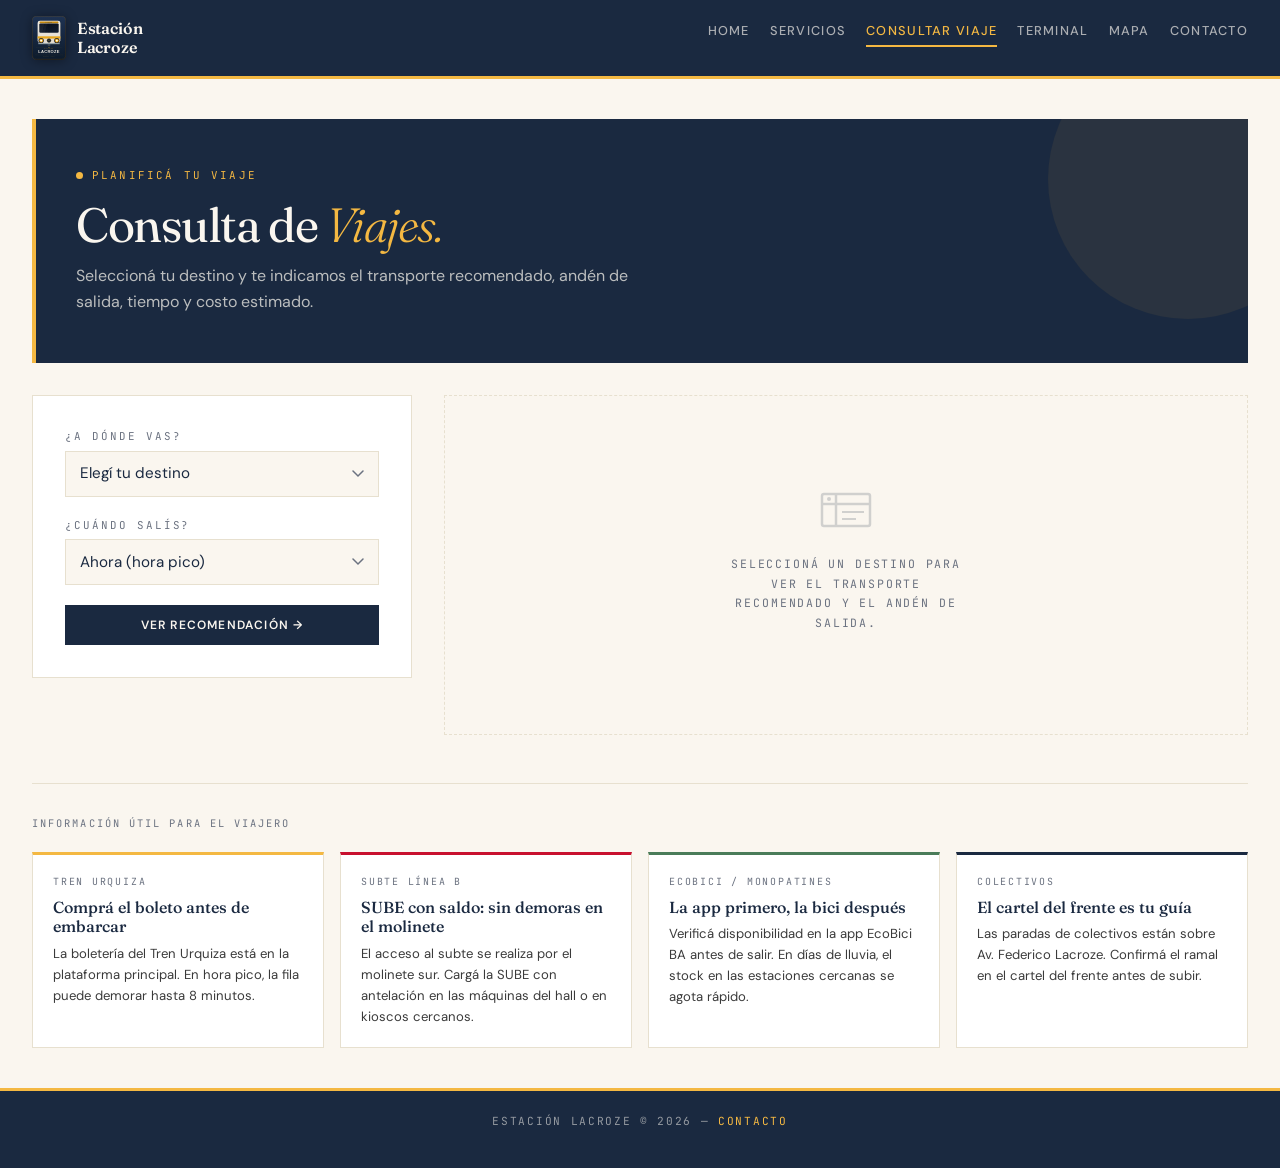
<file: consulta-viajes.html>
<!DOCTYPE html>
<html lang="es">
<head>
    <meta charset="UTF-8">
    <meta name="viewport" content="width=device-width, initial-scale=1.0">
    <title>Consultar Viaje — Estación Lacroze</title>

    <link rel="preconnect" href="https://fonts.googleapis.com">
    <link rel="preconnect" href="https://fonts.gstatic.com" crossorigin>
    <link href="https://fonts.googleapis.com/css2?family=Fraunces:ital,opsz,wght@0,9..144,300;0,9..144,400;0,9..144,500;0,9..144,600;1,9..144,300;1,9..144,400&family=DM+Sans:wght@300;400;500;600&family=JetBrains+Mono:wght@400;500;600&display=swap" rel="stylesheet">
    <link href="https://cdn.jsdelivr.net/npm/bootstrap@5.3.3/dist/css/bootstrap.min.css" rel="stylesheet">
    <link rel="stylesheet" href="css/style.css">

    <style>
        /* ── LAYOUT CONSULTA ── */
        .consulta-layout {
            display: grid;
            grid-template-columns: 380px 1fr;
            gap: 2rem;
            align-items: start;
            margin-top: 2rem;
        }

        /* ── FORMULARIO ── */
        .form-consulta {
            background: #fff;
            border: 1px solid var(--line);
            padding: 2rem;
        }

        .form-consulta label {
            font-family: var(--mono);
            font-size: 0.68rem;
            text-transform: uppercase;
            letter-spacing: 0.18em;
            color: var(--muted);
            display: block;
            margin-bottom: 0.4rem;
        }

        .form-consulta select {
            width: 100%;
            padding: 0.65rem 0.9rem;
            border: 1px solid var(--line);
            background: var(--cream);
            font-family: var(--sans);
            font-size: 0.95rem;
            color: var(--navy);
            outline: none;
            margin-bottom: 1.25rem;
            border-radius: 0;
            appearance: none;
            -webkit-appearance: none;
            background-image: url("data:image/svg+xml,%3Csvg xmlns='http://www.w3.org/2000/svg' width='12' height='8' viewBox='0 0 12 8'%3E%3Cpath d='M1 1l5 5 5-5' stroke='%236B7280' stroke-width='1.5' fill='none' stroke-linecap='round'/%3E%3C/svg%3E");
            background-repeat: no-repeat;
            background-position: right 0.9rem center;
            padding-right: 2.5rem;
            cursor: pointer;
        }

        .form-consulta select:focus {
            border-color: var(--navy);
        }

        .btn-service {
            display: inline-block;
            padding: 0.7rem 1.5rem;
            background: var(--navy);
            color: var(--cream);
            font-family: var(--sans);
            font-size: 0.75rem;
            font-weight: 600;
            text-transform: uppercase;
            letter-spacing: 0.1em;
            text-decoration: none;
            border: none;
            cursor: pointer;
            width: 100%;
            transition: background 0.2s, color 0.2s;
        }

        .btn-service:hover,
        .btn-service:focus {
            background: var(--yellow);
            color: var(--navy);
            outline: none;
        }

        /* ── PANEL DERECHO: ESTADO VACÍO + RESULTADO ── */
        .resultado-panel {
            min-height: 340px;
        }

        /* Estado vacío */
        .estado-vacio {
            border: 1px dashed var(--line);
            display: flex;
            flex-direction: column;
            align-items: center;
            justify-content: center;
            text-align: center;
            padding: 3rem 2rem;
            min-height: 340px;
            gap: 1rem;
        }

        .estado-vacio-icon {
            width: 56px;
            height: 56px;
            opacity: 0.18;
        }

        .estado-vacio p {
            font-family: var(--mono);
            font-size: 0.72rem;
            text-transform: uppercase;
            letter-spacing: 0.16em;
            color: var(--muted);
            line-height: 1.7;
            max-width: 240px;
        }

        /* ── RESULT CARD ── */
        .result-card {
            background: #fff;
            border: 1px solid var(--line);
            border-left: 4px solid var(--result-accent, var(--yellow));
            padding: 2rem;
            opacity: 0;
            transform: translateY(12px);
            transition: opacity 0.35s ease, transform 0.35s ease;
            display: none;
        }

        .result-card.visible {
            opacity: 1;
            transform: translateY(0);
            display: block;
        }

        .result-badge {
            display: inline-block;
            padding: 0.3rem 0.85rem;
            font-family: var(--mono);
            font-size: 0.65rem;
            text-transform: uppercase;
            letter-spacing: 0.18em;
            font-weight: 600;
            color: #fff;
            margin-bottom: 1rem;
            border-radius: 100px;
        }

        .result-transport {
            font-family: var(--serif);
            font-size: 1.8rem;
            font-weight: 500;
            color: var(--navy);
            letter-spacing: -0.02em;
            margin-bottom: 0.25rem;
            line-height: 1.1;
        }

        .result-destino {
            font-family: var(--mono);
            font-size: 0.72rem;
            text-transform: uppercase;
            letter-spacing: 0.14em;
            color: var(--muted);
            margin-bottom: 1.5rem;
        }

        .result-grid {
            display: grid;
            grid-template-columns: repeat(auto-fit, minmax(140px, 1fr));
            gap: 0.85rem;
            margin: 1.25rem 0;
        }

        .result-stat {
            background: var(--cream);
            padding: 1rem;
            border: 1px solid var(--line);
        }

        .result-stat dt {
            font-family: var(--mono);
            font-size: 0.6rem;
            text-transform: uppercase;
            letter-spacing: 0.15em;
            color: var(--muted);
            margin-bottom: 0.4rem;
        }

        .result-stat dd {
            font-family: var(--serif);
            font-size: 1.3rem;
            color: var(--navy);
            font-weight: 500;
            line-height: 1.1;
        }

        .result-platform {
            display: flex;
            align-items: flex-start;
            gap: 0.75rem;
            background: var(--cream);
            border: 1px solid var(--line);
            padding: 1rem;
            margin-bottom: 1rem;
        }

        .result-platform svg {
            flex-shrink: 0;
            margin-top: 2px;
        }

        .result-platform-text {
            font-family: var(--mono);
            font-size: 0.78rem;
            color: var(--navy);
            letter-spacing: 0.05em;
            line-height: 1.5;
        }

        .result-platform-label {
            font-size: 0.62rem;
            text-transform: uppercase;
            letter-spacing: 0.18em;
            color: var(--muted);
            display: block;
            margin-bottom: 0.2rem;
        }

        .result-tip {
            background: var(--cream);
            border-left: 3px solid var(--yellow);
            padding: 0.85rem 1rem;
            font-size: 0.875rem;
            color: var(--ink-soft);
            margin-top: 1rem;
            line-height: 1.6;
        }

        .alert-pico {
            background: #fef7e6;
            border-left: 3px solid var(--yellow-dark, #D99A1F);
            padding: 0.7rem 1rem;
            font-family: var(--mono);
            font-size: 0.72rem;
            text-transform: uppercase;
            letter-spacing: 0.1em;
            color: var(--navy);
            margin-top: 0.75rem;
        }

        /* ── SEPARADOR SECCIÓN CONTEXTO ── */
        .seccion-contexto {
            margin-top: 3rem;
            padding-top: 2rem;
            border-top: 1px solid var(--line);
        }

        .seccion-contexto-label {
            font-family: var(--mono);
            font-size: 0.65rem;
            text-transform: uppercase;
            letter-spacing: 0.2em;
            color: var(--muted);
            margin-bottom: 1.25rem;
        }

        .tips-grid {
            display: grid;
            grid-template-columns: repeat(auto-fit, minmax(200px, 1fr));
            gap: 1rem;
        }

        .tip-item {
            background: #fff;
            border: 1px solid var(--line);
            border-top: 3px solid var(--line);
            padding: 1.25rem;
        }

        .tip-item.amarillo { border-top-color: var(--yellow); }
        .tip-item.rojo     { border-top-color: var(--red); }
        .tip-item.verde    { border-top-color: var(--green); }
        .tip-item.navy     { border-top-color: var(--navy); }

        .tip-item-label {
            font-family: var(--mono);
            font-size: 0.62rem;
            text-transform: uppercase;
            letter-spacing: 0.18em;
            color: var(--muted);
            margin-bottom: 0.5rem;
        }

        .tip-item h3 {
            font-family: var(--serif);
            font-size: 1rem;
            color: var(--navy);
            font-weight: 500;
            margin-bottom: 0.4rem;
            line-height: 1.2;
        }

        .tip-item p {
            font-size: 0.82rem;
            color: var(--ink-soft);
            line-height: 1.6;
            margin-bottom: 0;
        }

        /* ── RESPONSIVE ── */
        @media (max-width: 900px) {
            .consulta-layout {
                grid-template-columns: 1fr;
            }

            .resultado-panel {
                min-height: auto;
            }

            .estado-vacio {
                min-height: 200px;
                padding: 2rem;
            }
        }

        @media (max-width: 600px) {
            .result-grid {
                grid-template-columns: 1fr 1fr;
            }
        }

        /* ── REDUCED MOTION ── */
        @media (prefers-reduced-motion: reduce) {
            .result-card {
                transition: none;
            }

            .hero-eyebrow .pulse {
                animation: none;
            }
        }
    </style>
</head>
<body>

<header>
    <a class="logo" href="index.html">
        <img src="img/logo.svg" alt="Estación Lacroze">
        <span>Estación<br>Lacroze</span>
    </a>
    <nav>
        <ul>
            <li><a href="index.html">Home</a></li>
            <li><a href="servicios.html">Servicios</a></li>
            <li><a href="consulta-viajes.html" class="active">Consultar Viaje</a></li>
            <li><a href="servicios-terminal.html">Terminal</a></li>
            <li><a href="mapa.html">Mapa</a></li>
            <li><a href="contacto.html">Contacto</a></li>
        </ul>
    </nav>
</header>

<main>

    <!-- HERO -->
    <div class="hero">
        <div class="hero-eyebrow"><span class="pulse"></span>Planificá tu viaje</div>
        <h1>Consulta de <em>Viajes.</em></h1>
        <p>Seleccioná tu destino y te indicamos el transporte recomendado, andén de salida, tiempo y costo estimado.</p>
    </div>

    <!-- LAYOUT PRINCIPAL -->
    <div class="consulta-layout">

        <!-- COLUMNA IZQUIERDA: FORMULARIO -->
        <div class="form-consulta">
            <form id="formConsulta" novalidate>

                <label for="destino">¿A dónde vas?</label>
                <select id="destino" name="destino" required>
                    <option value="" disabled selected>Elegí tu destino</option>
                    <option value="microcentro">Microcentro / Centro</option>
                    <option value="palermo">Palermo / Recoleta</option>
                    <option value="villa-crespo">Villa Crespo / Almagro</option>
                    <option value="colegiales">Colegiales / Belgrano</option>
                    <option value="gran-ba">Gran Buenos Aires (General)</option>
                    <option value="jose-leon-suarez">José León Suárez / Lemos</option>
                    <option value="william-morris">William Morris / Del Viso</option>
                    <option value="aeropuerto">Aeropuerto Ezeiza (EZE)</option>
                    <option value="aeroparque">Aeroparque Jorge Newbery (AEP)</option>
                    <option value="cercano">Destino cercano (hasta 3 km)</option>
                    <option value="taxi">Destino personalizado (taxi/remís)</option>
                </select>

                <label for="hora">¿Cuándo salís?</label>
                <select id="hora" name="hora">
                    <option value="pico">Ahora (hora pico)</option>
                    <option value="manana">Mañana temprano (6–9 hs)</option>
                    <option value="mediodia">Mediodía (12–15 hs)</option>
                    <option value="tarde-noche">Tarde-noche (19–23 hs)</option>
                </select>

                <button type="submit" class="btn-service">Ver recomendación →</button>

            </form>
        </div>

        <!-- COLUMNA DERECHA: RESULTADO -->
        <div class="resultado-panel">

            <!-- Estado vacío (visible por defecto) -->
            <div class="estado-vacio" id="estadoVacio">
                <svg class="estado-vacio-icon" viewBox="0 0 56 56" fill="none" xmlns="http://www.w3.org/2000/svg" aria-hidden="true">
                    <rect x="4" y="12" width="48" height="32" rx="2" stroke="#1A2940" stroke-width="2.5"/>
                    <line x1="4" y1="22" x2="52" y2="22" stroke="#1A2940" stroke-width="2.5"/>
                    <line x1="18" y1="12" x2="18" y2="44" stroke="#1A2940" stroke-width="2.5"/>
                    <circle cx="11" cy="17" r="2" fill="#1A2940"/>
                    <line x1="24" y1="30" x2="46" y2="30" stroke="#1A2940" stroke-width="2"/>
                    <line x1="24" y1="37" x2="38" y2="37" stroke="#1A2940" stroke-width="2"/>
                </svg>
                <p>Seleccioná un destino para ver el transporte recomendado y el andén de salida.</p>
            </div>

            <!-- Card de resultado (oculta hasta consulta) -->
            <div class="result-card" id="resultado" style="display:none" aria-live="polite">

                <!-- Badge transporte -->
                <span class="result-badge" id="resBadge"></span>

                <!-- Nombre del transporte -->
                <div class="result-transport" id="resTransport"></div>
                <div class="result-destino" id="resDestino"></div>

                <!-- Andén -->
                <div class="result-platform" id="resPlatform">
                    <svg width="20" height="20" viewBox="0 0 20 20" fill="none" xmlns="http://www.w3.org/2000/svg" aria-hidden="true">
                        <rect x="2" y="4" width="16" height="12" rx="1" stroke="#1A2940" stroke-width="1.5"/>
                        <line x1="2" y1="8" x2="18" y2="8" stroke="#1A2940" stroke-width="1.5"/>
                        <line x1="7" y1="4" x2="7" y2="16" stroke="#1A2940" stroke-width="1.5"/>
                    </svg>
                    <div>
                        <span class="result-platform-label">Andén / Acceso</span>
                        <div class="result-platform-text" id="resPlatformText"></div>
                    </div>
                </div>

                <!-- Grid de estadísticas -->
                <dl class="result-grid">
                    <div class="result-stat">
                        <dt>Tiempo estimado</dt>
                        <dd id="resTime"></dd>
                    </div>
                    <div class="result-stat">
                        <dt>Costo aprox.</dt>
                        <dd id="resCost"></dd>
                    </div>
                </dl>

                <!-- Tip -->
                <div class="result-tip" id="resTip"></div>

                <!-- Aviso hora pico (condicional) -->
                <div class="alert-pico" id="alertPico" style="display:none">
                    ⚑ Servicio con alta demanda. Considerá salir con 10 min de anticipación.
                </div>

            </div>

        </div><!-- /resultado-panel -->

    </div><!-- /consulta-layout -->

    <!-- SECCIÓN CONTEXTUAL: CONSEJOS GENERALES -->
    <div class="seccion-contexto">
        <div class="seccion-contexto-label">Información útil para el viajero</div>
        <div class="tips-grid">
            <div class="tip-item amarillo">
                <div class="tip-item-label">Tren Urquiza</div>
                <h3>Comprá el boleto antes de embarcar</h3>
                <p>La boletería del Tren Urquiza está en la plataforma principal. En hora pico, la fila puede demorar hasta 8 minutos.</p>
            </div>
            <div class="tip-item rojo">
                <div class="tip-item-label">Subte Línea B</div>
                <h3>SUBE con saldo: sin demoras en el molinete</h3>
                <p>El acceso al subte se realiza por el molinete sur. Cargá la SUBE con antelación en las máquinas del hall o en kioscos cercanos.</p>
            </div>
            <div class="tip-item verde">
                <div class="tip-item-label">Ecobici / Monopatines</div>
                <h3>La app primero, la bici después</h3>
                <p>Verificá disponibilidad en la app EcoBici BA antes de salir. En días de lluvia, el stock en las estaciones cercanas se agota rápido.</p>
            </div>
            <div class="tip-item navy">
                <div class="tip-item-label">Colectivos</div>
                <h3>El cartel del frente es tu guía</h3>
                <p>Las paradas de colectivos están sobre Av. Federico Lacroze. Confirmá el ramal en el cartel del frente antes de subir.</p>
            </div>
        </div>
    </div>

</main>

<footer>
    <p>Estación Lacroze &copy; 2026 &mdash; <a href="contacto.html">Contacto</a></p>
</footer>

<script src="https://cdn.jsdelivr.net/npm/bootstrap@5.3.3/dist/js/bootstrap.bundle.min.js"></script>

<script>
    const tripData = {
        microcentro: {
            label: 'Microcentro / Centro',
            transport: 'Subte Línea B',
            platform: 'Molinete sur — Acceso Subte',
            time: 23,
            cost: 250,
            accent: '#C8102E',
            tip: 'Dirección Leandro N. Alem. Frecuencia cada 5 min en hora pico.'
        },
        palermo: {
            label: 'Palermo / Recoleta',
            transport: 'Subte Línea B → transborde D',
            platform: 'Molinete sur — Acceso Subte',
            time: 32,
            cost: 250,
            accent: '#C8102E',
            tip: 'Bajá en Carlos Pellegrini y transbordá a la Línea D dirección Congreso de Tucumán.'
        },
        'villa-crespo': {
            label: 'Villa Crespo / Almagro',
            transport: 'Colectivo Líneas 39 / 65',
            platform: 'Parada colectivos — Av. Federico Lacroze',
            time: 18,
            cost: 250,
            accent: '#1A2940',
            tip: 'Línea 39 hacia Constitución o Línea 65 hacia Palermo.'
        },
        colegiales: {
            label: 'Colegiales / Belgrano',
            transport: 'Colectivo Líneas 42 / 151',
            platform: 'Parada colectivos — Av. Federico Lacroze (norte)',
            time: 12,
            cost: 250,
            accent: '#1A2940',
            tip: 'Múltiples líneas frecuentes hacia el norte. Verificá el cartel del colectivo.'
        },
        'gran-ba': {
            label: 'Gran Buenos Aires (General)',
            transport: 'Tren Urquiza',
            platform: 'Andén 1 o 2 — Plataforma Tren Urquiza',
            time: 45,
            cost: 350,
            accent: '#F4B842',
            tip: 'Consultá el cuadro de destinos en la pantalla del andén. Comprá el boleto en boletería.'
        },
        'jose-leon-suarez': {
            label: 'José León Suárez / Lemos',
            transport: 'Tren Urquiza',
            platform: 'Andén 1 — Plataforma Tren Urquiza',
            time: 38,
            cost: 350,
            accent: '#F4B842',
            tip: 'Ramal José León Suárez. Sale cada 20 min en hora pico.'
        },
        'william-morris': {
            label: 'William Morris / Del Viso',
            transport: 'Tren Urquiza',
            platform: 'Andén 2 — Plataforma Tren Urquiza',
            time: 55,
            cost: 350,
            accent: '#F4B842',
            tip: 'Ramal Migueletes o Del Viso. Verificar destino en pantalla del andén.'
        },
        aeropuerto: {
            label: 'Aeropuerto Ezeiza (EZE)',
            transport: 'Tren Urquiza → combinaciones',
            platform: 'Andén 1 — Plataforma Tren Urquiza',
            time: 90,
            cost: 3500,
            accent: '#F4B842',
            tip: 'Tren hasta Once, luego Aeropuerto Express o colectivo Ezeiza desde Liniers.'
        },
        aeroparque: {
            label: 'Aeroparque Jorge Newbery (AEP)',
            transport: 'Subte Línea B → taxi',
            platform: 'Molinete sur — Acceso Subte',
            time: 40,
            cost: 1200,
            accent: '#C8102E',
            tip: 'Bajá en Pasteur o Pueyrredón, tomá taxi hasta Aeroparque (~$900 adicionales).'
        },
        cercano: {
            label: 'Destino cercano (hasta 3 km)',
            transport: 'Ecobici / Monopatín eléctrico',
            platform: 'Estación Ecobici — Salida norte (Av. Lacroze)',
            time: 12,
            cost: 0,
            accent: '#4A7C59',
            tip: 'Gratis con SUBE o la app EcoBici BA. Ideal para distancias cortas en clima templado.'
        },
        taxi: {
            label: 'Destino personalizado (taxi/remís)',
            transport: 'Taxi / Remís oficial',
            platform: 'Parada oficial taxis — Lateral norte de la estación',
            time: null,
            cost: null,
            accent: '#4A6FA5',
            tip: 'Tarifa según taxímetro. Parada con control de tarifas. Pedí siempre comprobante.'
        }
    };

    const form        = document.getElementById('formConsulta');
    const selectDest  = document.getElementById('destino');
    const selectHora  = document.getElementById('hora');
    const estadoVacio = document.getElementById('estadoVacio');
    const resultado   = document.getElementById('resultado');
    const alertPico   = document.getElementById('alertPico');

    form.addEventListener('submit', function (e) {
        e.preventDefault();

        const key  = selectDest.value;
        const hora = selectHora.value;

        if (!key) {
            selectDest.focus();
            return;
        }

        const trip = tripData[key];
        if (!trip) return;

        // Formatear valores
        const timeStr = trip.time === null
            ? 'Variable según tráfico'
            : trip.time + ' min';

        let costStr;
        if (trip.cost === null) {
            costStr = 'Según taxímetro';
        } else if (trip.cost === 0) {
            costStr = 'Gratuito';
        } else {
            costStr = '$' + trip.cost.toLocaleString('es-AR');
        }

        // Inyectar datos
        document.getElementById('resBadge').textContent      = trip.transport;
        document.getElementById('resBadge').style.background = trip.accent;
        document.getElementById('resTransport').textContent  = trip.transport;
        document.getElementById('resDestino').textContent    = 'Destino: ' + trip.label;
        document.getElementById('resPlatformText').textContent = trip.platform;
        document.getElementById('resTime').textContent       = timeStr;
        document.getElementById('resCost').textContent       = costStr;
        document.getElementById('resTip').textContent        = trip.tip;

        // Color del borde izquierdo de la card
        resultado.style.setProperty('--result-accent', trip.accent);

        // Alerta hora pico
        const esPico = hora === 'pico' || hora === 'tarde-noche';
        alertPico.style.display = esPico ? 'block' : 'none';

        // Mostrar resultado, ocultar vacío
        estadoVacio.style.display = 'none';

        // Resetear animación
        resultado.style.display = 'block';
        resultado.classList.remove('visible');

        // Forzar reflow para que la transición se dispare
        void resultado.offsetWidth;
        resultado.classList.add('visible');

        // Scroll suave al resultado en mobile
        if (window.innerWidth <= 900) {
            resultado.scrollIntoView({ behavior: 'smooth', block: 'start' });
        }
    });
</script>

</body>
</html>
</file>
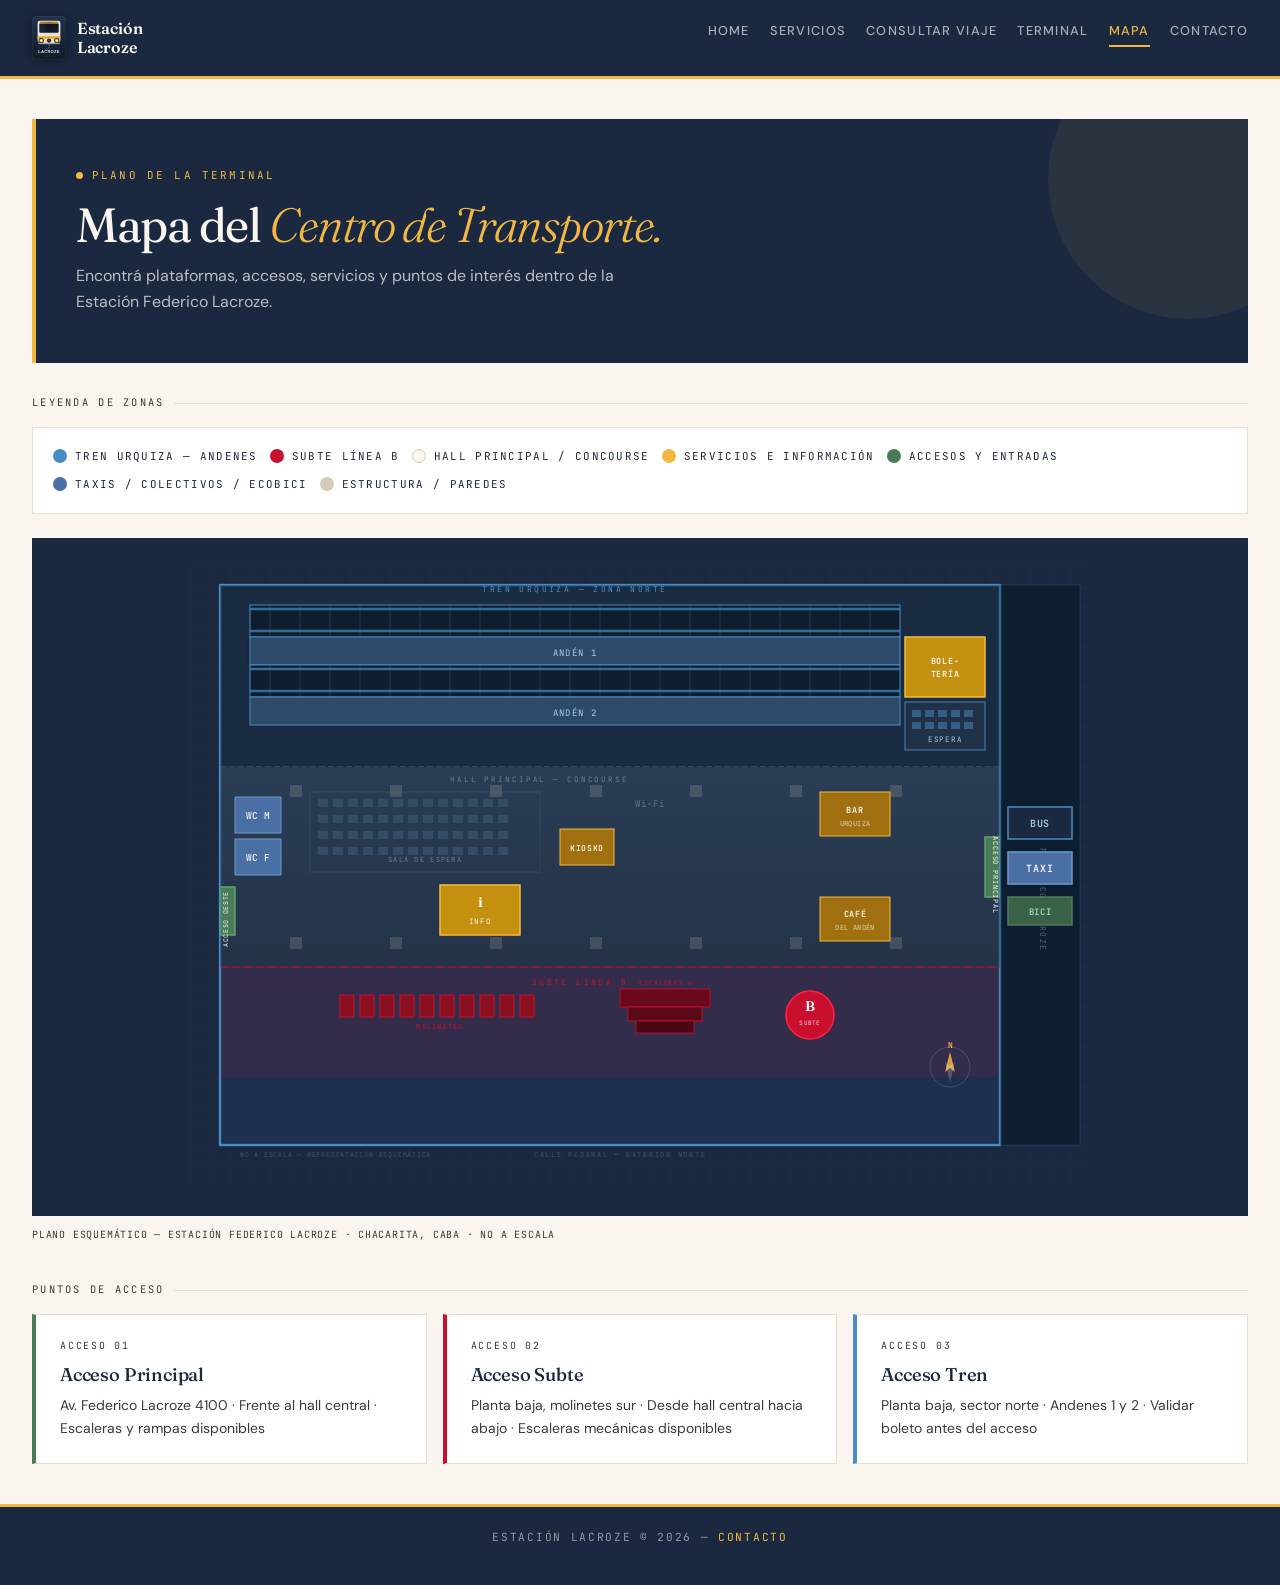
<file: mapa.html>
<!DOCTYPE html>
<html lang="es">
<head>
    <meta charset="UTF-8">
    <meta name="viewport" content="width=device-width, initial-scale=1.0">
    <title>Mapa — Estación Lacroze</title>
    <link rel="preconnect" href="https://fonts.googleapis.com">
    <link rel="preconnect" href="https://fonts.gstatic.com" crossorigin>
    <link href="https://fonts.googleapis.com/css2?family=Fraunces:ital,opsz,wght@0,9..144,300;0,9..144,400;0,9..144,500;0,9..144,600;1,9..144,300;1,9..144,400&family=DM+Sans:wght@300;400;500;600&family=JetBrains+Mono:wght@400;500;600&display=swap" rel="stylesheet">
    <link href="https://cdn.jsdelivr.net/npm/bootstrap@5.3.3/dist/css/bootstrap.min.css" rel="stylesheet">
    <link rel="stylesheet" href="css/style.css">
    <style>
        /* ── MAPA PAGE ── */
        .map-section {
            margin-top: 2rem;
        }

        .map-section-label {
            font-family: var(--mono);
            font-size: 0.65rem;
            text-transform: uppercase;
            letter-spacing: 0.22em;
            color: var(--ink-soft);
            margin-bottom: 1rem;
            display: flex;
            align-items: center;
            gap: 0.6rem;
        }

        .map-section-label::after {
            content: '';
            flex: 1;
            height: 1px;
            background: var(--line);
        }

        /* ── LEYENDA ── */
        .map-legend {
            display: flex;
            flex-wrap: wrap;
            gap: 0.75rem;
            margin-bottom: 1.5rem;
            padding: 1.25rem;
            background: #fff;
            border: 1px solid var(--line);
        }

        .map-legend-item {
            display: flex;
            align-items: center;
            gap: 0.5rem;
            font-family: var(--mono);
            font-size: 0.68rem;
            text-transform: uppercase;
            letter-spacing: 0.12em;
            color: var(--navy);
        }

        .legend-dot {
            width: 14px;
            height: 14px;
            border-radius: 50%;
            flex-shrink: 0;
        }

        /* ── CONTENEDOR MAPA ── */
        .map-container-wrap {
            background: var(--navy);
            border: 1px solid var(--navy);
            padding: 1.75rem 1.5rem;
            margin-top: 1rem;
            overflow-x: auto;
            position: relative;
        }

        .map-container-wrap svg {
            display: block;
            width: 100%;
            max-width: 900px;
            margin: 0 auto;
            min-width: 600px;
        }

        /* ── TOOLTIP ── */
        .map-tooltip {
            position: fixed;
            background: var(--navy);
            color: var(--cream);
            padding: 0.6rem 0.9rem;
            font-family: var(--mono);
            font-size: 0.68rem;
            letter-spacing: 0.05em;
            line-height: 1.55;
            pointer-events: none;
            z-index: 1000;
            max-width: 240px;
            display: none;
            border-left: 3px solid var(--yellow);
            box-shadow: 0 4px 16px rgba(0,0,0,0.25);
        }

        .map-zone {
            cursor: pointer;
        }

        .map-zone:hover rect,
        .map-zone:hover polygon,
        .map-zone:hover path {
            opacity: 0.82;
        }

        /* ── CARDS DE ACCESO ── */
        .access-card {
            background: #fff;
            border: 1px solid var(--line);
            padding: 1.5rem;
            height: 100%;
            border-left-width: 4px;
        }

        .access-card-eyebrow {
            font-family: var(--mono);
            font-size: 0.62rem;
            text-transform: uppercase;
            letter-spacing: 0.18em;
            color: var(--ink-soft);
            margin-bottom: 0.65rem;
        }

        .access-card h3 {
            font-family: var(--serif);
            font-size: 1.15rem;
            color: var(--navy);
            font-weight: 500;
            letter-spacing: -0.01em;
            margin-bottom: 0.55rem;
            line-height: 1.15;
        }

        .access-card p {
            font-size: 0.875rem;
            color: var(--ink-soft);
            line-height: 1.6;
            margin-bottom: 0;
        }

        /* ── NOTA TÉCNICA ── */
        .map-footnote {
            font-family: var(--mono);
            font-size: 0.62rem;
            color: var(--ink-soft);
            letter-spacing: 0.08em;
            margin-top: 0.75rem;
            text-transform: uppercase;
        }

        /* ── RESPONSIVE HERO ── */
        @media (max-width: 600px) {
            .map-container-wrap {
                padding: 1rem 0.75rem;
            }
        }
    </style>
</head>
<body>
    <header>
        <a class="logo" href="index.html">
            <img src="img/logo.svg" alt="Estación Lacroze">
            <span>Estación<br>Lacroze</span>
        </a>
        <nav>
            <ul>
                <li><a href="index.html">Home</a></li>
                <li><a href="servicios.html">Servicios</a></li>
                <li><a href="consulta-viajes.html">Consultar Viaje</a></li>
                <li><a href="servicios-terminal.html">Terminal</a></li>
                <li><a href="mapa.html" class="active">Mapa</a></li>
                <li><a href="contacto.html">Contacto</a></li>
            </ul>
        </nav>
    </header>

    <main>
        <!-- HERO -->
        <div class="hero">
            <div class="hero-eyebrow"><span class="pulse"></span>Plano de la terminal</div>
            <h1>Mapa del <em>Centro de Transporte.</em></h1>
            <p>Encontrá plataformas, accesos, servicios y puntos de interés dentro de la Estación Federico Lacroze.</p>
        </div>

        <!-- LEYENDA -->
        <div class="map-section">
            <div class="map-section-label">Leyenda de zonas</div>

            <div class="map-legend">
                <div class="map-legend-item">
                    <span class="legend-dot" style="background:#4A8CC4;"></span>
                    <span>Tren Urquiza — Andenes</span>
                </div>
                <div class="map-legend-item">
                    <span class="legend-dot" style="background:#C8102E;"></span>
                    <span>Subte Línea B</span>
                </div>
                <div class="map-legend-item">
                    <span class="legend-dot" style="background:#FAF6EF; border:1.5px solid #D4CBB8;"></span>
                    <span>Hall Principal / Concourse</span>
                </div>
                <div class="map-legend-item">
                    <span class="legend-dot" style="background:#F4B842;"></span>
                    <span>Servicios e Información</span>
                </div>
                <div class="map-legend-item">
                    <span class="legend-dot" style="background:#4A7C59;"></span>
                    <span>Accesos y Entradas</span>
                </div>
                <div class="map-legend-item">
                    <span class="legend-dot" style="background:#4A6FA5;"></span>
                    <span>Taxis / Colectivos / Ecobici</span>
                </div>
                <div class="map-legend-item">
                    <span class="legend-dot" style="background:#D4CBB8;"></span>
                    <span>Estructura / Paredes</span>
                </div>
            </div>

            <!-- CONTENEDOR MAPA SVG (fondo navy = riesgo estético blueprint) -->
            <div class="map-container-wrap">
                <svg viewBox="0 0 900 620" xmlns="http://www.w3.org/2000/svg" role="img" aria-label="Plano esquemático de la Estación Federico Lacroze">
                    <title>Plano esquemático — Estación Federico Lacroze</title>
                    <defs>
                        <!-- Patrón de grilla blueprint sutil -->
                        <pattern id="grid" width="20" height="20" patternUnits="userSpaceOnUse">
                            <path d="M 20 0 L 0 0 0 20" fill="none" stroke="rgba(255,255,255,0.04)" stroke-width="0.5"/>
                        </pattern>
                        <!-- Hatch para andenes -->
                        <pattern id="hatch-anden" width="6" height="6" patternUnits="userSpaceOnUse" patternTransform="rotate(45)">
                            <line x1="0" y1="0" x2="0" y2="6" stroke="rgba(74,140,196,0.35)" stroke-width="2"/>
                        </pattern>
                        <!-- Gradiente para hall -->
                        <linearGradient id="hallGrad" x1="0" y1="0" x2="0" y2="1">
                            <stop offset="0%" stop-color="#2A3D55"/>
                            <stop offset="100%" stop-color="#243348"/>
                        </linearGradient>
                        <!-- Sombra suave -->
                        <filter id="shadow" x="-5%" y="-5%" width="110%" height="110%">
                            <feDropShadow dx="0" dy="1" stdDeviation="2" flood-color="rgba(0,0,0,0.4)"/>
                        </filter>
                    </defs>

                    <!-- FONDO GENERAL BLUEPRINT -->
                    <rect width="900" height="620" fill="url(#grid)"/>

                    <!-- ══════════════════════════════════════════
                         PERÍMETRO EXTERIOR DEL EDIFICIO
                    ══════════════════════════════════════════ -->
                    <rect x="30" y="18" width="780" height="560"
                          fill="#1E3050" stroke="#4A8CC4" stroke-width="2" rx="0"/>

                    <!-- ══════════════════════════════════════════
                         ZONA NORTE — TREN URQUIZA (y=18 a y=200)
                    ══════════════════════════════════════════ -->
                    <!-- Fondo zona norte -->
                    <rect x="30" y="18" width="780" height="182"
                          fill="#1A2C42" stroke="none"/>

                    <!-- Vía 1 (norte) -->
                    <rect x="60" y="38" width="650" height="32"
                          fill="#0F1E2E" stroke="#4A8CC4" stroke-width="1"/>
                    <!-- Rieles vía 1 -->
                    <line x1="60" y1="42" x2="710" y2="42" stroke="#4A8CC4" stroke-width="2.5" opacity="0.7"/>
                    <line x1="60" y1="64" x2="710" y2="64" stroke="#4A8CC4" stroke-width="2.5" opacity="0.7"/>
                    <!-- Durmientes vía 1 -->
                    <line x1="80"  y1="38" x2="80"  y2="70" stroke="#4A8CC4" stroke-width="0.8" opacity="0.3"/>
                    <line x1="110" y1="38" x2="110" y2="70" stroke="#4A8CC4" stroke-width="0.8" opacity="0.3"/>
                    <line x1="140" y1="38" x2="140" y2="70" stroke="#4A8CC4" stroke-width="0.8" opacity="0.3"/>
                    <line x1="170" y1="38" x2="170" y2="70" stroke="#4A8CC4" stroke-width="0.8" opacity="0.3"/>
                    <line x1="200" y1="38" x2="200" y2="70" stroke="#4A8CC4" stroke-width="0.8" opacity="0.3"/>
                    <line x1="230" y1="38" x2="230" y2="70" stroke="#4A8CC4" stroke-width="0.8" opacity="0.3"/>
                    <line x1="260" y1="38" x2="260" y2="70" stroke="#4A8CC4" stroke-width="0.8" opacity="0.3"/>
                    <line x1="290" y1="38" x2="290" y2="70" stroke="#4A8CC4" stroke-width="0.8" opacity="0.3"/>
                    <line x1="320" y1="38" x2="320" y2="70" stroke="#4A8CC4" stroke-width="0.8" opacity="0.3"/>
                    <line x1="350" y1="38" x2="350" y2="70" stroke="#4A8CC4" stroke-width="0.8" opacity="0.3"/>
                    <line x1="380" y1="38" x2="380" y2="70" stroke="#4A8CC4" stroke-width="0.8" opacity="0.3"/>
                    <line x1="410" y1="38" x2="410" y2="70" stroke="#4A8CC4" stroke-width="0.8" opacity="0.3"/>
                    <line x1="440" y1="38" x2="440" y2="70" stroke="#4A8CC4" stroke-width="0.8" opacity="0.3"/>
                    <line x1="470" y1="38" x2="470" y2="70" stroke="#4A8CC4" stroke-width="0.8" opacity="0.3"/>
                    <line x1="500" y1="38" x2="500" y2="70" stroke="#4A8CC4" stroke-width="0.8" opacity="0.3"/>
                    <line x1="530" y1="38" x2="530" y2="70" stroke="#4A8CC4" stroke-width="0.8" opacity="0.3"/>
                    <line x1="560" y1="38" x2="560" y2="70" stroke="#4A8CC4" stroke-width="0.8" opacity="0.3"/>
                    <line x1="590" y1="38" x2="590" y2="70" stroke="#4A8CC4" stroke-width="0.8" opacity="0.3"/>
                    <line x1="620" y1="38" x2="620" y2="70" stroke="#4A8CC4" stroke-width="0.8" opacity="0.3"/>
                    <line x1="650" y1="38" x2="650" y2="70" stroke="#4A8CC4" stroke-width="0.8" opacity="0.3"/>
                    <line x1="680" y1="38" x2="680" y2="70" stroke="#4A8CC4" stroke-width="0.8" opacity="0.3"/>

                    <!-- Andén 1 (entre vía 1 y borde norte exterior) -->
                    <g class="map-zone" data-info="Andén 1 — Tren Urquiza · Ramales hacia José León Suárez y Lemos">
                        <rect x="60" y="70" width="650" height="28"
                              fill="#2D4A6A" stroke="#4A8CC4" stroke-width="1" filter="url(#shadow)"/>
                        <text x="385" y="89" text-anchor="middle" font-family="'JetBrains Mono', monospace"
                              font-size="9" fill="#A8C8E8" letter-spacing="0.15em" text-decoration="none">ANDÉN 1</text>
                    </g>

                    <!-- Vía 2 -->
                    <rect x="60" y="98" width="650" height="32"
                          fill="#0F1E2E" stroke="#4A8CC4" stroke-width="1"/>
                    <line x1="60" y1="102" x2="710" y2="102" stroke="#4A8CC4" stroke-width="2.5" opacity="0.7"/>
                    <line x1="60" y1="124" x2="710" y2="124" stroke="#4A8CC4" stroke-width="2.5" opacity="0.7"/>
                    <!-- Durmientes vía 2 (cada 30px) -->
                    <line x1="80"  y1="98" x2="80"  y2="130" stroke="#4A8CC4" stroke-width="0.8" opacity="0.3"/>
                    <line x1="110" y1="98" x2="110" y2="130" stroke="#4A8CC4" stroke-width="0.8" opacity="0.3"/>
                    <line x1="140" y1="98" x2="140" y2="130" stroke="#4A8CC4" stroke-width="0.8" opacity="0.3"/>
                    <line x1="170" y1="98" x2="170" y2="130" stroke="#4A8CC4" stroke-width="0.8" opacity="0.3"/>
                    <line x1="200" y1="98" x2="200" y2="130" stroke="#4A8CC4" stroke-width="0.8" opacity="0.3"/>
                    <line x1="230" y1="98" x2="230" y2="130" stroke="#4A8CC4" stroke-width="0.8" opacity="0.3"/>
                    <line x1="260" y1="98" x2="260" y2="130" stroke="#4A8CC4" stroke-width="0.8" opacity="0.3"/>
                    <line x1="290" y1="98" x2="290" y2="130" stroke="#4A8CC4" stroke-width="0.8" opacity="0.3"/>
                    <line x1="320" y1="98" x2="320" y2="130" stroke="#4A8CC4" stroke-width="0.8" opacity="0.3"/>
                    <line x1="350" y1="98" x2="350" y2="130" stroke="#4A8CC4" stroke-width="0.8" opacity="0.3"/>
                    <line x1="380" y1="98" x2="380" y2="130" stroke="#4A8CC4" stroke-width="0.8" opacity="0.3"/>
                    <line x1="410" y1="98" x2="410" y2="130" stroke="#4A8CC4" stroke-width="0.8" opacity="0.3"/>
                    <line x1="440" y1="98" x2="440" y2="130" stroke="#4A8CC4" stroke-width="0.8" opacity="0.3"/>
                    <line x1="470" y1="98" x2="470" y2="130" stroke="#4A8CC4" stroke-width="0.8" opacity="0.3"/>
                    <line x1="500" y1="98" x2="500" y2="130" stroke="#4A8CC4" stroke-width="0.8" opacity="0.3"/>
                    <line x1="530" y1="98" x2="530" y2="130" stroke="#4A8CC4" stroke-width="0.8" opacity="0.3"/>
                    <line x1="560" y1="98" x2="560" y2="130" stroke="#4A8CC4" stroke-width="0.8" opacity="0.3"/>
                    <line x1="590" y1="98" x2="590" y2="130" stroke="#4A8CC4" stroke-width="0.8" opacity="0.3"/>
                    <line x1="620" y1="98" x2="620" y2="130" stroke="#4A8CC4" stroke-width="0.8" opacity="0.3"/>
                    <line x1="650" y1="98" x2="650" y2="130" stroke="#4A8CC4" stroke-width="0.8" opacity="0.3"/>
                    <line x1="680" y1="98" x2="680" y2="130" stroke="#4A8CC4" stroke-width="0.8" opacity="0.3"/>

                    <!-- Andén 2 (entre vías) -->
                    <g class="map-zone" data-info="Andén 2 — Tren Urquiza · Ramales hacia William Morris y Del Viso">
                        <rect x="60" y="130" width="650" height="28"
                              fill="#2D4A6A" stroke="#4A8CC4" stroke-width="1"/>
                        <text x="385" y="149" text-anchor="middle" font-family="'JetBrains Mono', monospace"
                              font-size="9" fill="#A8C8E8" letter-spacing="0.15em">ANDÉN 2</text>
                    </g>

                    <!-- Boletería (extremo oeste zona norte) -->
                    <g class="map-zone" data-info="Boletería Tren Urquiza · Lun-Dom 05:00–23:00 hs · Efectivo y tarjeta">
                        <rect x="715" y="70" width="80" height="60"
                              fill="#C49010" stroke="#F4B842" stroke-width="1.5"/>
                        <text x="755" y="97" text-anchor="middle" font-family="'JetBrains Mono', monospace"
                              font-size="8.5" fill="#FAF6EF" font-weight="600" letter-spacing="0.08em">BOLE-</text>
                        <text x="755" y="110" text-anchor="middle" font-family="'JetBrains Mono', monospace"
                              font-size="8.5" fill="#FAF6EF" font-weight="600" letter-spacing="0.08em">TERÍA</text>
                    </g>

                    <!-- Sala de espera norte -->
                    <g class="map-zone" data-info="Sala de Espera · Acceso libre 24 hs · Asientos con carga USB">
                        <rect x="715" y="135" width="80" height="48"
                              fill="#223348" stroke="#4A8CC4" stroke-width="1" opacity="0.9"/>
                        <!-- sillas esquematizadas -->
                        <rect x="722" y="143" width="9" height="7" fill="#4A8CC4" opacity="0.5"/>
                        <rect x="735" y="143" width="9" height="7" fill="#4A8CC4" opacity="0.5"/>
                        <rect x="748" y="143" width="9" height="7" fill="#4A8CC4" opacity="0.5"/>
                        <rect x="761" y="143" width="9" height="7" fill="#4A8CC4" opacity="0.5"/>
                        <rect x="774" y="143" width="9" height="7" fill="#4A8CC4" opacity="0.5"/>
                        <rect x="722" y="155" width="9" height="7" fill="#4A8CC4" opacity="0.5"/>
                        <rect x="735" y="155" width="9" height="7" fill="#4A8CC4" opacity="0.5"/>
                        <rect x="748" y="155" width="9" height="7" fill="#4A8CC4" opacity="0.5"/>
                        <rect x="761" y="155" width="9" height="7" fill="#4A8CC4" opacity="0.5"/>
                        <rect x="774" y="155" width="9" height="7" fill="#4A8CC4" opacity="0.5"/>
                        <text x="755" y="175" text-anchor="middle" font-family="'JetBrains Mono', monospace"
                              font-size="7.5" fill="#A8C8E8" letter-spacing="0.1em">ESPERA</text>
                    </g>

                    <!-- Etiqueta zona Tren Urquiza -->
                    <text x="385" y="25" text-anchor="middle" font-family="'JetBrains Mono', monospace"
                          font-size="8" fill="#4A8CC4" letter-spacing="0.3em" text-transform="uppercase">TREN URQUIZA — ZONA NORTE</text>

                    <!-- Divisor norte / hall -->
                    <line x1="30" y1="200" x2="810" y2="200" stroke="#4A8CC4" stroke-width="1.5" stroke-dasharray="6 3" opacity="0.4"/>

                    <!-- ══════════════════════════════════════════
                         ZONA CENTRAL — HALL PRINCIPAL (y=200 a y=400)
                    ══════════════════════════════════════════ -->
                    <rect x="30" y="200" width="780" height="200"
                          fill="url(#hallGrad)" stroke="none"/>

                    <!-- Columnas estructurales -->
                    <rect x="100" y="218" width="12" height="12" fill="#D4CBB8" opacity="0.18"/>
                    <rect x="200" y="218" width="12" height="12" fill="#D4CBB8" opacity="0.18"/>
                    <rect x="300" y="218" width="12" height="12" fill="#D4CBB8" opacity="0.18"/>
                    <rect x="400" y="218" width="12" height="12" fill="#D4CBB8" opacity="0.18"/>
                    <rect x="500" y="218" width="12" height="12" fill="#D4CBB8" opacity="0.18"/>
                    <rect x="600" y="218" width="12" height="12" fill="#D4CBB8" opacity="0.18"/>
                    <rect x="700" y="218" width="12" height="12" fill="#D4CBB8" opacity="0.18"/>
                    <rect x="100" y="370" width="12" height="12" fill="#D4CBB8" opacity="0.18"/>
                    <rect x="200" y="370" width="12" height="12" fill="#D4CBB8" opacity="0.18"/>
                    <rect x="300" y="370" width="12" height="12" fill="#D4CBB8" opacity="0.18"/>
                    <rect x="400" y="370" width="12" height="12" fill="#D4CBB8" opacity="0.18"/>
                    <rect x="500" y="370" width="12" height="12" fill="#D4CBB8" opacity="0.18"/>
                    <rect x="600" y="370" width="12" height="12" fill="#D4CBB8" opacity="0.18"/>
                    <rect x="700" y="370" width="12" height="12" fill="#D4CBB8" opacity="0.18"/>

                    <!-- Etiqueta hall -->
                    <text x="260" y="215" font-family="'JetBrains Mono', monospace"
                          font-size="7.5" fill="rgba(250,246,239,0.35)" letter-spacing="0.25em">HALL PRINCIPAL — CONCOURSE</text>

                    <!-- Baños M -->
                    <g class="map-zone" data-info="Baños Públicos · Gratuitos · 05:00–23:30 hs · Accesibles">
                        <rect x="45" y="230" width="46" height="36"
                              fill="#4A6FA5" stroke="#6B9AC4" stroke-width="1"/>
                        <text x="68" y="252" text-anchor="middle" font-family="'JetBrains Mono', monospace"
                              font-size="9.5" fill="#FAF6EF" font-weight="500">WC M</text>
                    </g>

                    <!-- Baños F -->
                    <g class="map-zone" data-info="Baños Públicos · Gratuitos · 05:00–23:30 hs · Accesibles">
                        <rect x="45" y="272" width="46" height="36"
                              fill="#4A6FA5" stroke="#6B9AC4" stroke-width="1"/>
                        <text x="68" y="294" text-anchor="middle" font-family="'JetBrains Mono', monospace"
                              font-size="9.5" fill="#FAF6EF" font-weight="500">WC F</text>
                    </g>

                    <!-- Bar Urquiza (noreste del hall) -->
                    <g class="map-zone" data-info="Bar Urquiza · 05:30–22:00 hs · Menú del día y café">
                        <rect x="630" y="225" width="70" height="44"
                              fill="#A07010" stroke="#F4B842" stroke-width="1"/>
                        <text x="665" y="246" text-anchor="middle" font-family="'JetBrains Mono', monospace"
                              font-size="8.5" fill="#FAF6EF" font-weight="600" letter-spacing="0.08em">BAR</text>
                        <text x="665" y="259" text-anchor="middle" font-family="'JetBrains Mono', monospace"
                              font-size="7" fill="rgba(250,246,239,0.7)" letter-spacing="0.05em">URQUIZA</text>
                    </g>

                    <!-- Café del Andén (sureste del hall) -->
                    <g class="map-zone" data-info="Café del Andén · 06:00–21:00 hs · Café, sándwiches y snacks">
                        <rect x="630" y="330" width="70" height="44"
                              fill="#A07010" stroke="#F4B842" stroke-width="1"/>
                        <text x="665" y="350" text-anchor="middle" font-family="'JetBrains Mono', monospace"
                              font-size="8.5" fill="#FAF6EF" font-weight="600" letter-spacing="0.08em">CAFÉ</text>
                        <text x="665" y="363" text-anchor="middle" font-family="'JetBrains Mono', monospace"
                              font-size="7" fill="rgba(250,246,239,0.7)" letter-spacing="0.05em">DEL ANDÉN</text>
                    </g>

                    <!-- Kiosco -->
                    <g class="map-zone" data-info="Kiosco Central · 00:00–24:00 hs (24 horas)">
                        <rect x="370" y="262" width="54" height="36"
                              fill="#A07010" stroke="#F4B842" stroke-width="1"/>
                        <text x="397" y="284" text-anchor="middle" font-family="'JetBrains Mono', monospace"
                              font-size="8" fill="#FAF6EF" font-weight="600" letter-spacing="0.08em">KIOSKO</text>
                    </g>

                    <!-- Oficina de Información -->
                    <g class="map-zone" data-info="Oficina de Información · Lun-Vie 06-22 hs · Sáb-Dom 07-20 hs">
                        <rect x="250" y="318" width="80" height="50"
                              fill="#C49010" stroke="#F4B842" stroke-width="1.5"/>
                        <text x="290" y="340" text-anchor="middle" font-family="'JetBrains Mono', monospace"
                              font-size="13" fill="#FAF6EF">ℹ</text>
                        <text x="290" y="357" text-anchor="middle" font-family="'JetBrains Mono', monospace"
                              font-size="7.5" fill="#FAF6EF" letter-spacing="0.1em">INFO</text>
                    </g>

                    <!-- Sala de espera con sillas -->
                    <g class="map-zone" data-info="Sala de Espera · Acceso libre 24 hs · Asientos con carga USB">
                        <rect x="120" y="225" width="230" height="80" fill="none" stroke="rgba(255,255,255,0.07)" stroke-width="1"/>
                        <!-- Fila de sillas 1 -->
                        <rect x="128" y="232" width="10" height="8" fill="#3A5470" opacity="0.7"/>
                        <rect x="143" y="232" width="10" height="8" fill="#3A5470" opacity="0.7"/>
                        <rect x="158" y="232" width="10" height="8" fill="#3A5470" opacity="0.7"/>
                        <rect x="173" y="232" width="10" height="8" fill="#3A5470" opacity="0.7"/>
                        <rect x="188" y="232" width="10" height="8" fill="#3A5470" opacity="0.7"/>
                        <rect x="203" y="232" width="10" height="8" fill="#3A5470" opacity="0.7"/>
                        <rect x="218" y="232" width="10" height="8" fill="#3A5470" opacity="0.7"/>
                        <rect x="233" y="232" width="10" height="8" fill="#3A5470" opacity="0.7"/>
                        <rect x="248" y="232" width="10" height="8" fill="#3A5470" opacity="0.7"/>
                        <rect x="263" y="232" width="10" height="8" fill="#3A5470" opacity="0.7"/>
                        <rect x="278" y="232" width="10" height="8" fill="#3A5470" opacity="0.7"/>
                        <rect x="293" y="232" width="10" height="8" fill="#3A5470" opacity="0.7"/>
                        <rect x="308" y="232" width="10" height="8" fill="#3A5470" opacity="0.7"/>
                        <!-- Fila de sillas 2 -->
                        <rect x="128" y="248" width="10" height="8" fill="#3A5470" opacity="0.7"/>
                        <rect x="143" y="248" width="10" height="8" fill="#3A5470" opacity="0.7"/>
                        <rect x="158" y="248" width="10" height="8" fill="#3A5470" opacity="0.7"/>
                        <rect x="173" y="248" width="10" height="8" fill="#3A5470" opacity="0.7"/>
                        <rect x="188" y="248" width="10" height="8" fill="#3A5470" opacity="0.7"/>
                        <rect x="203" y="248" width="10" height="8" fill="#3A5470" opacity="0.7"/>
                        <rect x="218" y="248" width="10" height="8" fill="#3A5470" opacity="0.7"/>
                        <rect x="233" y="248" width="10" height="8" fill="#3A5470" opacity="0.7"/>
                        <rect x="248" y="248" width="10" height="8" fill="#3A5470" opacity="0.7"/>
                        <rect x="263" y="248" width="10" height="8" fill="#3A5470" opacity="0.7"/>
                        <rect x="278" y="248" width="10" height="8" fill="#3A5470" opacity="0.7"/>
                        <rect x="293" y="248" width="10" height="8" fill="#3A5470" opacity="0.7"/>
                        <rect x="308" y="248" width="10" height="8" fill="#3A5470" opacity="0.7"/>
                        <!-- Fila de sillas 3 -->
                        <rect x="128" y="264" width="10" height="8" fill="#3A5470" opacity="0.7"/>
                        <rect x="143" y="264" width="10" height="8" fill="#3A5470" opacity="0.7"/>
                        <rect x="158" y="264" width="10" height="8" fill="#3A5470" opacity="0.7"/>
                        <rect x="173" y="264" width="10" height="8" fill="#3A5470" opacity="0.7"/>
                        <rect x="188" y="264" width="10" height="8" fill="#3A5470" opacity="0.7"/>
                        <rect x="203" y="264" width="10" height="8" fill="#3A5470" opacity="0.7"/>
                        <rect x="218" y="264" width="10" height="8" fill="#3A5470" opacity="0.7"/>
                        <rect x="233" y="264" width="10" height="8" fill="#3A5470" opacity="0.7"/>
                        <rect x="248" y="264" width="10" height="8" fill="#3A5470" opacity="0.7"/>
                        <rect x="263" y="264" width="10" height="8" fill="#3A5470" opacity="0.7"/>
                        <rect x="278" y="264" width="10" height="8" fill="#3A5470" opacity="0.7"/>
                        <rect x="293" y="264" width="10" height="8" fill="#3A5470" opacity="0.7"/>
                        <rect x="308" y="264" width="10" height="8" fill="#3A5470" opacity="0.7"/>
                        <!-- Fila 4 -->
                        <rect x="128" y="280" width="10" height="8" fill="#3A5470" opacity="0.7"/>
                        <rect x="143" y="280" width="10" height="8" fill="#3A5470" opacity="0.7"/>
                        <rect x="158" y="280" width="10" height="8" fill="#3A5470" opacity="0.7"/>
                        <rect x="173" y="280" width="10" height="8" fill="#3A5470" opacity="0.7"/>
                        <rect x="188" y="280" width="10" height="8" fill="#3A5470" opacity="0.7"/>
                        <rect x="203" y="280" width="10" height="8" fill="#3A5470" opacity="0.7"/>
                        <rect x="218" y="280" width="10" height="8" fill="#3A5470" opacity="0.7"/>
                        <rect x="233" y="280" width="10" height="8" fill="#3A5470" opacity="0.7"/>
                        <rect x="248" y="280" width="10" height="8" fill="#3A5470" opacity="0.7"/>
                        <rect x="263" y="280" width="10" height="8" fill="#3A5470" opacity="0.7"/>
                        <rect x="278" y="280" width="10" height="8" fill="#3A5470" opacity="0.7"/>
                        <rect x="293" y="280" width="10" height="8" fill="#3A5470" opacity="0.7"/>
                        <rect x="308" y="280" width="10" height="8" fill="#3A5470" opacity="0.7"/>
                        <!-- Etiqueta sala de espera -->
                        <text x="235" y="295" text-anchor="middle" font-family="'JetBrains Mono', monospace"
                              font-size="7" fill="rgba(250,246,239,0.35)" letter-spacing="0.18em">SALA DE ESPERA</text>
                    </g>

                    <!-- Wi-Fi indicator -->
                    <text x="460" y="240" text-anchor="middle" font-family="'JetBrains Mono', monospace"
                          font-size="9" fill="rgba(250,246,239,0.3)" letter-spacing="0.1em">Wi-Fi</text>

                    <!-- Acceso principal Este -->
                    <g class="map-zone" data-info="Acceso Principal — Av. Federico Lacroze · Escaleras y rampas disponibles">
                        <rect x="795" y="270" width="15" height="60"
                              fill="#4A7C59" stroke="#5FA36E" stroke-width="1.5"/>
                        <text x="803" y="308" text-anchor="middle" font-family="'JetBrains Mono', monospace"
                              font-size="7" fill="#FAF6EF" transform="rotate(90 803 308)" letter-spacing="0.12em">ACCESO PRINCIPAL</text>
                    </g>

                    <!-- Acceso secundario Oeste -->
                    <g class="map-zone" data-info="Acceso Oeste — Calle lateral · Acceso peatonal">
                        <rect x="30" y="320" width="15" height="48"
                              fill="#4A7C59" stroke="#5FA36E" stroke-width="1.5"/>
                        <text x="38" y="352" text-anchor="middle" font-family="'JetBrains Mono', monospace"
                              font-size="6.5" fill="#FAF6EF" transform="rotate(-90 38 352)" letter-spacing="0.1em">ACCESO OESTE</text>
                    </g>

                    <!-- Divisor hall / subte -->
                    <line x1="30" y1="400" x2="810" y2="400" stroke="#C8102E" stroke-width="1.5" stroke-dasharray="8 4" opacity="0.5"/>

                    <!-- ══════════════════════════════════════════
                         ZONA SUR — SUBTE LÍNEA B (y=400 a y=490)
                    ══════════════════════════════════════════ -->
                    <rect x="30" y="400" width="780" height="110"
                          fill="rgba(200,16,46,0.12)" stroke="none"/>
                    <rect x="30" y="400" width="780" height="110"
                          fill="none" stroke="#C8102E" stroke-width="0"/>

                    <!-- Etiqueta Subte -->
                    <text x="390" y="418" text-anchor="middle" font-family="'JetBrains Mono', monospace"
                          font-size="8" fill="#C8102E" letter-spacing="0.3em">SUBTE LÍNEA B</text>

                    <!-- Molinetes (torniquetes) -->
                    <g class="map-zone" data-info="Subte Línea B · Acceso en planta baja · Dirección: Leandro N. Alem ↔ Federico Lacroze">
                        <!-- Torniquetes como línea de bloques -->
                        <rect x="150" y="428" width="14" height="22" fill="#8B1020" stroke="#C8102E" stroke-width="1"/>
                        <rect x="170" y="428" width="14" height="22" fill="#8B1020" stroke="#C8102E" stroke-width="1"/>
                        <rect x="190" y="428" width="14" height="22" fill="#8B1020" stroke="#C8102E" stroke-width="1"/>
                        <rect x="210" y="428" width="14" height="22" fill="#8B1020" stroke="#C8102E" stroke-width="1"/>
                        <rect x="230" y="428" width="14" height="22" fill="#8B1020" stroke="#C8102E" stroke-width="1"/>
                        <rect x="250" y="428" width="14" height="22" fill="#8B1020" stroke="#C8102E" stroke-width="1"/>
                        <rect x="270" y="428" width="14" height="22" fill="#8B1020" stroke="#C8102E" stroke-width="1"/>
                        <rect x="290" y="428" width="14" height="22" fill="#8B1020" stroke="#C8102E" stroke-width="1"/>
                        <rect x="310" y="428" width="14" height="22" fill="#8B1020" stroke="#C8102E" stroke-width="1"/>
                        <rect x="330" y="428" width="14" height="22" fill="#8B1020" stroke="#C8102E" stroke-width="1"/>
                        <text x="250" y="462" text-anchor="middle" font-family="'JetBrains Mono', monospace"
                              font-size="7" fill="#C8102E" letter-spacing="0.18em">MOLINETES</text>

                        <!-- Escaleras representadas como rectángulo escalonado -->
                        <rect x="430" y="422" width="90" height="18" fill="#6B0A1A" stroke="#C8102E" stroke-width="0.8"/>
                        <rect x="438" y="440" width="74" height="14" fill="#5A0815" stroke="#C8102E" stroke-width="0.8"/>
                        <rect x="446" y="454" width="58" height="12" fill="#490615" stroke="#C8102E" stroke-width="0.8"/>
                        <text x="476" y="418" text-anchor="middle" font-family="'JetBrains Mono', monospace"
                              font-size="6.5" fill="#C8102E" letter-spacing="0.15em">ESCALERAS ↓</text>

                        <!-- Círculo símbolo Subte B -->
                        <circle cx="620" cy="448" r="24" fill="#C8102E" stroke="#FF2244" stroke-width="1.5"/>
                        <text x="620" y="444" text-anchor="middle" font-family="'Fraunces', Georgia, serif"
                              font-size="14" fill="white" font-weight="600">B</text>
                        <text x="620" y="458" text-anchor="middle" font-family="'JetBrains Mono', monospace"
                              font-size="6" fill="rgba(255,255,255,0.8)" letter-spacing="0.05em">SUBTE</text>
                    </g>

                    <!-- ══════════════════════════════════════════
                         ZONA EXTERIOR ESTE — AV. LACROZE (x=820 a x=900)
                    ══════════════════════════════════════════ -->
                    <!-- Franja vía pública -->
                    <rect x="810" y="18" width="80" height="560"
                          fill="#0D1E30" stroke="rgba(74,140,196,0.2)" stroke-width="1"/>

                    <!-- Etiqueta calle vertical -->
                    <text x="850" y="320" text-anchor="middle" font-family="'JetBrains Mono', monospace"
                          font-size="8" fill="rgba(255,255,255,0.3)" letter-spacing="0.18em"
                          transform="rotate(90 850 320)">AV. FEDERICO LACROZE</text>

                    <!-- Parada BUS -->
                    <g class="map-zone" data-info="Parada de Colectivos · +20 líneas urbanas · Servicio 24/7">
                        <rect x="818" y="240" width="64" height="32"
                              fill="#1A2940" stroke="#4A8CC4" stroke-width="1.5"/>
                        <text x="850" y="260" text-anchor="middle" font-family="'JetBrains Mono', monospace"
                              font-size="10" fill="#A8C8E8" font-weight="600" letter-spacing="0.08em">BUS</text>
                    </g>

                    <!-- Parada TAXI -->
                    <g class="map-zone" data-info="Parada Oficial de Taxis · 24 horas · Tarifas controladas">
                        <rect x="818" y="285" width="64" height="32"
                              fill="#4A6FA5" stroke="#6B9AC4" stroke-width="1.5"/>
                        <text x="850" y="305" text-anchor="middle" font-family="'JetBrains Mono', monospace"
                              font-size="10" fill="#FAF6EF" font-weight="600" letter-spacing="0.08em">TAXI</text>
                    </g>

                    <!-- Ecobici -->
                    <g class="map-zone" data-info="Estación Ecobici · App EcoBici BA · Gratis con SUBE">
                        <rect x="818" y="330" width="64" height="28"
                              fill="#3A6045" stroke="#4A7C59" stroke-width="1.5"/>
                        <text x="850" y="348" text-anchor="middle" font-family="'JetBrains Mono', monospace"
                              font-size="9" fill="#A8D4B0" font-weight="600" letter-spacing="0.08em">BICI</text>
                    </g>

                    <!-- ══════════════════════════════════════════
                         ZONA EXTERIOR NORTE — CALLE
                    ══════════════════════════════════════════ -->
                    <!-- Calle norte ya implícita por el exterior -->
                    <text x="430" y="590" text-anchor="middle" font-family="'JetBrains Mono', monospace"
                          font-size="7" fill="rgba(255,255,255,0.2)" letter-spacing="0.25em">CALLE FEDERAL — EXTERIOR NORTE</text>

                    <!-- ══════════════════════════════════════════
                         ELEMENTOS UI EXTRA
                    ══════════════════════════════════════════ -->

                    <!-- Indicador Norte -->
                    <g transform="translate(760, 500)">
                        <circle cx="0" cy="0" r="20" fill="none" stroke="rgba(255,255,255,0.15)" stroke-width="1"/>
                        <polygon points="0,-15 5,5 0,1 -5,5" fill="#F4B842" opacity="0.85"/>
                        <polygon points="0,15 -5,-5 0,-1 5,-5" fill="rgba(255,255,255,0.2)"/>
                        <text x="0" y="-19" text-anchor="middle" font-family="'JetBrains Mono', monospace"
                              font-size="8" fill="#F4B842" font-weight="600">N</text>
                    </g>

                    <!-- Escala / nota -->
                    <text x="50" y="590" font-family="'JetBrains Mono', monospace"
                          font-size="6.5" fill="rgba(255,255,255,0.2)" letter-spacing="0.12em">NO A ESCALA — REPRESENTACIÓN ESQUEMÁTICA</text>

                    <!-- Bordes exteriores del edificio (por encima de todo) -->
                    <rect x="30" y="18" width="780" height="560"
                          fill="none" stroke="#4A8CC4" stroke-width="2.5" opacity="0.6"/>

                    <!-- Línea divisoria hall / subte visible -->
                    <line x1="30" y1="400" x2="810" y2="400" stroke="#C8102E" stroke-width="0.8" opacity="0.6"/>
                </svg>
            </div>

            <p class="map-footnote">Plano esquemático — Estación Federico Lacroze · Chacarita, CABA · No a escala</p>
        </div>

        <!-- SECCIÓN DE ACCESOS -->
        <div class="map-section" style="margin-top: 2.5rem;">
            <div class="map-section-label">Puntos de acceso</div>

            <div class="row g-3">
                <!-- Acceso Principal -->
                <div class="col-12 col-md-4">
                    <div class="access-card" style="border-left-color: #4A7C59;">
                        <div class="access-card-eyebrow">Acceso 01</div>
                        <h3>Acceso Principal</h3>
                        <p>Av. Federico Lacroze 4100 · Frente al hall central · Escaleras y rampas disponibles</p>
                    </div>
                </div>

                <!-- Acceso Subte -->
                <div class="col-12 col-md-4">
                    <div class="access-card" style="border-left-color: #C8102E;">
                        <div class="access-card-eyebrow">Acceso 02</div>
                        <h3>Acceso Subte</h3>
                        <p>Planta baja, molinetes sur · Desde hall central hacia abajo · Escaleras mecánicas disponibles</p>
                    </div>
                </div>

                <!-- Acceso Tren -->
                <div class="col-12 col-md-4">
                    <div class="access-card" style="border-left-color: #4A8CC4;">
                        <div class="access-card-eyebrow">Acceso 03</div>
                        <h3>Acceso Tren</h3>
                        <p>Planta baja, sector norte · Andenes 1 y 2 · Validar boleto antes del acceso</p>
                    </div>
                </div>
            </div>
        </div>
    </main>

    <!-- Tooltip -->
    <div class="map-tooltip" id="mapTooltip"></div>

    <footer>
        <p>Estación Lacroze &copy; 2026 &mdash; <a href="contacto.html">Contacto</a></p>
    </footer>

    <script src="https://cdn.jsdelivr.net/npm/bootstrap@5.3.3/dist/js/bootstrap.bundle.min.js"></script>
    <script>
        (function () {
            const tooltip = document.getElementById('mapTooltip');
            const zones = document.querySelectorAll('.map-zone');

            zones.forEach(function (zone) {
                zone.addEventListener('mouseenter', function () {
                    const info = zone.getAttribute('data-info');
                    if (!info) return;
                    tooltip.textContent = info;
                    tooltip.style.display = 'block';
                });

                zone.addEventListener('mousemove', function (e) {
                    const offset = 16;
                    let x = e.clientX + offset;
                    let y = e.clientY + offset;

                    // Keep tooltip inside viewport
                    const tw = tooltip.offsetWidth;
                    const th = tooltip.offsetHeight;
                    if (x + tw > window.innerWidth - 8) {
                        x = e.clientX - tw - offset;
                    }
                    if (y + th > window.innerHeight - 8) {
                        y = e.clientY - th - offset;
                    }

                    tooltip.style.left = x + 'px';
                    tooltip.style.top  = y + 'px';
                });

                zone.addEventListener('mouseleave', function () {
                    tooltip.style.display = 'none';
                });
            });

            // Respeto a prefers-reduced-motion para el pulse del hero
            const mq = window.matchMedia('(prefers-reduced-motion: reduce)');
            if (mq && mq.matches) {
                const pulse = document.querySelector('.pulse');
                if (pulse) {
                    pulse.style.animation = 'none';
                    pulse.style.opacity = '1';
                }
            }
        })();
    </script>
</body>
</html>
</file>
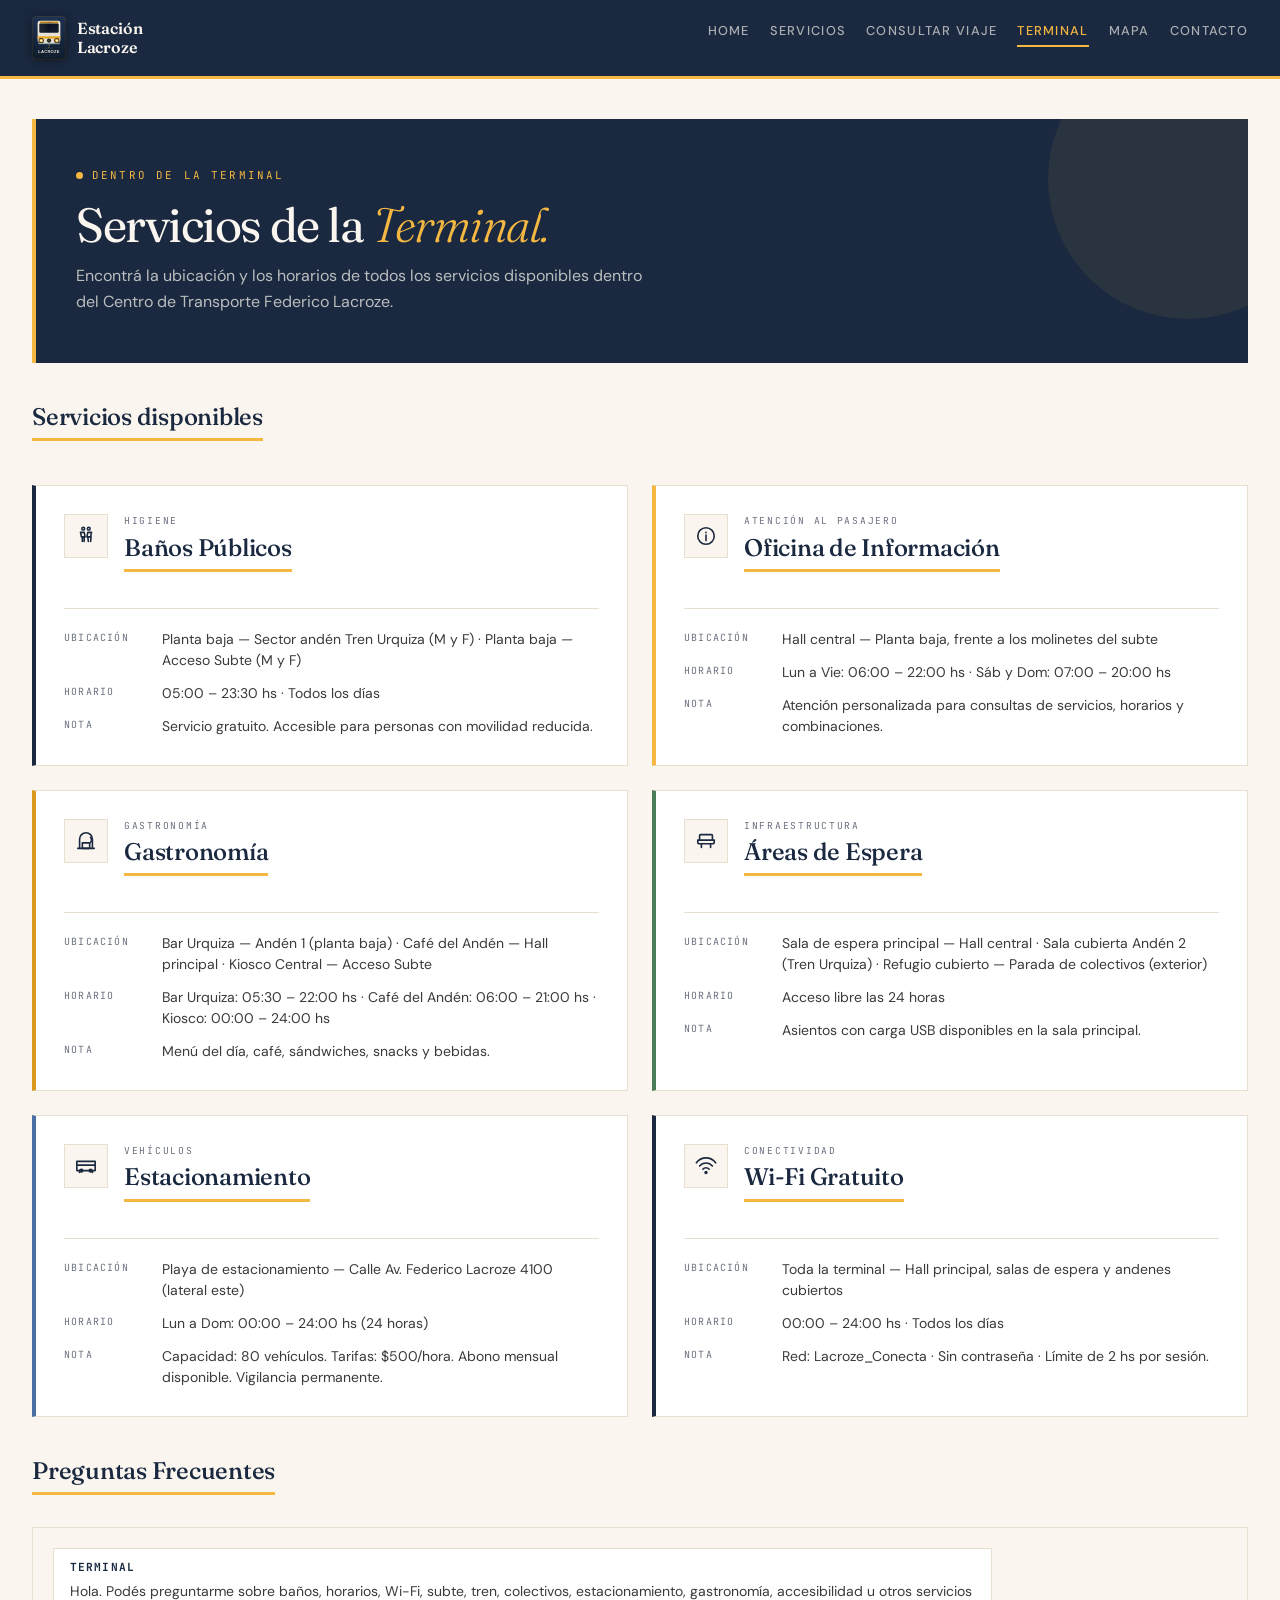
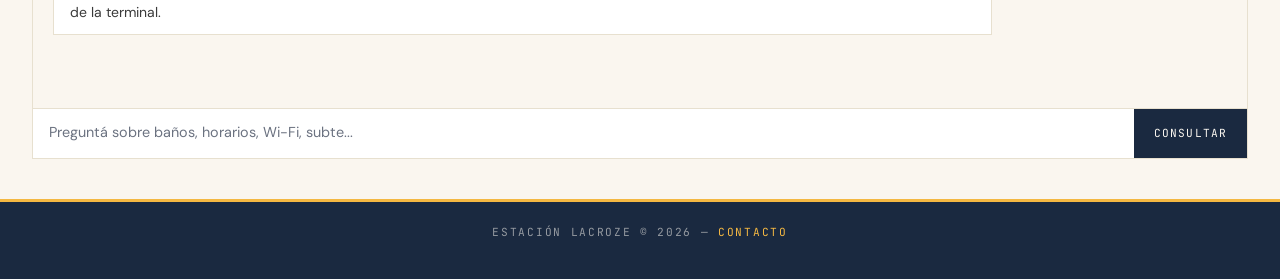
<file: servicios-terminal.html>
<!DOCTYPE html>
<html lang="es">
<head>
    <meta charset="UTF-8">
    <meta name="viewport" content="width=device-width, initial-scale=1.0">
    <title>Estación Lacroze — Servicios de la Terminal</title>
    <link rel="preconnect" href="https://fonts.googleapis.com">
    <link rel="preconnect" href="https://fonts.gstatic.com" crossorigin>
    <link href="https://fonts.googleapis.com/css2?family=Fraunces:ital,opsz,wght@0,9..144,300;0,9..144,400;0,9..144,500;0,9..144,600;1,9..144,300;1,9..144,400&family=DM+Sans:wght@300;400;500;600&family=JetBrains+Mono:wght@400;500;600&display=swap" rel="stylesheet">
    <link href="https://cdn.jsdelivr.net/npm/bootstrap@5.3.3/dist/css/bootstrap.min.css" rel="stylesheet">
    <link rel="stylesheet" href="css/style.css">
    <style>
        /* ── SERVICE INFO CARDS ── */
        .service-info-card {
            background: #fff;
            border: 1px solid var(--line);
            border-left: 4px solid var(--card-accent, var(--yellow));
            padding: 1.75rem;
            height: 100%;
        }

        .sic-header {
            display: flex;
            align-items: flex-start;
            gap: 1rem;
            margin-bottom: 1.25rem;
            padding-bottom: 1.25rem;
            border-bottom: 1px solid var(--line);
        }

        .sic-icon {
            width: 44px;
            height: 44px;
            background: var(--cream);
            border: 1px solid var(--line);
            display: flex;
            align-items: center;
            justify-content: center;
            flex-shrink: 0;
        }

        .sic-icon svg {
            stroke: var(--navy);
            width: 22px;
            height: 22px;
        }

        .sic-tag {
            font-family: var(--mono);
            font-size: 0.6rem;
            text-transform: uppercase;
            letter-spacing: 0.18em;
            color: var(--muted);
            margin-bottom: 0.3rem;
        }

        .sic-title {
            font-family: var(--serif);
            font-size: 1.25rem;
            color: var(--navy);
            font-weight: 600;
            letter-spacing: -0.01em;
            margin: 0;
        }

        .sic-body {
            display: flex;
            flex-direction: column;
            gap: 0.75rem;
        }

        .sic-row {
            display: grid;
            grid-template-columns: 90px 1fr;
            gap: 0.5rem;
            font-size: 0.875rem;
            line-height: 1.5;
        }

        .sic-label {
            font-family: var(--mono);
            font-size: 0.62rem;
            text-transform: uppercase;
            letter-spacing: 0.12em;
            color: var(--muted);
            padding-top: 2px;
        }

        .sic-row span:last-child {
            color: var(--ink-soft);
        }

        /* ── CHATBOT ── */
        .chatbot-wrap {
            background: #fff;
            border: 1px solid var(--line);
            padding: 0;
            margin-top: 1rem;
            overflow: hidden;
        }

        .chat-history {
            padding: 1.25rem;
            display: flex;
            flex-direction: column;
            gap: 0.75rem;
            min-height: 180px;
            max-height: 320px;
            overflow-y: auto;
            background: var(--cream);
        }

        .chat-msg {
            max-width: 80%;
            padding: 0.65rem 1rem;
            font-size: 0.875rem;
            line-height: 1.55;
        }

        .chat-msg.user {
            background: var(--navy);
            color: var(--cream);
            align-self: flex-end;
            font-family: var(--sans);
        }

        .chat-msg.bot {
            background: #fff;
            color: var(--ink-soft);
            border: 1px solid var(--line);
            align-self: flex-start;
            font-family: var(--sans);
        }

        .chat-msg.bot strong {
            color: var(--navy);
            font-family: var(--mono);
            font-size: 0.7rem;
            text-transform: uppercase;
            letter-spacing: 0.1em;
            display: block;
            margin-bottom: 4px;
        }

        .chat-input-row {
            display: flex;
            border-top: 1px solid var(--line);
        }

        .chat-input-row input {
            flex: 1;
            padding: 0.85rem 1rem;
            border: none;
            background: #fff;
            font-family: var(--sans);
            font-size: 0.9rem;
            outline: none;
            color: var(--ink);
        }

        .chat-input-row input::placeholder {
            color: var(--muted);
        }

        .chat-input-row button {
            padding: 0.85rem 1.25rem;
            background: var(--navy);
            color: var(--cream);
            border: none;
            font-family: var(--mono);
            font-size: 0.7rem;
            text-transform: uppercase;
            letter-spacing: 0.1em;
            cursor: pointer;
            transition: background-color 0.2s, color 0.2s;
        }

        .chat-input-row button:hover {
            background: var(--yellow);
            color: var(--navy);
        }

        .chat-input-row button:focus-visible {
            outline: 2px solid var(--yellow);
            outline-offset: -2px;
        }

        /* ── RESPONSIVE SERVICE CARDS ── */
        @media (max-width: 768px) {
            .sic-row {
                grid-template-columns: 80px 1fr;
            }
        }

        @media (prefers-reduced-motion: reduce) {
            .pulse {
                animation: none !important;
            }
        }
    </style>
</head>
<body>
    <header>
        <a class="logo" href="index.html">
            <img src="img/logo.svg" alt="Estación Lacroze">
            <span>Estación<br>Lacroze</span>
        </a>
        <nav>
            <ul>
                <li><a href="index.html">Home</a></li>
                <li><a href="servicios.html">Servicios</a></li>
                <li><a href="consulta-viajes.html">Consultar Viaje</a></li>
                <li><a href="servicios-terminal.html" class="active">Terminal</a></li>
                <li><a href="mapa.html">Mapa</a></li>
                <li><a href="contacto.html">Contacto</a></li>
            </ul>
        </nav>
    </header>

    <main>
        <!-- HERO -->
        <div class="hero">
            <div class="hero-eyebrow"><span class="pulse"></span>Dentro de la terminal</div>
            <h1>Servicios de la <em>Terminal.</em></h1>
            <p>Encontrá la ubicación y los horarios de todos los servicios disponibles dentro del Centro de Transporte Federico Lacroze.</p>
        </div>

        <!-- GRID DE SERVICIOS -->
        <section class="seccion">
            <h2>Servicios disponibles</h2>

            <div class="row g-4 mt-1">

                <!-- 1. BAÑOS PÚBLICOS -->
                <div class="col-12 col-md-6">
                    <div class="service-info-card" style="--card-accent: #1A2940">
                        <div class="sic-header">
                            <div class="sic-icon">
                                <svg viewBox="0 0 24 24" fill="none" stroke-width="1.75" stroke-linecap="round" stroke-linejoin="round" aria-hidden="true">
                                    <circle cx="9" cy="4" r="1.5"/>
                                    <circle cx="15" cy="4" r="1.5"/>
                                    <path d="M6 8h4l1 5H7L6 8z"/>
                                    <path d="M18 8h-4l-1 5h4l1-5z"/>
                                    <path d="M8 13v5M10 13v5"/>
                                    <path d="M14 13l.5 5M17.5 13l-.5 5"/>
                                </svg>
                            </div>
                            <div>
                                <div class="sic-tag">Higiene</div>
                                <h2 class="sic-title">Baños Públicos</h2>
                            </div>
                        </div>
                        <div class="sic-body">
                            <div class="sic-row">
                                <span class="sic-label">Ubicación</span>
                                <span>Planta baja — Sector andén Tren Urquiza (M y F) · Planta baja — Acceso Subte (M y F)</span>
                            </div>
                            <div class="sic-row">
                                <span class="sic-label">Horario</span>
                                <span>05:00 – 23:30 hs · Todos los días</span>
                            </div>
                            <div class="sic-row">
                                <span class="sic-label">Nota</span>
                                <span>Servicio gratuito. Accesible para personas con movilidad reducida.</span>
                            </div>
                        </div>
                    </div>
                </div>

                <!-- 2. OFICINA DE INFORMACIÓN -->
                <div class="col-12 col-md-6">
                    <div class="service-info-card" style="--card-accent: var(--yellow)">
                        <div class="sic-header">
                            <div class="sic-icon">
                                <svg viewBox="0 0 24 24" fill="none" stroke-width="1.75" stroke-linecap="round" stroke-linejoin="round" aria-hidden="true">
                                    <circle cx="12" cy="12" r="9"/>
                                    <line x1="12" y1="8" x2="12" y2="8.5"/>
                                    <line x1="12" y1="11" x2="12" y2="17"/>
                                </svg>
                            </div>
                            <div>
                                <div class="sic-tag">Atención al pasajero</div>
                                <h2 class="sic-title">Oficina de Información</h2>
                            </div>
                        </div>
                        <div class="sic-body">
                            <div class="sic-row">
                                <span class="sic-label">Ubicación</span>
                                <span>Hall central — Planta baja, frente a los molinetes del subte</span>
                            </div>
                            <div class="sic-row">
                                <span class="sic-label">Horario</span>
                                <span>Lun a Vie: 06:00 – 22:00 hs · Sáb y Dom: 07:00 – 20:00 hs</span>
                            </div>
                            <div class="sic-row">
                                <span class="sic-label">Nota</span>
                                <span>Atención personalizada para consultas de servicios, horarios y combinaciones.</span>
                            </div>
                        </div>
                    </div>
                </div>

                <!-- 3. GASTRONOMÍA -->
                <div class="col-12 col-md-6">
                    <div class="service-info-card" style="--card-accent: #D99A1F">
                        <div class="sic-header">
                            <div class="sic-icon">
                                <svg viewBox="0 0 24 24" fill="none" stroke-width="1.75" stroke-linecap="round" stroke-linejoin="round" aria-hidden="true">
                                    <path d="M17 8C17 8 18 9 18 11c0 1.5-1 2.5-1 2.5"/>
                                    <path d="M3 20h18"/>
                                    <path d="M5 20V10a7 7 0 0 1 14 0v10"/>
                                    <rect x="8" y="14" width="8" height="6" rx="0"/>
                                </svg>
                            </div>
                            <div>
                                <div class="sic-tag">Gastronomía</div>
                                <h2 class="sic-title">Gastronomía</h2>
                            </div>
                        </div>
                        <div class="sic-body">
                            <div class="sic-row">
                                <span class="sic-label">Ubicación</span>
                                <span>Bar Urquiza — Andén 1 (planta baja) · Café del Andén — Hall principal · Kiosco Central — Acceso Subte</span>
                            </div>
                            <div class="sic-row">
                                <span class="sic-label">Horario</span>
                                <span>Bar Urquiza: 05:30 – 22:00 hs · Café del Andén: 06:00 – 21:00 hs · Kiosco: 00:00 – 24:00 hs</span>
                            </div>
                            <div class="sic-row">
                                <span class="sic-label">Nota</span>
                                <span>Menú del día, café, sándwiches, snacks y bebidas.</span>
                            </div>
                        </div>
                    </div>
                </div>

                <!-- 4. ÁREAS DE ESPERA -->
                <div class="col-12 col-md-6">
                    <div class="service-info-card" style="--card-accent: var(--green)">
                        <div class="sic-header">
                            <div class="sic-icon">
                                <svg viewBox="0 0 24 24" fill="none" stroke-width="1.75" stroke-linecap="round" stroke-linejoin="round" aria-hidden="true">
                                    <path d="M5 11V6a1 1 0 0 1 1-1h12a1 1 0 0 1 1 1v5"/>
                                    <path d="M3 11h18v2a2 2 0 0 1-2 2H5a2 2 0 0 1-2-2v-2z"/>
                                    <line x1="7" y1="15" x2="7" y2="19"/>
                                    <line x1="17" y1="15" x2="17" y2="19"/>
                                </svg>
                            </div>
                            <div>
                                <div class="sic-tag">Infraestructura</div>
                                <h2 class="sic-title">Áreas de Espera</h2>
                            </div>
                        </div>
                        <div class="sic-body">
                            <div class="sic-row">
                                <span class="sic-label">Ubicación</span>
                                <span>Sala de espera principal — Hall central · Sala cubierta Andén 2 (Tren Urquiza) · Refugio cubierto — Parada de colectivos (exterior)</span>
                            </div>
                            <div class="sic-row">
                                <span class="sic-label">Horario</span>
                                <span>Acceso libre las 24 horas</span>
                            </div>
                            <div class="sic-row">
                                <span class="sic-label">Nota</span>
                                <span>Asientos con carga USB disponibles en la sala principal.</span>
                            </div>
                        </div>
                    </div>
                </div>

                <!-- 5. ESTACIONAMIENTO -->
                <div class="col-12 col-md-6">
                    <div class="service-info-card" style="--card-accent: #4A6FA5">
                        <div class="sic-header">
                            <div class="sic-icon">
                                <svg viewBox="0 0 24 24" fill="none" stroke-width="1.75" stroke-linecap="round" stroke-linejoin="round" aria-hidden="true">
                                    <rect x="2" y="7" width="20" height="10" rx="0"/>
                                    <path d="M5 17v2M19 17v2"/>
                                    <path d="M2 11h20"/>
                                    <circle cx="7" cy="17" r="1.5"/>
                                    <circle cx="17" cy="17" r="1.5"/>
                                </svg>
                            </div>
                            <div>
                                <div class="sic-tag">Vehículos</div>
                                <h2 class="sic-title">Estacionamiento</h2>
                            </div>
                        </div>
                        <div class="sic-body">
                            <div class="sic-row">
                                <span class="sic-label">Ubicación</span>
                                <span>Playa de estacionamiento — Calle Av. Federico Lacroze 4100 (lateral este)</span>
                            </div>
                            <div class="sic-row">
                                <span class="sic-label">Horario</span>
                                <span>Lun a Dom: 00:00 – 24:00 hs (24 horas)</span>
                            </div>
                            <div class="sic-row">
                                <span class="sic-label">Nota</span>
                                <span>Capacidad: 80 vehículos. Tarifas: $500/hora. Abono mensual disponible. Vigilancia permanente.</span>
                            </div>
                        </div>
                    </div>
                </div>

                <!-- 6. WI-FI GRATUITO -->
                <div class="col-12 col-md-6">
                    <div class="service-info-card" style="--card-accent: var(--navy)">
                        <div class="sic-header">
                            <div class="sic-icon">
                                <svg viewBox="0 0 24 24" fill="none" stroke-width="1.75" stroke-linecap="round" stroke-linejoin="round" aria-hidden="true">
                                    <path d="M1.5 8.5a13 13 0 0 1 21 0"/>
                                    <path d="M5 12a9 9 0 0 1 14 0"/>
                                    <path d="M8.5 15.5a5 5 0 0 1 7 0"/>
                                    <circle cx="12" cy="19" r="1"/>
                                </svg>
                            </div>
                            <div>
                                <div class="sic-tag">Conectividad</div>
                                <h2 class="sic-title">Wi-Fi Gratuito</h2>
                            </div>
                        </div>
                        <div class="sic-body">
                            <div class="sic-row">
                                <span class="sic-label">Ubicación</span>
                                <span>Toda la terminal — Hall principal, salas de espera y andenes cubiertos</span>
                            </div>
                            <div class="sic-row">
                                <span class="sic-label">Horario</span>
                                <span>00:00 – 24:00 hs · Todos los días</span>
                            </div>
                            <div class="sic-row">
                                <span class="sic-label">Nota</span>
                                <span>Red: Lacroze_Conecta · Sin contraseña · Límite de 2 hs por sesión.</span>
                            </div>
                        </div>
                    </div>
                </div>

            </div>
        </section>

        <!-- CHATBOT FAQ -->
        <section class="seccion">
            <h2>Preguntas Frecuentes</h2>

            <div class="chatbot-wrap">
                <div class="chat-history" id="chatHistory" role="log" aria-live="polite" aria-label="Historial de conversación"></div>
                <div class="chat-input-row">
                    <label for="chatInput" class="visually-hidden">Escribí tu consulta</label>
                    <input
                        type="text"
                        id="chatInput"
                        placeholder="Preguntá sobre baños, horarios, Wi-Fi, subte..."
                        autocomplete="off"
                        maxlength="200"
                    >
                    <button type="button" id="chatSend" aria-label="Enviar consulta">Consultar</button>
                </div>
            </div>
        </section>
    </main>

    <footer>
        <p>Estación Lacroze &copy; 2026 &mdash; <a href="contacto.html">Contacto</a></p>
    </footer>

    <script src="https://cdn.jsdelivr.net/npm/bootstrap@5.3.3/dist/js/bootstrap.bundle.min.js"></script>

    <script>
        const faqs = {
            baño:            "Los baños están en planta baja, sector andén Tren Urquiza y acceso Subte. Horario: 5:00–23:30 hs. Son gratuitos.",
            hora:            "La terminal opera las 24 horas. Los servicios individuales tienen sus propios horarios. El subte opera de 5:30 a 23:00 hs aprox.",
            wifi:            "La red Wi-Fi es 'Lacroze_Conecta', sin contraseña. Disponible en todo el hall y salas de espera.",
            estacion:        "La estación está en Av. Federico Lacroze 4100, barrio Chacarita, CABA.",
            subte:           "El acceso al Subte Línea B está en la planta baja, molinetes sur. Opera de 5:30 a 23:00 hs aprox.",
            tren:            "El Tren Urquiza opera desde los andenes 1 y 2. Consultá horarios en la boletería o pantallas del andén.",
            colectivo:       "Las paradas de colectivo están en Av. Federico Lacroze, lateral de la estación. Más de 20 líneas operan desde aquí.",
            taxi:            "La parada oficial de taxis está en el lateral norte de la estación. Operan las 24 horas.",
            bici:            "La estación de Ecobicis está en la salida norte (Av. Lacroze). Usá la tarjeta SUBE o la app EcoBici BA.",
            estacionamiento: "El estacionamiento está en Av. Federico Lacroze 4100, lateral este. $500/hora, 24 hs, 80 lugares.",
            comida:          "Hay tres opciones gastronómicas: Bar Urquiza (andén 1), Café del Andén (hall principal) y Kiosco Central (acceso subte).",
            info:            "La oficina de información está en el hall central, planta baja. Atiende Lun-Vie 6-22 hs, Sáb-Dom 7-20 hs.",
            accesibilidad:   "La terminal cuenta con rampas, ascensores, baños adaptados y espacios reservados en salas de espera.",
        };

        const fallback = "No encontré información sobre eso. Podés consultar en la oficina de información (hall central) o llamar al +54 11 0800-999-LACROZE.";

        const history  = document.getElementById('chatHistory');
        const input    = document.getElementById('chatInput');
        const sendBtn  = document.getElementById('chatSend');

        function addMessage(text, role) {
            const msg = document.createElement('div');
            msg.classList.add('chat-msg', role);
            if (role === 'bot') {
                const label = document.createElement('strong');
                label.textContent = 'Terminal';
                msg.appendChild(label);
                msg.appendChild(document.createTextNode(text));
            } else {
                msg.textContent = text;
            }
            history.appendChild(msg);
            history.scrollTop = history.scrollHeight;
        }

        function getBotResponse(query) {
            const q = query.toLowerCase();
            for (const [keyword, answer] of Object.entries(faqs)) {
                if (q.includes(keyword)) return answer;
            }
            return fallback;
        }

        function handleSubmit() {
            const text = input.value.trim();
            if (!text) return;

            addMessage(text, 'user');
            input.value = '';

            const response = getBotResponse(text);
            addMessage(response, 'bot');
        }

        sendBtn.addEventListener('click', handleSubmit);

        input.addEventListener('keydown', function (e) {
            if (e.key === 'Enter') handleSubmit();
        });

        // Mensaje inicial del bot
        addMessage("Hola. Podés preguntarme sobre baños, horarios, Wi-Fi, subte, tren, colectivos, estacionamiento, gastronomía, accesibilidad u otros servicios de la terminal.", 'bot');
    </script>
</body>
</html>
</file>
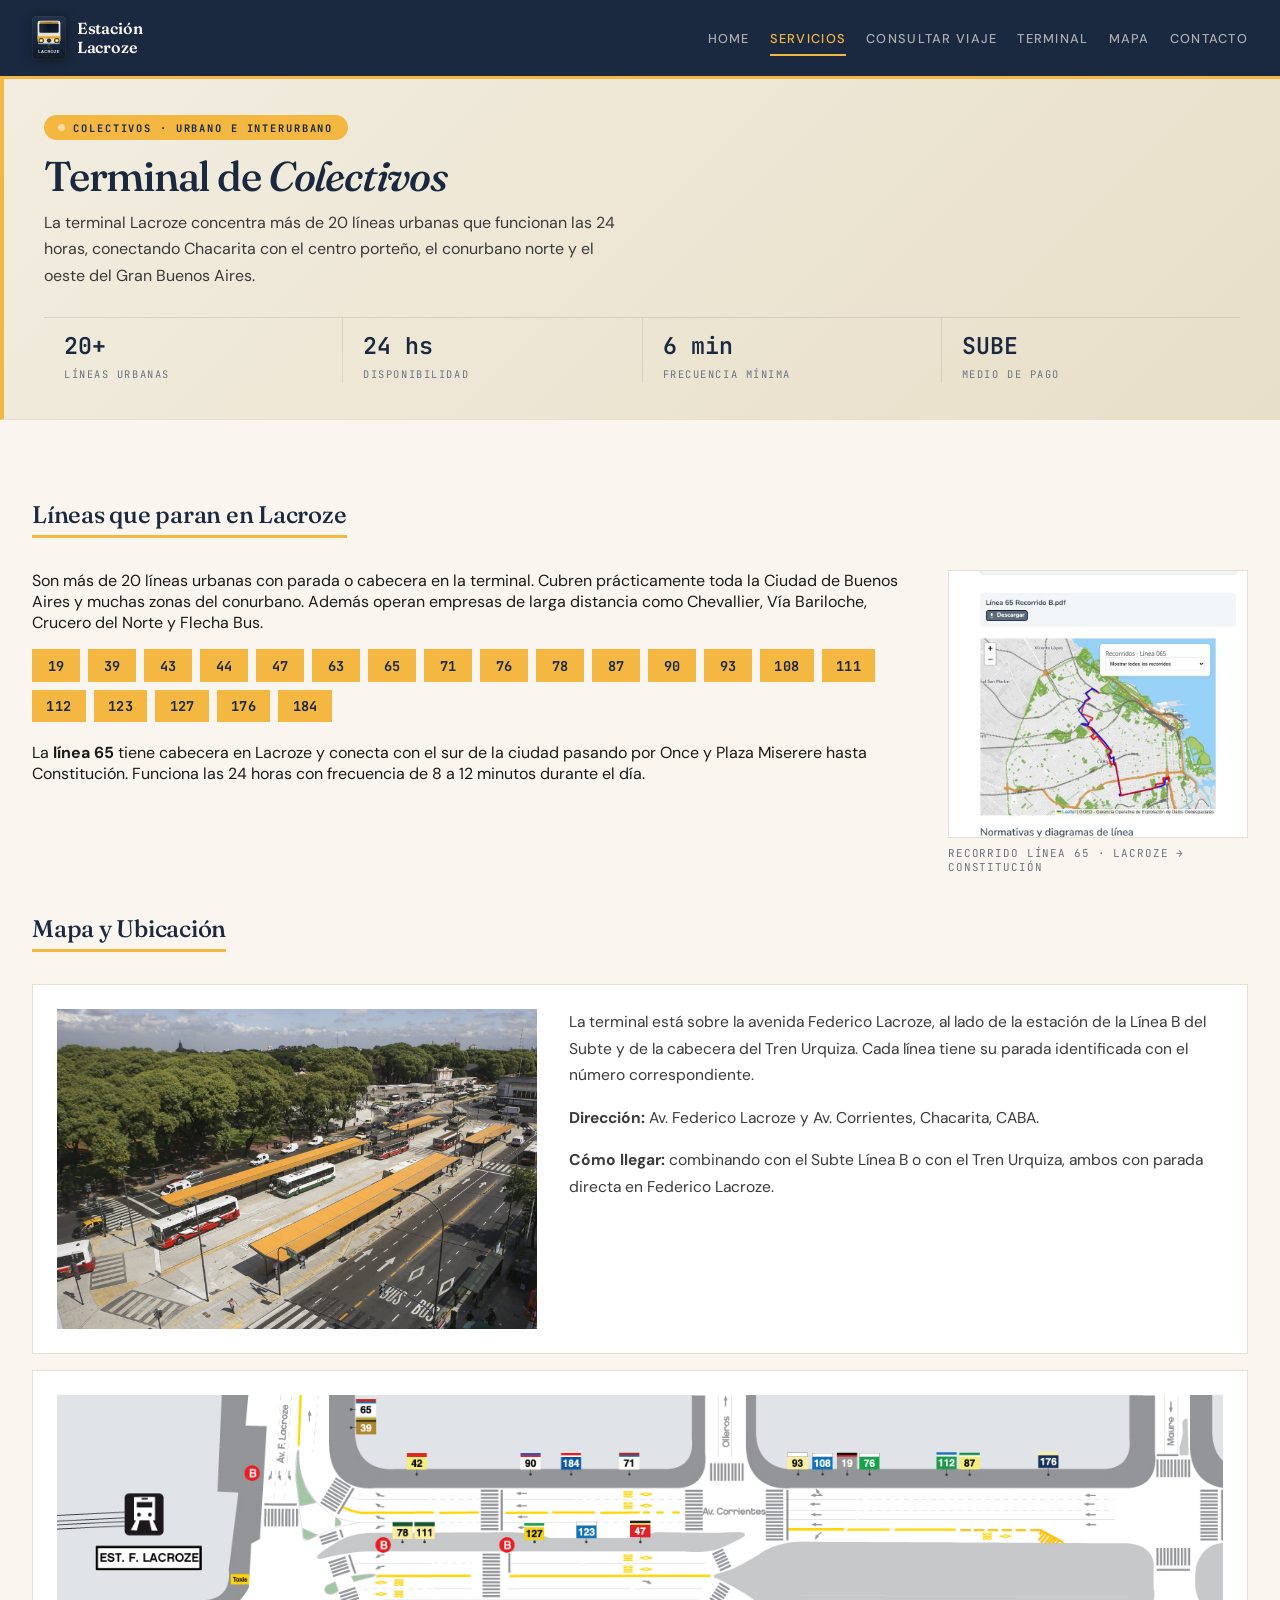
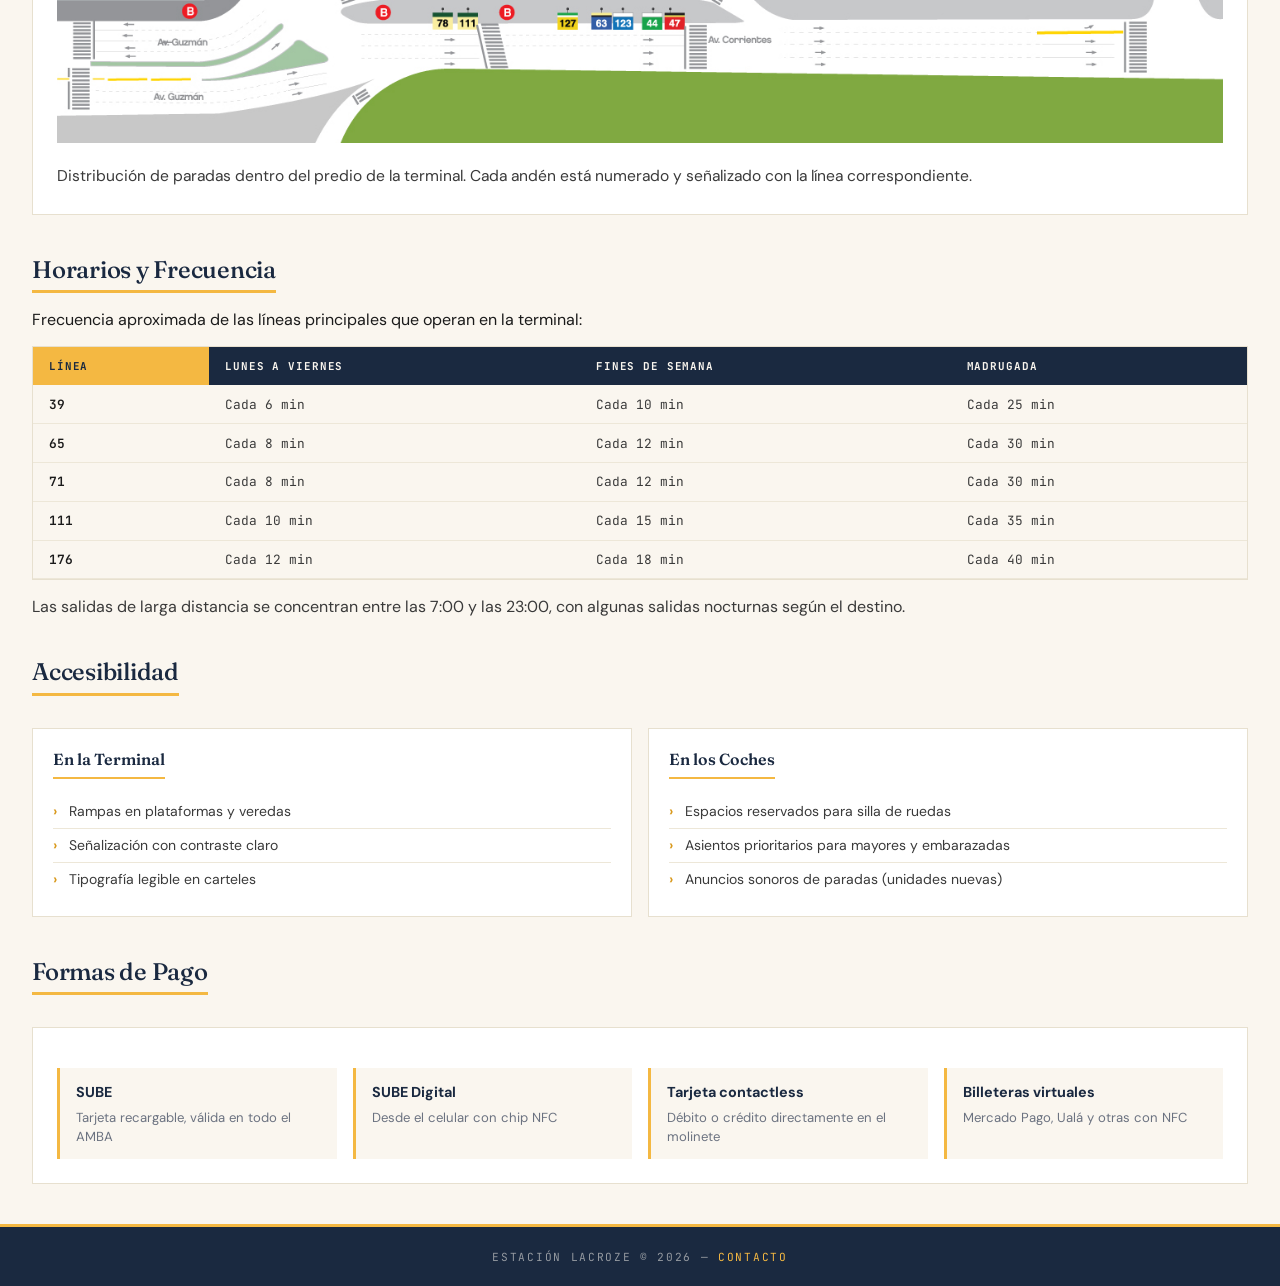
<file: servicios/colectivos.html>
<!DOCTYPE html>
<html lang="es">
<head>
    <meta charset="UTF-8">
    <meta name="viewport" content="width=device-width, initial-scale=1.0">
    <title>Colectivos — Estación Lacroze</title>
    <link rel="preconnect" href="https://fonts.googleapis.com">
    <link rel="preconnect" href="https://fonts.gstatic.com" crossorigin>
    <link href="https://fonts.googleapis.com/css2?family=Fraunces:ital,opsz,wght@0,9..144,300;0,9..144,400;0,9..144,500;0,9..144,600;1,9..144,300;1,9..144,400&family=DM+Sans:wght@300;400;500;600&family=JetBrains+Mono:wght@400;500;600&display=swap" rel="stylesheet">
    <link rel="stylesheet" href="../css/style.css">
</head>
<body>

    <header>
        <a href="../index.html" class="logo">
            <img src="../img/logo.svg" alt="Estación Lacroze">
            <span>Estación<br>Lacroze</span>
        </a>
        <nav>
            <ul>
                <li><a href="../index.html">Home</a></li>
                <li><a href="../servicios.html" class="active">Servicios</a></li>
                <li><a href="../consulta-viajes.html">Consultar Viaje</a></li>
                <li><a href="../servicios-terminal.html">Terminal</a></li>
                <li><a href="../mapa.html">Mapa</a></li>
                <li><a href="../contacto.html">Contacto</a></li>
            </ul>
        </nav>
    </header>

    <div class="page-hero">
        <span class="line-badge">Colectivos · Urbano e Interurbano</span>
        <h1>Terminal de <em>Colectivos</em></h1>
        <p>La terminal Lacroze concentra más de 20 líneas urbanas que funcionan las 24 horas, conectando Chacarita con el centro porteño, el conurbano norte y el oeste del Gran Buenos Aires.</p>
        <div class="stats-row">
            <div class="stat-item"><strong>20+</strong><span>Líneas urbanas</span></div>
            <div class="stat-item"><strong>24 hs</strong><span>Disponibilidad</span></div>
            <div class="stat-item"><strong>6 min</strong><span>Frecuencia mínima</span></div>
            <div class="stat-item"><strong>SUBE</strong><span>Medio de pago</span></div>
        </div>
    </div>

    <main>

        <section class="seccion">
            <h2>Líneas que paran en Lacroze</h2>
            <div class="content-sidebar">
                <div>
                    <p>Son más de 20 líneas urbanas con parada o cabecera en la terminal. Cubren prácticamente toda la Ciudad de Buenos Aires y muchas zonas del conurbano. Además operan empresas de larga distancia como Chevallier, Vía Bariloche, Crucero del Norte y Flecha Bus.</p>

                    <div class="line-chips" aria-label="Líneas de colectivos">
                        <span class="line-chip">19</span>
                        <span class="line-chip">39</span>
                        <span class="line-chip">43</span>
                        <span class="line-chip">44</span>
                        <span class="line-chip">47</span>
                        <span class="line-chip">63</span>
                        <span class="line-chip">65</span>
                        <span class="line-chip">71</span>
                        <span class="line-chip">76</span>
                        <span class="line-chip">78</span>
                        <span class="line-chip">87</span>
                        <span class="line-chip">90</span>
                        <span class="line-chip">93</span>
                        <span class="line-chip">108</span>
                        <span class="line-chip">111</span>
                        <span class="line-chip">112</span>
                        <span class="line-chip">123</span>
                        <span class="line-chip">127</span>
                        <span class="line-chip">176</span>
                        <span class="line-chip">184</span>
                    </div>

                    <p style="margin-top: 1.25rem;">La <strong>línea 65</strong> tiene cabecera en Lacroze y conecta con el sur de la ciudad pasando por Once y Plaza Miserere hasta Constitución. Funciona las 24 horas con frecuencia de 8 a 12 minutos durante el día.</p>
                </div>

                <div>
                    <img src="../img/recorrido-65.jpg" alt="Mapa del recorrido de la línea 65" style="width: 100%; display: block; border: 1px solid var(--line);">
                    <p class="nota-mono" style="margin-top: 0.5rem;">Recorrido línea 65 · Lacroze → Constitución</p>
                </div>
            </div>
        </section>

        <section class="seccion">
            <h2>Mapa y Ubicación</h2>
            <div class="seccion-media">
                <img src="../img/terminal.jpg" alt="Vista aérea de la terminal Lacroze">
                <div class="texto">
                    <p>La terminal está sobre la avenida Federico Lacroze, al lado de la estación de la Línea B del Subte y de la cabecera del Tren Urquiza. Cada línea tiene su parada identificada con el número correspondiente.</p>
                    <p><strong>Dirección:</strong> Av. Federico Lacroze y Av. Corrientes, Chacarita, CABA.</p>
                    <p><strong>Cómo llegar:</strong> combinando con el Subte Línea B o con el Tren Urquiza, ambos con parada directa en Federico Lacroze.</p>
                </div>
            </div>
            <div class="recorrido-img">
                <img src="../img/mapa-paradas.jpg" alt="Mapa de paradas de la terminal">
                <p>Distribución de paradas dentro del predio de la terminal. Cada andén está numerado y señalizado con la línea correspondiente.</p>
            </div>
        </section>

        <section class="seccion">
            <h2>Horarios y Frecuencia</h2>
            <p style="margin-bottom: 1rem;">Frecuencia aproximada de las líneas principales que operan en la terminal:</p>
            <div class="table-scroll">
                <table class="tabla-datos">
                    <thead>
                        <tr>
                            <th>Línea</th>
                            <th>Lunes a viernes</th>
                            <th>Fines de semana</th>
                            <th>Madrugada</th>
                        </tr>
                    </thead>
                    <tbody>
                        <tr><td>39</td><td>Cada 6 min</td><td>Cada 10 min</td><td>Cada 25 min</td></tr>
                        <tr><td>65</td><td>Cada 8 min</td><td>Cada 12 min</td><td>Cada 30 min</td></tr>
                        <tr><td>71</td><td>Cada 8 min</td><td>Cada 12 min</td><td>Cada 30 min</td></tr>
                        <tr><td>111</td><td>Cada 10 min</td><td>Cada 15 min</td><td>Cada 35 min</td></tr>
                        <tr><td>176</td><td>Cada 12 min</td><td>Cada 18 min</td><td>Cada 40 min</td></tr>
                    </tbody>
                </table>
            </div>
            <p style="margin-top: 1rem; color: var(--ink-soft);">Las salidas de larga distancia se concentran entre las 7:00 y las 23:00, con algunas salidas nocturnas según el destino.</p>
        </section>

        <section class="seccion">
            <h2>Accesibilidad</h2>
            <div class="feature-grid">
                <div class="feature-card">
                    <h3>En la Terminal</h3>
                    <ul>
                        <li>Rampas en plataformas y veredas</li>
                        <li>Señalización con contraste claro</li>
                        <li>Tipografía legible en carteles</li>
                    </ul>
                </div>
                <div class="feature-card">
                    <h3>En los Coches</h3>
                    <ul>
                        <li>Espacios reservados para silla de ruedas</li>
                        <li>Asientos prioritarios para mayores y embarazadas</li>
                        <li>Anuncios sonoros de paradas (unidades nuevas)</li>
                    </ul>
                </div>
            </div>
        </section>

        <section class="seccion">
            <h2>Formas de Pago</h2>
            <div class="formas-pago">
                <ul>
                    <li><strong>SUBE</strong> <span>Tarjeta recargable, válida en todo el AMBA</span></li>
                    <li><strong>SUBE Digital</strong> <span>Desde el celular con chip NFC</span></li>
                    <li><strong>Tarjeta contactless</strong> <span>Débito o crédito directamente en el molinete</span></li>
                    <li><strong>Billeteras virtuales</strong> <span>Mercado Pago, Ualá y otras con NFC</span></li>
                </ul>
            </div>
        </section>

    </main>

    <footer>
        <p>Estación Lacroze &copy; 2026 &mdash; <a href="../contacto.html">Contacto</a></p>
    </footer>

</body>
</html>
</file>
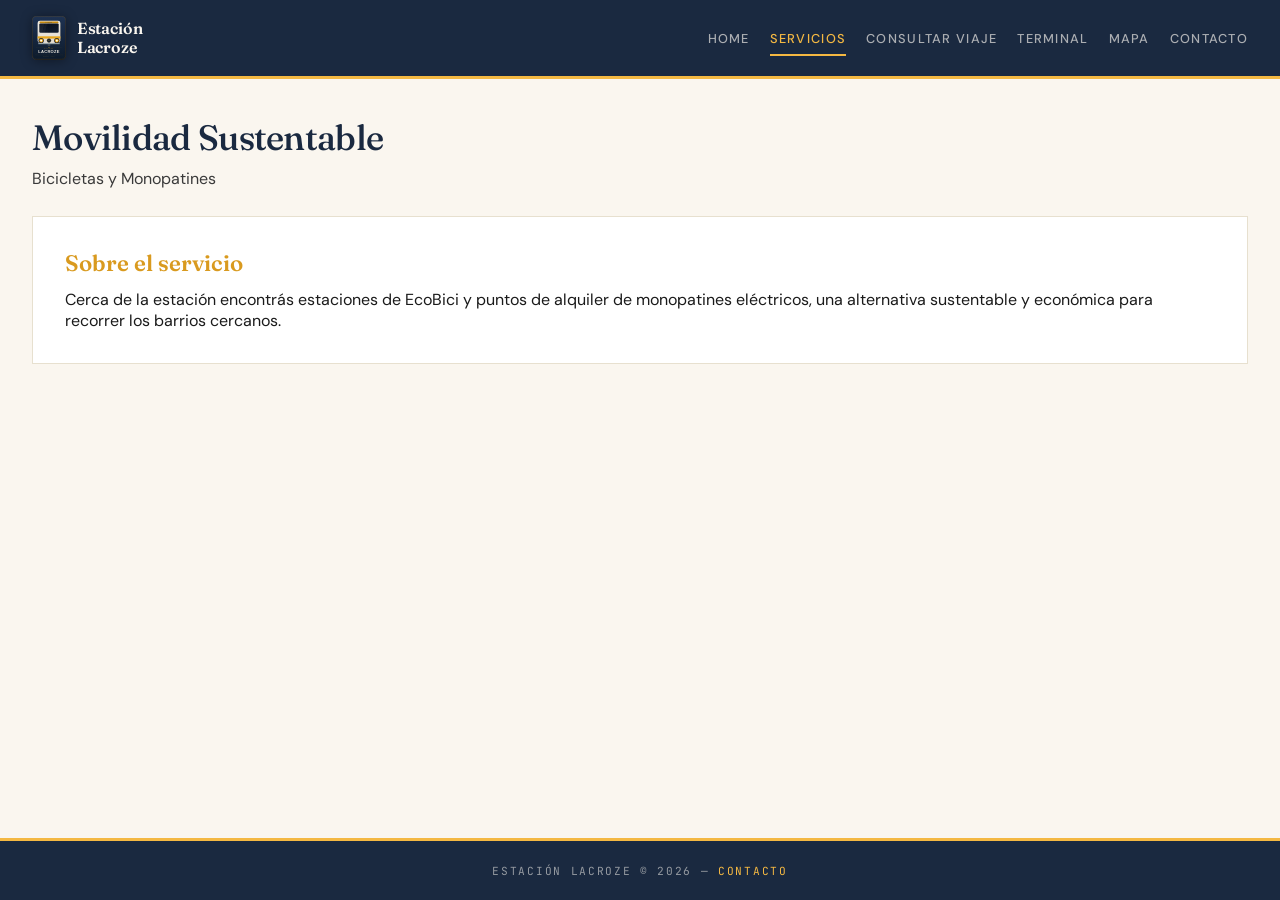
<file: servicios/movilidad-sustentable.html>
<!DOCTYPE html>
<html lang="es">
<head>
    <meta charset="UTF-8">
    <meta name="viewport" content="width=device-width, initial-scale=1.0">
    <title>Estación Lacroze - Movilidad Sustentable</title>
    <link rel="preconnect" href="https://fonts.googleapis.com">
    <link rel="preconnect" href="https://fonts.gstatic.com" crossorigin>
    <link href="https://fonts.googleapis.com/css2?family=Fraunces:ital,opsz,wght@0,9..144,300;0,9..144,400;0,9..144,500;0,9..144,600;1,9..144,300;1,9..144,400&family=DM+Sans:wght@300;400;500;600&family=JetBrains+Mono:wght@400;500;600&display=swap" rel="stylesheet">
    <link rel="stylesheet" href="../css/style.css">
</head>
<body>
    <header>
        <a class="logo" href="../index.html">
            <img src="../img/logo.svg" alt="Estación Lacroze">
            <span>Estación<br>Lacroze</span>
        </a>
        <nav>
            <ul>
                <li><a href="../index.html">Home</a></li>
                <li><a href="../servicios.html" class="active">Servicios</a></li>
                <li><a href="../consulta-viajes.html">Consultar Viaje</a></li>
                <li><a href="../servicios-terminal.html">Terminal</a></li>
                <li><a href="../mapa.html">Mapa</a></li>
                <li><a href="../contacto.html">Contacto</a></li>
            </ul>
        </nav>
    </header>

    <main>
        <h1>Movilidad Sustentable</h1>
        <p>Bicicletas y Monopatines</p>

        <div class="servicio-detalle">
            <h2>Sobre el servicio</h2>
            <p>Cerca de la estación encontrás estaciones de EcoBici y puntos de alquiler de monopatines eléctricos, una alternativa sustentable y económica para recorrer los barrios cercanos.</p>
        </div>
    </main>

    <footer>
        <p>Estación Lacroze &copy; 2026 &mdash; <a href="../contacto.html">Contacto</a></p>
    </footer>
</body>
</html>
</file>
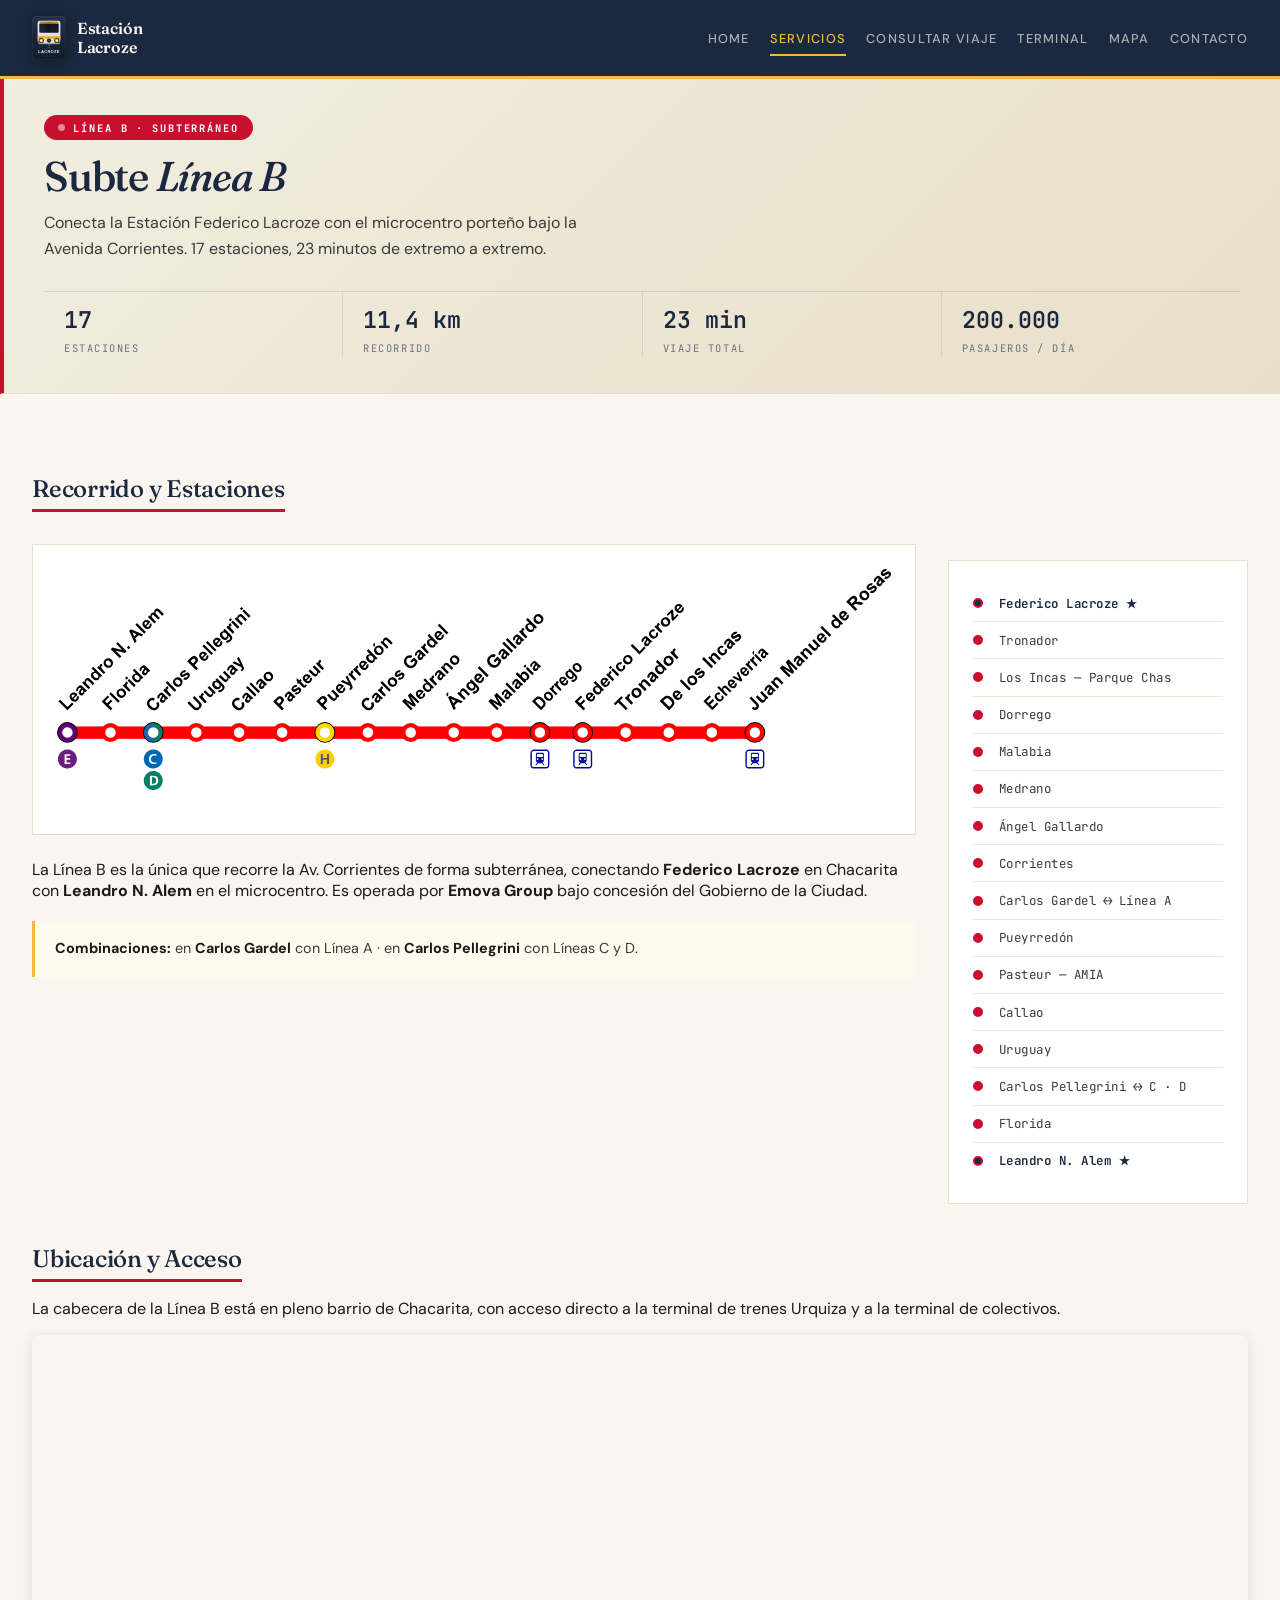
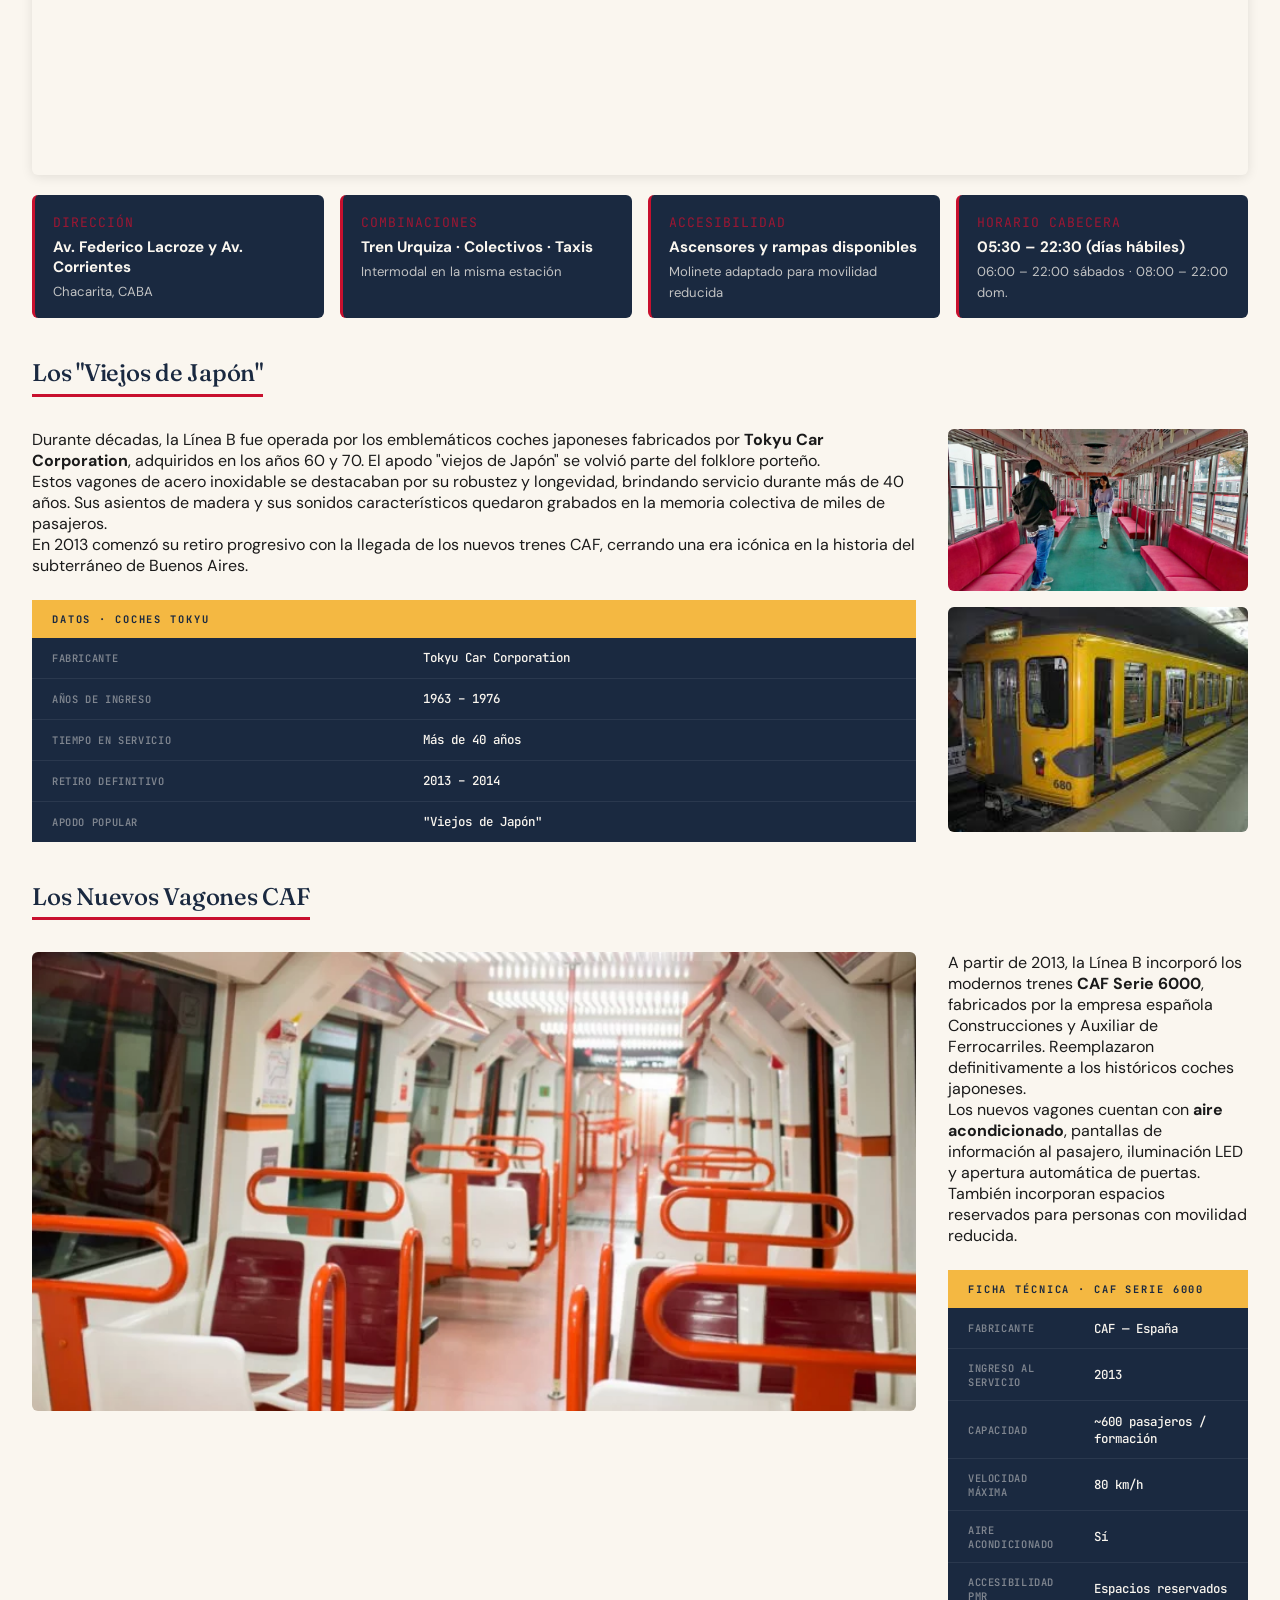
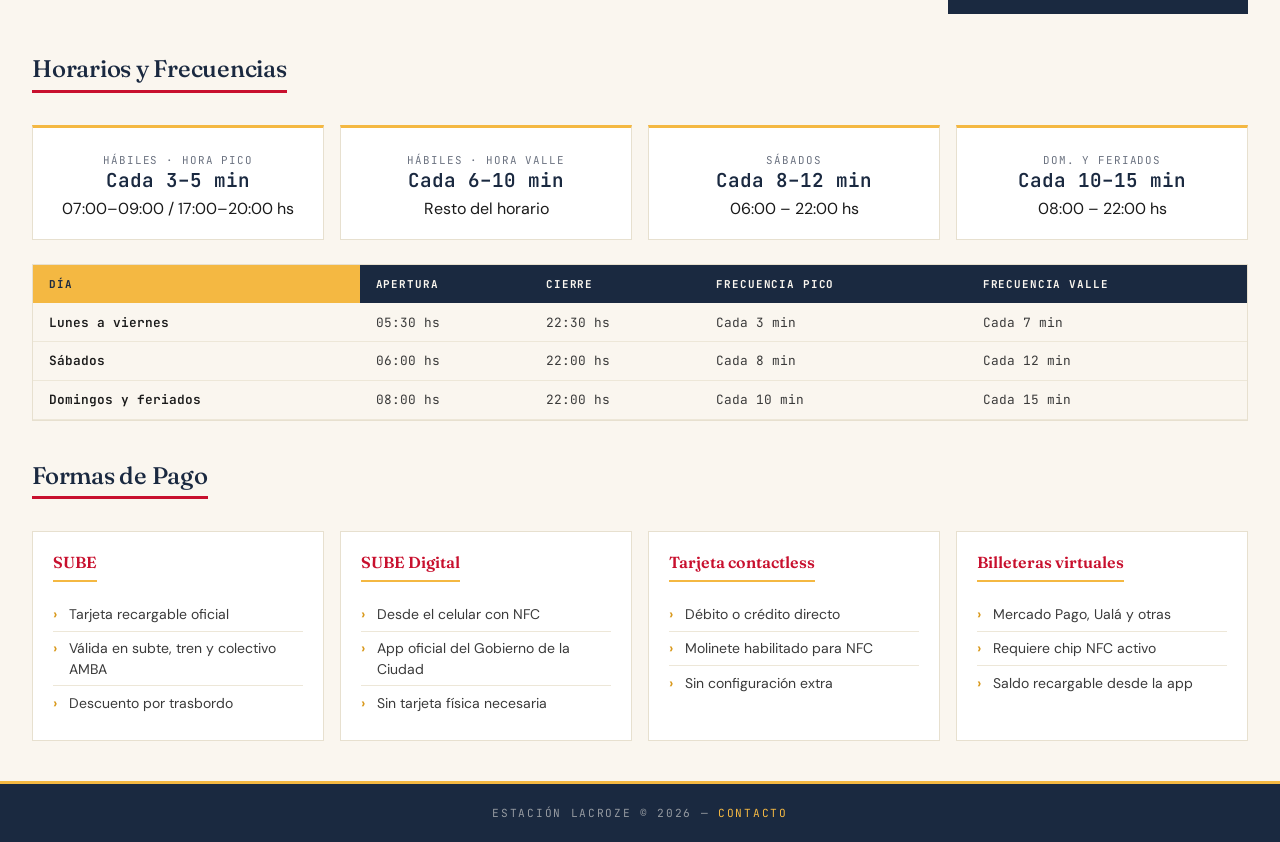
<file: servicios/subte-linea-b.html>
<!DOCTYPE html>
<html lang="es">
<head>
    <meta charset="UTF-8">
    <meta name="viewport" content="width=device-width, initial-scale=1.0">
    <title>Subte Línea B — Estación Lacroze</title>
    <link rel="preconnect" href="https://fonts.googleapis.com">
    <link rel="preconnect" href="https://fonts.gstatic.com" crossorigin>
    <link href="https://fonts.googleapis.com/css2?family=Fraunces:ital,opsz,wght@0,9..144,300;0,9..144,400;0,9..144,500;0,9..144,600;1,9..144,300;1,9..144,400&family=DM+Sans:wght@300;400;500;600&family=JetBrains+Mono:wght@400;500;600&display=swap" rel="stylesheet">
    <link rel="stylesheet" href="../css/style.css">
    <style>
        /* Acento rojo Línea B */
        .seccion h2             { border-bottom-color: #C8102E; }
        .formas-pago ul li      { border-left-color: #C8102E; }
        .parada.linea-b::before { background: #C8102E; }
        .line-badge.red         { background: #C8102E; }
        .feature-card h3        { color: #C8102E; }

        .map-real {
            width: 100%;
            height: 440px;
            border: 0;
            display: block;
            border-radius: 6px;
            box-shadow: 0 2px 12px rgba(0,0,0,0.10);
        }
        .access-grid {
            display: grid;
            grid-template-columns: repeat(auto-fit, minmax(200px, 1fr));
            gap: 1rem;
            margin-top: 1.25rem;
        }
        .access-card {
            background: var(--navy);
            color: var(--cream);
            padding: 1rem 1.1rem;
            border-radius: 6px;
            border-left: 3px solid #C8102E;
        }
        .access-card .nota-mono { color: #C8102E; }
        .access-card strong { display: block; margin: 0.3rem 0 0.2rem; font-size: 0.95rem; }
        .access-card span { font-size: 0.82rem; opacity: 0.75; }

        @media (max-width: 680px) {
            .map-real { height: 280px; }
        }
    </style>
</head>
<body>

    <header>
        <a class="logo" href="../index.html">
            <img src="../img/logo.svg" alt="Estación Lacroze">
            <span>Estación<br>Lacroze</span>
        </a>
        <nav>
            <ul>
                <li><a href="../index.html">Home</a></li>
                <li><a href="../servicios.html" class="active">Servicios</a></li>
                <li><a href="../consulta-viajes.html">Consultar Viaje</a></li>
                <li><a href="../servicios-terminal.html">Terminal</a></li>
                <li><a href="../mapa.html">Mapa</a></li>
                <li><a href="../contacto.html">Contacto</a></li>
            </ul>
        </nav>
    </header>

    <div class="page-hero linea-b">
        <span class="line-badge red">Línea B · Subterráneo</span>
        <h1>Subte <em>Línea B</em></h1>
        <p>Conecta la Estación Federico Lacroze con el microcentro porteño bajo la Avenida Corrientes. 17 estaciones, 23 minutos de extremo a extremo.</p>
        <div class="stats-row">
            <div class="stat-item"><strong>17</strong><span>Estaciones</span></div>
            <div class="stat-item"><strong>11,4 km</strong><span>Recorrido</span></div>
            <div class="stat-item"><strong>23 min</strong><span>Viaje total</span></div>
            <div class="stat-item"><strong>200.000</strong><span>Pasajeros / día</span></div>
        </div>
    </div>

    <main>

        <!-- RECORRIDO + PARADAS -->
        <section class="seccion">
            <h2>Recorrido y Estaciones</h2>
            <div class="content-sidebar">
                <div>
                    <div class="recorrido-img" style="margin-top: 0; margin-bottom: 1.5rem;">
                        <img src="../img/Línea_B_del_Subte_de_Buenos_Aires.svg" alt="Mapa del recorrido de la Línea B">
                    </div>
                    <p>La Línea B es la única que recorre la Av. Corrientes de forma subterránea, conectando <strong>Federico Lacroze</strong> en Chacarita con <strong>Leandro N. Alem</strong> en el microcentro. Es operada por <strong>Emova Group</strong> bajo concesión del Gobierno de la Ciudad.</p>
                    <div class="alerta" style="margin-top: 1.25rem;">
                        <strong>Combinaciones:</strong> en <strong>Carlos Gardel</strong> con Línea A · en <strong>Carlos Pellegrini</strong> con Líneas C y D.
                    </div>
                </div>
                <div class="paradas-list">
                    <div class="parada linea-b terminal">Federico Lacroze ★</div>
                    <div class="parada linea-b">Tronador</div>
                    <div class="parada linea-b">Los Incas — Parque Chas</div>
                    <div class="parada linea-b">Dorrego</div>
                    <div class="parada linea-b">Malabia</div>
                    <div class="parada linea-b">Medrano</div>
                    <div class="parada linea-b">Ángel Gallardo</div>
                    <div class="parada linea-b">Corrientes</div>
                    <div class="parada linea-b">Carlos Gardel ↔ Línea A</div>
                    <div class="parada linea-b">Pueyrredón</div>
                    <div class="parada linea-b">Pasteur — AMIA</div>
                    <div class="parada linea-b">Callao</div>
                    <div class="parada linea-b">Uruguay</div>
                    <div class="parada linea-b">Carlos Pellegrini ↔ C · D</div>
                    <div class="parada linea-b">Florida</div>
                    <div class="parada linea-b terminal">Leandro N. Alem ★</div>
                </div>
            </div>
        </section>

        <!-- MAPA REAL -->
        <section class="seccion">
            <h2>Ubicación y Acceso</h2>
            <p style="margin-bottom: 1rem;">La cabecera de la Línea B está en pleno barrio de Chacarita, con acceso directo a la terminal de trenes Urquiza y a la terminal de colectivos.</p>
            <iframe
                class="map-real"
                src="https://www.google.com/maps/embed?pb=!1m18!1m12!1m3!1d3284.8284254041786!2d-58.46344968476563!3d-34.58789158043871!2m3!1f0!2f0!3f0!3m2!1i1024!2i768!4f13.1!3m3!1m2!1s0x95bcb5d32a7281a7%3A0xb3958c82e67b3268!2sEstaci%C3%B3n%20Federico%20Lacroze!5e0!3m2!1ses!2sar!4v1719600000000!5m2!1ses!2sar"
                allowfullscreen=""
                loading="lazy"
                referrerpolicy="no-referrer-when-downgrade"
                title="Estación Federico Lacroze - Subte Línea B"
            ></iframe>
            <div class="access-grid">
                <div class="access-card">
                    <span class="nota-mono">Dirección</span>
                    <strong>Av. Federico Lacroze y Av. Corrientes</strong>
                    <span>Chacarita, CABA</span>
                </div>
                <div class="access-card">
                    <span class="nota-mono">Combinaciones</span>
                    <strong>Tren Urquiza · Colectivos · Taxis</strong>
                    <span>Intermodal en la misma estación</span>
                </div>
                <div class="access-card">
                    <span class="nota-mono">Accesibilidad</span>
                    <strong>Ascensores y rampas disponibles</strong>
                    <span>Molinete adaptado para movilidad reducida</span>
                </div>
                <div class="access-card">
                    <span class="nota-mono">Horario cabecera</span>
                    <strong>05:30 – 22:30 (días hábiles)</strong>
                    <span>06:00 – 22:00 sábados · 08:00 – 22:00 dom.</span>
                </div>
            </div>
        </section>

        <!-- VIEJOS DE JAPÓN -->
        <section class="seccion">
            <h2>Los "Viejos de Japón"</h2>
            <div class="content-sidebar">
                <div>
                    <p>Durante décadas, la Línea B fue operada por los emblemáticos coches japoneses fabricados por <strong>Tokyu Car Corporation</strong>, adquiridos en los años 60 y 70. El apodo "viejos de Japón" se volvió parte del folklore porteño.</p>
                    <p>Estos vagones de acero inoxidable se destacaban por su robustez y longevidad, brindando servicio durante más de 40 años. Sus asientos de madera y sus sonidos característicos quedaron grabados en la memoria colectiva de miles de pasajeros.</p>
                    <p>En 2013 comenzó su retiro progresivo con la llegada de los nuevos trenes CAF, cerrando una era icónica en la historia del subterráneo de Buenos Aires.</p>
                    <div class="info-table-wrap" style="margin-top: 1.5rem;">
                        <h3>Datos · Coches Tokyu</h3>
                        <table class="info-table">
                            <tr><td>Fabricante</td><td>Tokyu Car Corporation</td></tr>
                            <tr><td>Años de ingreso</td><td>1963 – 1976</td></tr>
                            <tr><td>Tiempo en servicio</td><td>Más de 40 años</td></tr>
                            <tr><td>Retiro definitivo</td><td>2013 – 2014</td></tr>
                            <tr><td>Apodo popular</td><td>"Viejos de Japón"</td></tr>
                        </table>
                    </div>
                </div>
                <div>
                    <img src="../img/LineaBViejosJapon.jpg" alt="Formación completa Viejos de Japón" style="width: 100%; border-radius: 6px; margin-bottom: 1rem; display: block;">
                    <img src="../img/ViejoSubteB.jpg" alt="Interior vagón viejo Línea B" style="width: 100%; border-radius: 6px; display: block;">
                </div>
            </div>
        </section>

        <!-- NUEVOS VAGONES CAF -->
        <section class="seccion">
            <h2>Los Nuevos Vagones CAF</h2>
            <div class="content-sidebar">
                <div>
                    <img src="../img/NuevaLineaSubteB.webp" alt="Vagones CAF Serie 6000 Línea B" style="width: 100%; border-radius: 6px; display: block;">
                </div>
                <div>
                    <p>A partir de 2013, la Línea B incorporó los modernos trenes <strong>CAF Serie 6000</strong>, fabricados por la empresa española Construcciones y Auxiliar de Ferrocarriles. Reemplazaron definitivamente a los históricos coches japoneses.</p>
                    <p>Los nuevos vagones cuentan con <strong>aire acondicionado</strong>, pantallas de información al pasajero, iluminación LED y apertura automática de puertas. También incorporan espacios reservados para personas con movilidad reducida.</p>
                    <div class="info-table-wrap" style="margin-top: 1.5rem;">
                        <h3>Ficha técnica · CAF Serie 6000</h3>
                        <table class="info-table">
                            <tr><td>Fabricante</td><td>CAF — España</td></tr>
                            <tr><td>Ingreso al servicio</td><td>2013</td></tr>
                            <tr><td>Capacidad</td><td>~600 pasajeros / formación</td></tr>
                            <tr><td>Velocidad máxima</td><td>80 km/h</td></tr>
                            <tr><td>Aire acondicionado</td><td>Sí</td></tr>
                            <tr><td>Accesibilidad PMR</td><td>Espacios reservados</td></tr>
                        </table>
                    </div>
                </div>
            </div>
        </section>

        <!-- FRECUENCIAS -->
        <section class="seccion">
            <h2>Horarios y Frecuencias</h2>
            <div class="freq-grid">
                <div class="freq-card">
                    <span class="nota-mono">Hábiles · hora pico</span>
                    <strong>Cada 3–5 min</strong>
                    <span>07:00–09:00 / 17:00–20:00 hs</span>
                </div>
                <div class="freq-card">
                    <span class="nota-mono">Hábiles · hora valle</span>
                    <strong>Cada 6–10 min</strong>
                    <span>Resto del horario</span>
                </div>
                <div class="freq-card">
                    <span class="nota-mono">Sábados</span>
                    <strong>Cada 8–12 min</strong>
                    <span>06:00 – 22:00 hs</span>
                </div>
                <div class="freq-card">
                    <span class="nota-mono">Dom. y feriados</span>
                    <strong>Cada 10–15 min</strong>
                    <span>08:00 – 22:00 hs</span>
                </div>
            </div>
            <div class="table-scroll" style="margin-top: 1.5rem;">
                <table class="tabla-datos">
                    <thead>
                        <tr>
                            <th>Día</th>
                            <th>Apertura</th>
                            <th>Cierre</th>
                            <th>Frecuencia pico</th>
                            <th>Frecuencia valle</th>
                        </tr>
                    </thead>
                    <tbody>
                        <tr><td>Lunes a viernes</td><td>05:30 hs</td><td>22:30 hs</td><td>Cada 3 min</td><td>Cada 7 min</td></tr>
                        <tr><td>Sábados</td><td>06:00 hs</td><td>22:00 hs</td><td>Cada 8 min</td><td>Cada 12 min</td></tr>
                        <tr><td>Domingos y feriados</td><td>08:00 hs</td><td>22:00 hs</td><td>Cada 10 min</td><td>Cada 15 min</td></tr>
                    </tbody>
                </table>
            </div>
        </section>

        <!-- FORMAS DE PAGO -->
        <section class="seccion">
            <h2>Formas de Pago</h2>
            <div class="feature-grid">
                <div class="feature-card">
                    <h3>SUBE</h3>
                    <ul>
                        <li>Tarjeta recargable oficial</li>
                        <li>Válida en subte, tren y colectivo AMBA</li>
                        <li>Descuento por trasbordo</li>
                    </ul>
                </div>
                <div class="feature-card">
                    <h3>SUBE Digital</h3>
                    <ul>
                        <li>Desde el celular con NFC</li>
                        <li>App oficial del Gobierno de la Ciudad</li>
                        <li>Sin tarjeta física necesaria</li>
                    </ul>
                </div>
                <div class="feature-card">
                    <h3>Tarjeta contactless</h3>
                    <ul>
                        <li>Débito o crédito directo</li>
                        <li>Molinete habilitado para NFC</li>
                        <li>Sin configuración extra</li>
                    </ul>
                </div>
                <div class="feature-card">
                    <h3>Billeteras virtuales</h3>
                    <ul>
                        <li>Mercado Pago, Ualá y otras</li>
                        <li>Requiere chip NFC activo</li>
                        <li>Saldo recargable desde la app</li>
                    </ul>
                </div>
            </div>
        </section>

    </main>

    <footer>
        <p>Estación Lacroze &copy; 2026 &mdash; <a href="../contacto.html">Contacto</a></p>
    </footer>

</body>
</html>
</file>
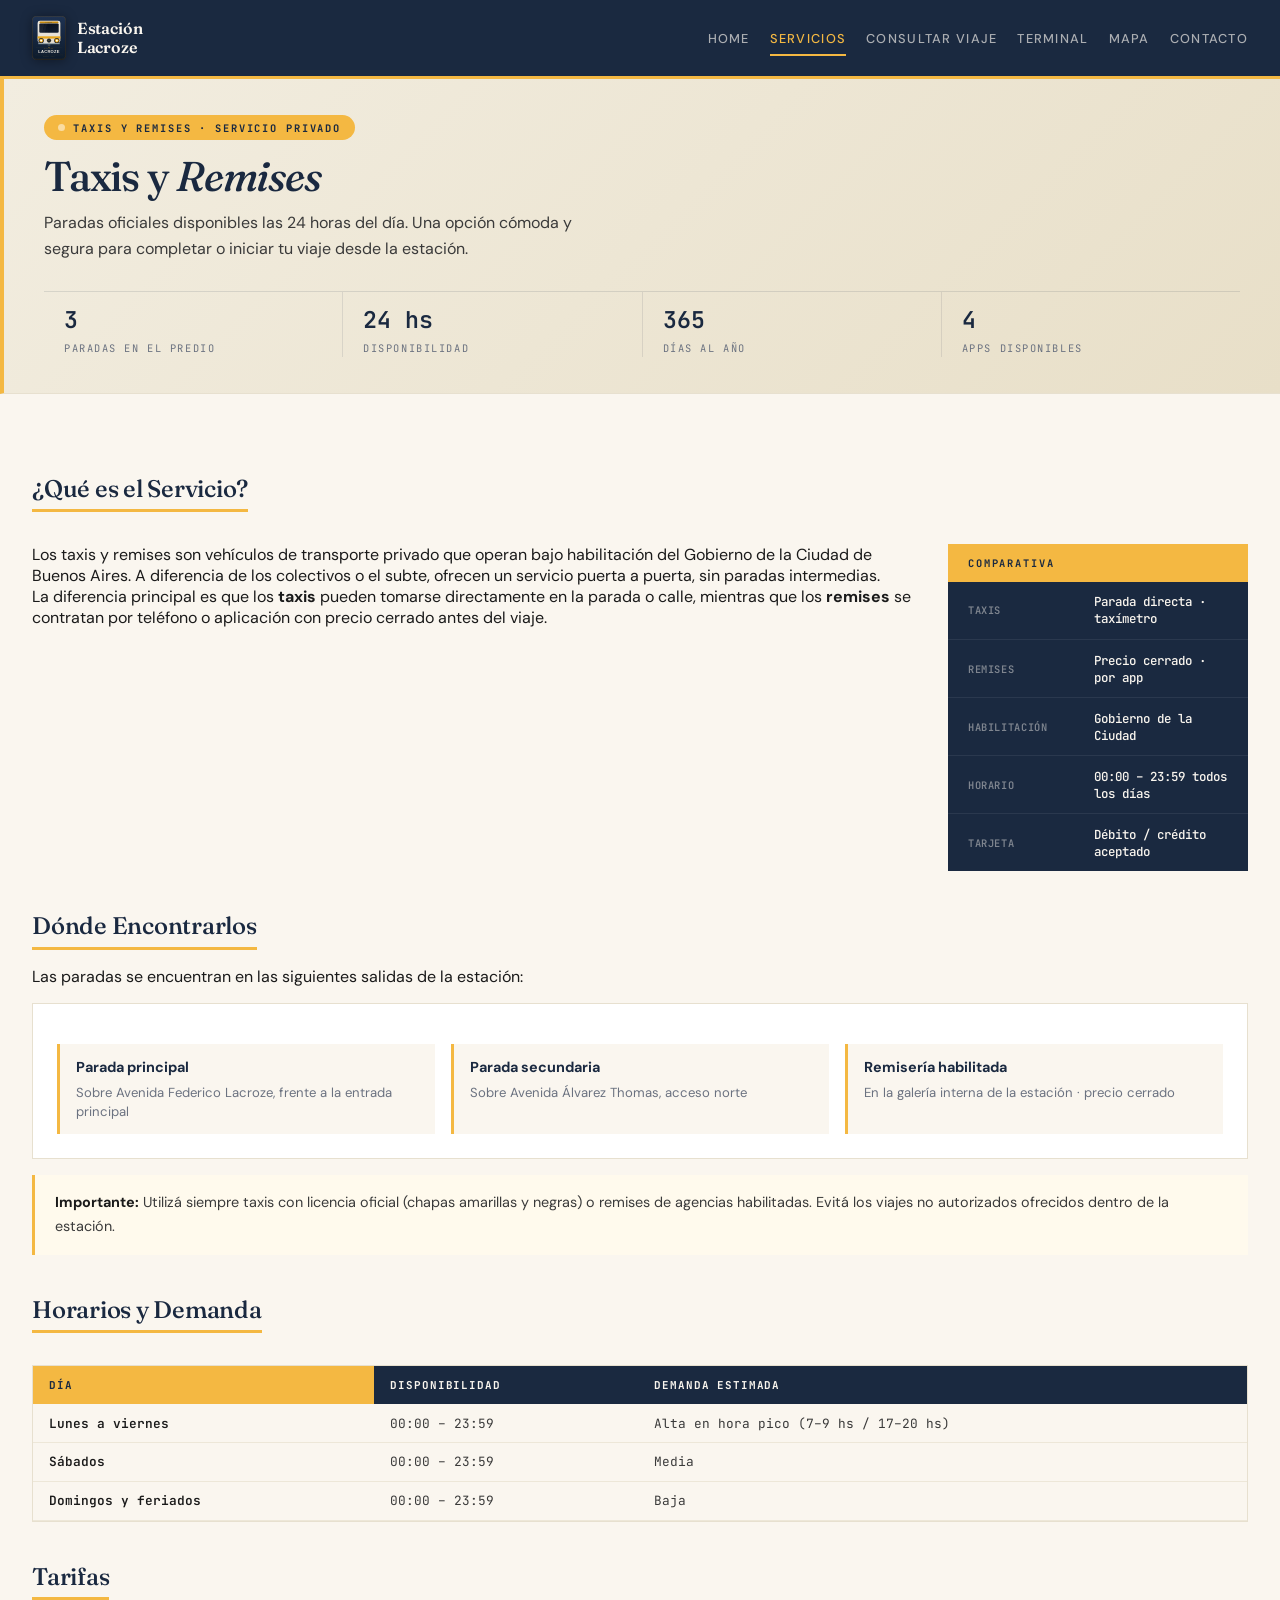
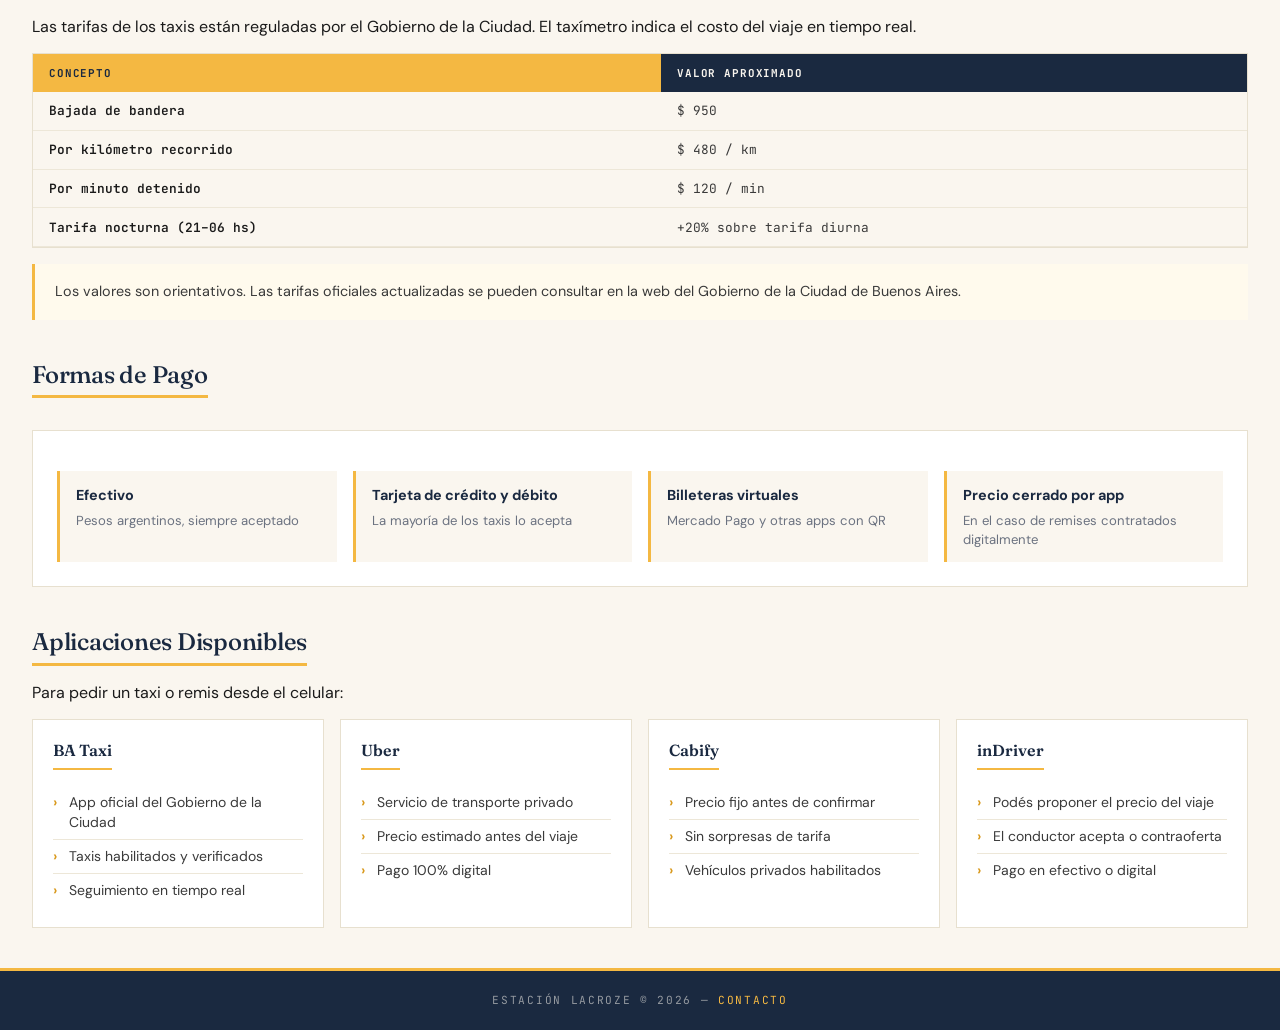
<file: servicios/taxis-remises.html>
<!DOCTYPE html>
<html lang="es">
<head>
    <meta charset="UTF-8">
    <meta name="viewport" content="width=device-width, initial-scale=1.0">
    <title>Taxis y Remises — Estación Lacroze</title>
    <link rel="preconnect" href="https://fonts.googleapis.com">
    <link rel="preconnect" href="https://fonts.gstatic.com" crossorigin>
    <link href="https://fonts.googleapis.com/css2?family=Fraunces:ital,opsz,wght@0,9..144,300;0,9..144,400;0,9..144,500;0,9..144,600;1,9..144,300;1,9..144,400&family=DM+Sans:wght@300;400;500;600&family=JetBrains+Mono:wght@400;500;600&display=swap" rel="stylesheet">
    <link rel="stylesheet" href="../css/style.css">
</head>
<body>

    <header>
        <a class="logo" href="../index.html">
            <img src="../img/logo.svg" alt="Estación Lacroze">
            <span>Estación<br>Lacroze</span>
        </a>
        <nav>
            <ul>
                <li><a href="../index.html">Home</a></li>
                <li><a href="../servicios.html" class="active">Servicios</a></li>
                <li><a href="../consulta-viajes.html">Consultar Viaje</a></li>
                <li><a href="../servicios-terminal.html">Terminal</a></li>
                <li><a href="../mapa.html">Mapa</a></li>
                <li><a href="../contacto.html">Contacto</a></li>
            </ul>
        </nav>
    </header>

    <div class="page-hero">
        <span class="line-badge">Taxis y Remises · Servicio privado</span>
        <h1>Taxis y <em>Remises</em></h1>
        <p>Paradas oficiales disponibles las 24 horas del día. Una opción cómoda y segura para completar o iniciar tu viaje desde la estación.</p>
        <div class="stats-row">
            <div class="stat-item"><strong>3</strong><span>Paradas en el predio</span></div>
            <div class="stat-item"><strong>24 hs</strong><span>Disponibilidad</span></div>
            <div class="stat-item"><strong>365</strong><span>Días al año</span></div>
            <div class="stat-item"><strong>4</strong><span>Apps disponibles</span></div>
        </div>
    </div>

    <main>

        <section class="seccion">
            <h2>¿Qué es el Servicio?</h2>
            <div class="content-sidebar">
                <div>
                    <p>Los taxis y remises son vehículos de transporte privado que operan bajo habilitación del Gobierno de la Ciudad de Buenos Aires. A diferencia de los colectivos o el subte, ofrecen un servicio puerta a puerta, sin paradas intermedias.</p>
                    <p>La diferencia principal es que los <strong>taxis</strong> pueden tomarse directamente en la parada o calle, mientras que los <strong>remises</strong> se contratan por teléfono o aplicación con precio cerrado antes del viaje.</p>
                </div>

                <div class="info-table-wrap">
                    <h3>Comparativa</h3>
                    <table class="info-table">
                        <tr><td>Taxis</td><td>Parada directa · taxímetro</td></tr>
                        <tr><td>Remises</td><td>Precio cerrado · por app</td></tr>
                        <tr><td>Habilitación</td><td>Gobierno de la Ciudad</td></tr>
                        <tr><td>Horario</td><td>00:00 – 23:59 todos los días</td></tr>
                        <tr><td>Tarjeta</td><td>Débito / crédito aceptado</td></tr>
                    </table>
                </div>
            </div>
        </section>

        <section class="seccion">
            <h2>Dónde Encontrarlos</h2>
            <p style="margin-bottom: 1rem;">Las paradas se encuentran en las siguientes salidas de la estación:</p>

            <div class="formas-pago">
                <ul>
                    <li><strong>Parada principal</strong> <span>Sobre Avenida Federico Lacroze, frente a la entrada principal</span></li>
                    <li><strong>Parada secundaria</strong> <span>Sobre Avenida Álvarez Thomas, acceso norte</span></li>
                    <li><strong>Remisería habilitada</strong> <span>En la galería interna de la estación · precio cerrado</span></li>
                </ul>
            </div>

            <div class="alerta">
                <strong>Importante:</strong> Utilizá siempre taxis con licencia oficial (chapas amarillas y negras) o remises de agencias habilitadas. Evitá los viajes no autorizados ofrecidos dentro de la estación.
            </div>
        </section>

        <section class="seccion">
            <h2>Horarios y Demanda</h2>
            <div class="table-scroll">
                <table class="tabla-datos">
                    <thead>
                        <tr>
                            <th>Día</th>
                            <th>Disponibilidad</th>
                            <th>Demanda estimada</th>
                        </tr>
                    </thead>
                    <tbody>
                        <tr><td>Lunes a viernes</td><td>00:00 – 23:59</td><td>Alta en hora pico (7–9 hs / 17–20 hs)</td></tr>
                        <tr><td>Sábados</td><td>00:00 – 23:59</td><td>Media</td></tr>
                        <tr><td>Domingos y feriados</td><td>00:00 – 23:59</td><td>Baja</td></tr>
                    </tbody>
                </table>
            </div>
        </section>

        <section class="seccion">
            <h2>Tarifas</h2>
            <p style="margin-bottom: 1rem;">Las tarifas de los taxis están reguladas por el Gobierno de la Ciudad. El taxímetro indica el costo del viaje en tiempo real.</p>
            <div class="table-scroll">
                <table class="tabla-datos">
                    <thead>
                        <tr>
                            <th>Concepto</th>
                            <th>Valor aproximado</th>
                        </tr>
                    </thead>
                    <tbody>
                        <tr><td>Bajada de bandera</td><td>$ 950</td></tr>
                        <tr><td>Por kilómetro recorrido</td><td>$ 480 / km</td></tr>
                        <tr><td>Por minuto detenido</td><td>$ 120 / min</td></tr>
                        <tr><td>Tarifa nocturna (21–06 hs)</td><td>+20% sobre tarifa diurna</td></tr>
                    </tbody>
                </table>
            </div>
            <div class="alerta">
                Los valores son orientativos. Las tarifas oficiales actualizadas se pueden consultar en la web del Gobierno de la Ciudad de Buenos Aires.
            </div>
        </section>

        <section class="seccion">
            <h2>Formas de Pago</h2>
            <div class="formas-pago">
                <ul>
                    <li><strong>Efectivo</strong> <span>Pesos argentinos, siempre aceptado</span></li>
                    <li><strong>Tarjeta de crédito y débito</strong> <span>La mayoría de los taxis lo acepta</span></li>
                    <li><strong>Billeteras virtuales</strong> <span>Mercado Pago y otras apps con QR</span></li>
                    <li><strong>Precio cerrado por app</strong> <span>En el caso de remises contratados digitalmente</span></li>
                </ul>
            </div>
        </section>

        <section class="seccion">
            <h2>Aplicaciones Disponibles</h2>
            <p style="margin-bottom: 1rem;">Para pedir un taxi o remis desde el celular:</p>
            <div class="feature-grid">
                <div class="feature-card">
                    <h3>BA Taxi</h3>
                    <ul>
                        <li>App oficial del Gobierno de la Ciudad</li>
                        <li>Taxis habilitados y verificados</li>
                        <li>Seguimiento en tiempo real</li>
                    </ul>
                </div>
                <div class="feature-card">
                    <h3>Uber</h3>
                    <ul>
                        <li>Servicio de transporte privado</li>
                        <li>Precio estimado antes del viaje</li>
                        <li>Pago 100% digital</li>
                    </ul>
                </div>
                <div class="feature-card">
                    <h3>Cabify</h3>
                    <ul>
                        <li>Precio fijo antes de confirmar</li>
                        <li>Sin sorpresas de tarifa</li>
                        <li>Vehículos privados habilitados</li>
                    </ul>
                </div>
                <div class="feature-card">
                    <h3>inDriver</h3>
                    <ul>
                        <li>Podés proponer el precio del viaje</li>
                        <li>El conductor acepta o contraoferta</li>
                        <li>Pago en efectivo o digital</li>
                    </ul>
                </div>
            </div>
        </section>

    </main>

    <footer>
        <p>Estación Lacroze &copy; 2026 &mdash; <a href="../contacto.html">Contacto</a></p>
    </footer>

</body>
</html>
</file>
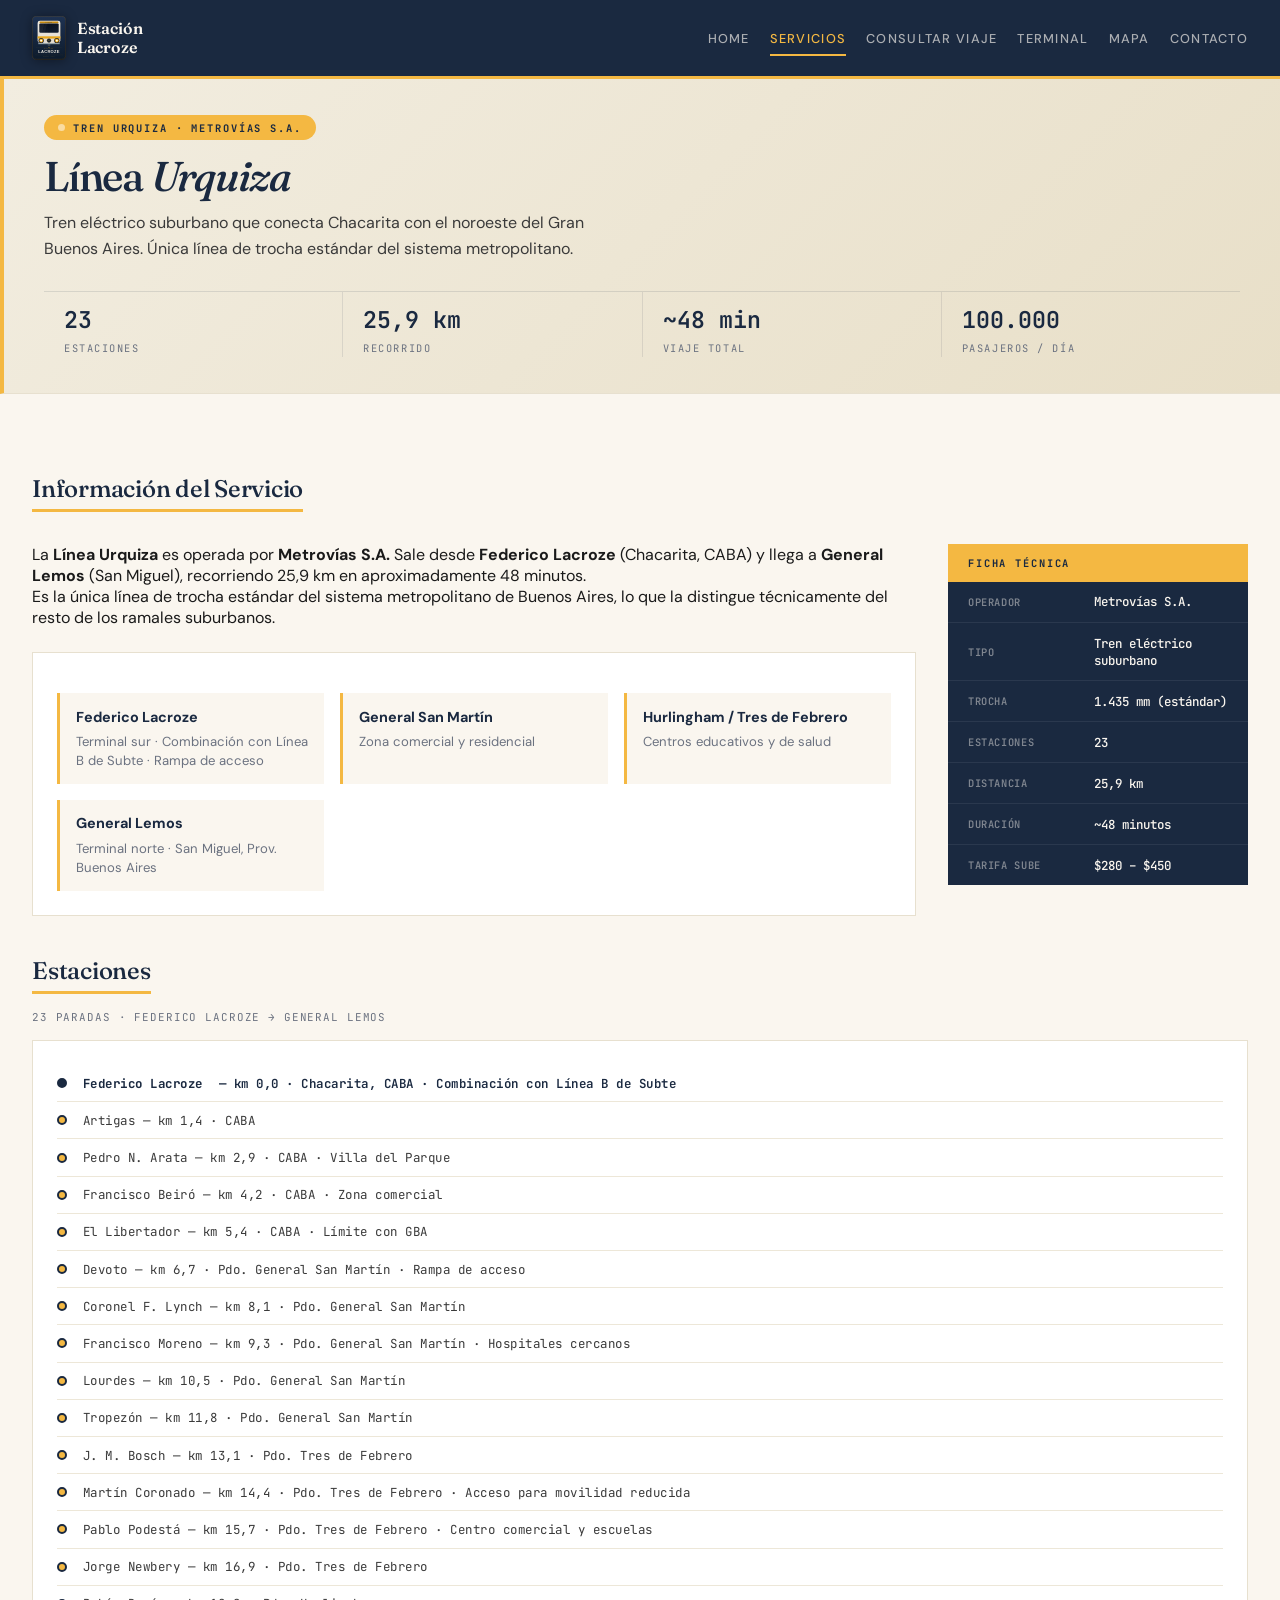
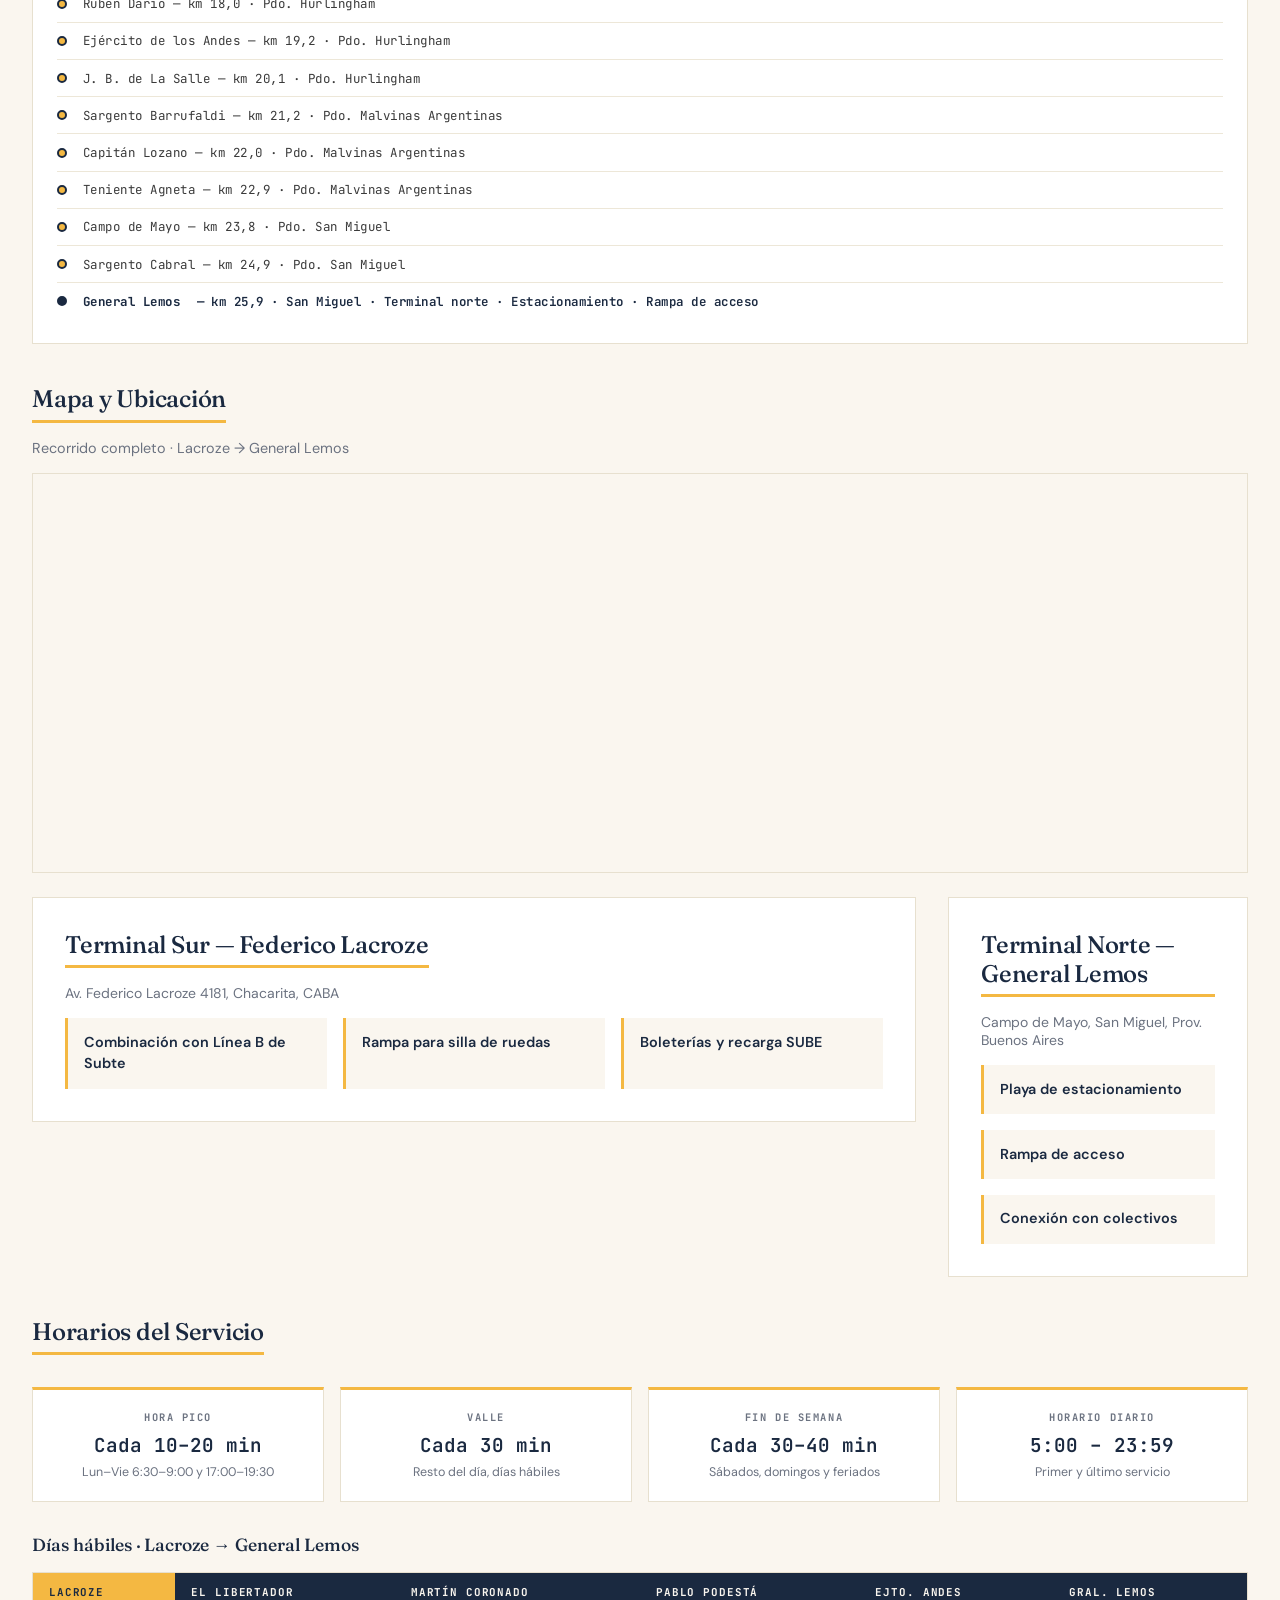
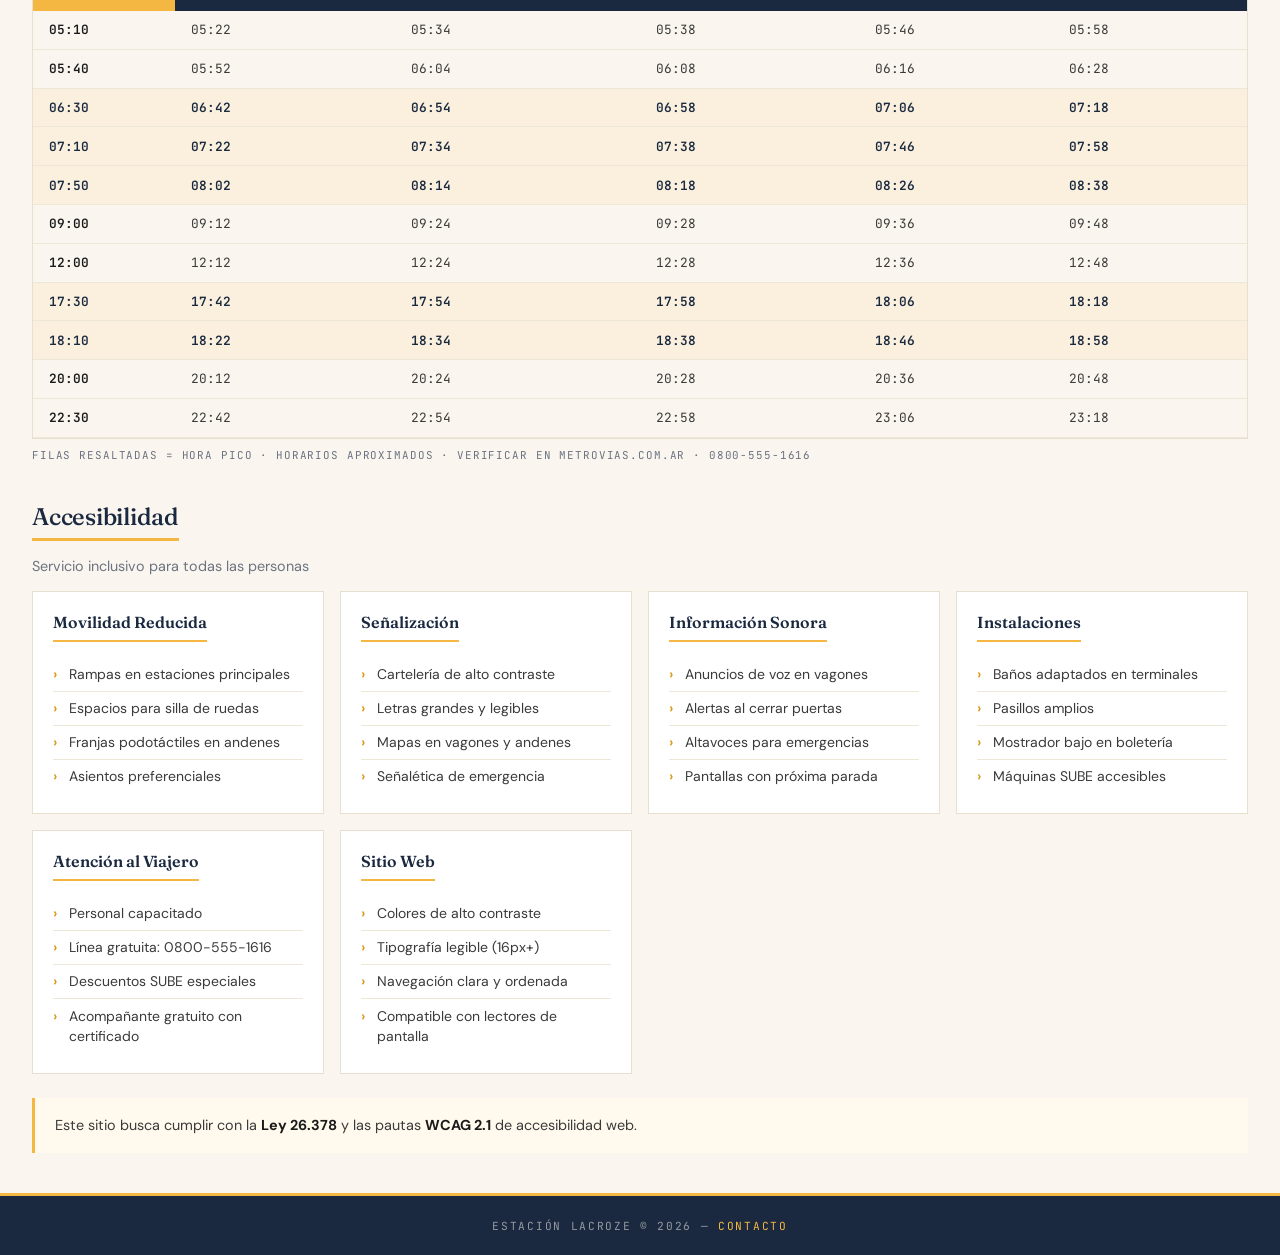
<file: servicios/tren-urquiza.html>
<!DOCTYPE html>
<html lang="es">
<head>
    <meta charset="UTF-8">
    <meta name="viewport" content="width=device-width, initial-scale=1.0">
    <title>Tren Urquiza — Estación Lacroze</title>
    <link rel="preconnect" href="https://fonts.googleapis.com">
    <link rel="preconnect" href="https://fonts.gstatic.com" crossorigin>
    <link href="https://fonts.googleapis.com/css2?family=Fraunces:ital,opsz,wght@0,9..144,300;0,9..144,400;0,9..144,500;0,9..144,600;1,9..144,300;1,9..144,400&family=DM+Sans:wght@300;400;500;600&family=JetBrains+Mono:wght@400;500;600&display=swap" rel="stylesheet">
    <link rel="stylesheet" href="../css/style.css">
</head>
<body>

    <header>
        <a class="logo" href="../index.html">
            <img src="../img/logo.svg" alt="Estación Lacroze">
            <span>Estación<br>Lacroze</span>
        </a>
        <nav>
            <ul>
                <li><a href="../index.html">Home</a></li>
                <li><a href="../servicios.html" class="active">Servicios</a></li>
                <li><a href="../consulta-viajes.html">Consultar Viaje</a></li>
                <li><a href="../servicios-terminal.html">Terminal</a></li>
                <li><a href="../mapa.html">Mapa</a></li>
                <li><a href="../contacto.html">Contacto</a></li>
            </ul>
        </nav>
    </header>

    <div class="page-hero">
        <span class="line-badge">Tren Urquiza · Metrovías S.A.</span>
        <h1>Línea <em>Urquiza</em></h1>
        <p>Tren eléctrico suburbano que conecta Chacarita con el noroeste del Gran Buenos Aires. Única línea de trocha estándar del sistema metropolitano.</p>
        <div class="stats-row">
            <div class="stat-item"><strong>23</strong><span>Estaciones</span></div>
            <div class="stat-item"><strong>25,9 km</strong><span>Recorrido</span></div>
            <div class="stat-item"><strong>~48 min</strong><span>Viaje total</span></div>
            <div class="stat-item"><strong>100.000</strong><span>Pasajeros / día</span></div>
        </div>
    </div>

    <main>

        <section class="seccion" id="informacion">
            <h2>Información del Servicio</h2>
            <div class="content-sidebar">
                <div>
                    <p>La <strong>Línea Urquiza</strong> es operada por <strong>Metrovías S.A.</strong> Sale desde <strong>Federico Lacroze</strong> (Chacarita, CABA) y llega a <strong>General Lemos</strong> (San Miguel), recorriendo 25,9 km en aproximadamente 48 minutos.</p>
                    <p>Es la única línea de trocha estándar del sistema metropolitano de Buenos Aires, lo que la distingue técnicamente del resto de los ramales suburbanos.</p>

                    <div class="formas-pago" style="margin-top: 1.5rem;">
                        <ul>
                            <li><strong>Federico Lacroze</strong> <span>Terminal sur · Combinación con Línea B de Subte · Rampa de acceso</span></li>
                            <li><strong>General San Martín</strong> <span>Zona comercial y residencial</span></li>
                            <li><strong>Hurlingham / Tres de Febrero</strong> <span>Centros educativos y de salud</span></li>
                            <li><strong>General Lemos</strong> <span>Terminal norte · San Miguel, Prov. Buenos Aires</span></li>
                        </ul>
                    </div>
                </div>

                <div class="info-table-wrap">
                    <h3>Ficha técnica</h3>
                    <table class="info-table">
                        <tr><td>Operador</td><td>Metrovías S.A.</td></tr>
                        <tr><td>Tipo</td><td>Tren eléctrico suburbano</td></tr>
                        <tr><td>Trocha</td><td>1.435 mm (estándar)</td></tr>
                        <tr><td>Estaciones</td><td>23</td></tr>
                        <tr><td>Distancia</td><td>25,9 km</td></tr>
                        <tr><td>Duración</td><td>~48 minutos</td></tr>
                        <tr><td>Tarifa SUBE</td><td>$280 – $450</td></tr>
                    </table>
                </div>
            </div>
        </section>

        <section class="seccion" id="estaciones">
            <h2>Estaciones</h2>
            <p class="nota-mono" style="margin-top: 0; margin-bottom: 1rem;">23 paradas · Federico Lacroze → General Lemos</p>
            <div class="paradas-list">
                <div class="parada terminal"><strong>Federico Lacroze</strong> &mdash; km 0,0 · Chacarita, CABA · Combinación con Línea B de Subte</div>
                <div class="parada">Artigas &mdash; km 1,4 · CABA</div>
                <div class="parada">Pedro N. Arata &mdash; km 2,9 · CABA · Villa del Parque</div>
                <div class="parada">Francisco Beiró &mdash; km 4,2 · CABA · Zona comercial</div>
                <div class="parada">El Libertador &mdash; km 5,4 · CABA · Límite con GBA</div>
                <div class="parada">Devoto &mdash; km 6,7 · Pdo. General San Martín · Rampa de acceso</div>
                <div class="parada">Coronel F. Lynch &mdash; km 8,1 · Pdo. General San Martín</div>
                <div class="parada">Francisco Moreno &mdash; km 9,3 · Pdo. General San Martín · Hospitales cercanos</div>
                <div class="parada">Lourdes &mdash; km 10,5 · Pdo. General San Martín</div>
                <div class="parada">Tropezón &mdash; km 11,8 · Pdo. General San Martín</div>
                <div class="parada">J. M. Bosch &mdash; km 13,1 · Pdo. Tres de Febrero</div>
                <div class="parada">Martín Coronado &mdash; km 14,4 · Pdo. Tres de Febrero · Acceso para movilidad reducida</div>
                <div class="parada">Pablo Podestá &mdash; km 15,7 · Pdo. Tres de Febrero · Centro comercial y escuelas</div>
                <div class="parada">Jorge Newbery &mdash; km 16,9 · Pdo. Tres de Febrero</div>
                <div class="parada">Rubén Darío &mdash; km 18,0 · Pdo. Hurlingham</div>
                <div class="parada">Ejército de los Andes &mdash; km 19,2 · Pdo. Hurlingham</div>
                <div class="parada">J. B. de La Salle &mdash; km 20,1 · Pdo. Hurlingham</div>
                <div class="parada">Sargento Barrufaldi &mdash; km 21,2 · Pdo. Malvinas Argentinas</div>
                <div class="parada">Capitán Lozano &mdash; km 22,0 · Pdo. Malvinas Argentinas</div>
                <div class="parada">Teniente Agneta &mdash; km 22,9 · Pdo. Malvinas Argentinas</div>
                <div class="parada">Campo de Mayo &mdash; km 23,8 · Pdo. San Miguel</div>
                <div class="parada">Sargento Cabral &mdash; km 24,9 · Pdo. San Miguel</div>
                <div class="parada terminal"><strong>General Lemos</strong> &mdash; km 25,9 · San Miguel · Terminal norte · Estacionamiento · Rampa de acceso</div>
            </div>
        </section>

        <section class="seccion" id="mapa">
            <h2>Mapa y Ubicación</h2>
            <p style="color: var(--muted); margin-bottom: 1rem; font-size: 0.9rem;">Recorrido completo · Lacroze → General Lemos</p>
            <iframe
                title="Mapa Línea Urquiza"
                src="https://www.google.com/maps/embed?pb=!1m28!1m12!1m3!1d105226.8!2d-58.59!3d-34.558!2m3!1f0!2f0!3f0!3m2!1i1024!2i768!4f13.1!4m13!3e3!4m5!1s0x95bcb592d3408bd3%3A0x2a0dbbb8a3a0c76a!2sEstaci%C3%B3n%20Federico%20Lacroze%2C%20Buenos%20Aires!3m2!1d-34.5869!2d-58.4558!4m5!1s0x95bc8f7e4d5c3b41%3A0xe83da2ffb1e67cdb!2sEstaci%C3%B3n%20General%20Lemos%2C%20San%20Miguel!3m2!1d-34.527!2d-58.7082!5e0!3m2!1ses!2sar"
                width="100%" height="400"
                style="border: 1px solid var(--line); display: block; margin-bottom: 1.5rem;"
                allowfullscreen loading="lazy">
            </iframe>

            <div class="content-sidebar">
                <div class="servicio-detalle" style="margin-top: 0;">
                    <h2>Terminal Sur — Federico Lacroze</h2>
                    <p style="color: var(--muted); font-size: 0.875rem; margin-bottom: 0.75rem;">Av. Federico Lacroze 4181, Chacarita, CABA</p>
                    <div class="formas-pago" style="margin-top: 0; padding: 0; border: none; background: none;">
                        <ul>
                            <li>Combinación con Línea B de Subte</li>
                            <li>Rampa para silla de ruedas</li>
                            <li>Boleterías y recarga SUBE</li>
                        </ul>
                    </div>
                </div>
                <div class="servicio-detalle" style="margin-top: 0;">
                    <h2>Terminal Norte — General Lemos</h2>
                    <p style="color: var(--muted); font-size: 0.875rem; margin-bottom: 0.75rem;">Campo de Mayo, San Miguel, Prov. Buenos Aires</p>
                    <div class="formas-pago" style="margin-top: 0; padding: 0; border: none; background: none;">
                        <ul>
                            <li>Playa de estacionamiento</li>
                            <li>Rampa de acceso</li>
                            <li>Conexión con colectivos</li>
                        </ul>
                    </div>
                </div>
            </div>
        </section>

        <section class="seccion" id="horarios">
            <h2>Horarios del Servicio</h2>
            <div class="freq-grid">
                <div class="freq-card">
                    <h4>Hora pico</h4>
                    <strong>Cada 10–20 min</strong>
                    <p>Lun–Vie 6:30–9:00 y 17:00–19:30</p>
                </div>
                <div class="freq-card">
                    <h4>Valle</h4>
                    <strong>Cada 30 min</strong>
                    <p>Resto del día, días hábiles</p>
                </div>
                <div class="freq-card">
                    <h4>Fin de semana</h4>
                    <strong>Cada 30–40 min</strong>
                    <p>Sábados, domingos y feriados</p>
                </div>
                <div class="freq-card">
                    <h4>Horario diario</h4>
                    <strong>5:00 – 23:59</strong>
                    <p>Primer y último servicio</p>
                </div>
            </div>

            <h3 style="font-family: var(--serif); color: var(--navy); margin: 2rem 0 0.5rem; font-size: 1.1rem; font-weight: 500;">Días hábiles · Lacroze → General Lemos</h3>
            <div class="table-scroll">
                <table class="tabla-datos">
                    <thead>
                        <tr>
                            <th>Lacroze</th>
                            <th>El Libertador</th>
                            <th>Martín Coronado</th>
                            <th>Pablo Podestá</th>
                            <th>Ejto. Andes</th>
                            <th>Gral. Lemos</th>
                        </tr>
                    </thead>
                    <tbody>
                        <tr><td>05:10</td><td>05:22</td><td>05:34</td><td>05:38</td><td>05:46</td><td>05:58</td></tr>
                        <tr><td>05:40</td><td>05:52</td><td>06:04</td><td>06:08</td><td>06:16</td><td>06:28</td></tr>
                        <tr class="pico"><td>06:30</td><td>06:42</td><td>06:54</td><td>06:58</td><td>07:06</td><td>07:18</td></tr>
                        <tr class="pico"><td>07:10</td><td>07:22</td><td>07:34</td><td>07:38</td><td>07:46</td><td>07:58</td></tr>
                        <tr class="pico"><td>07:50</td><td>08:02</td><td>08:14</td><td>08:18</td><td>08:26</td><td>08:38</td></tr>
                        <tr><td>09:00</td><td>09:12</td><td>09:24</td><td>09:28</td><td>09:36</td><td>09:48</td></tr>
                        <tr><td>12:00</td><td>12:12</td><td>12:24</td><td>12:28</td><td>12:36</td><td>12:48</td></tr>
                        <tr class="pico"><td>17:30</td><td>17:42</td><td>17:54</td><td>17:58</td><td>18:06</td><td>18:18</td></tr>
                        <tr class="pico"><td>18:10</td><td>18:22</td><td>18:34</td><td>18:38</td><td>18:46</td><td>18:58</td></tr>
                        <tr><td>20:00</td><td>20:12</td><td>20:24</td><td>20:28</td><td>20:36</td><td>20:48</td></tr>
                        <tr><td>22:30</td><td>22:42</td><td>22:54</td><td>22:58</td><td>23:06</td><td>23:18</td></tr>
                    </tbody>
                </table>
            </div>
            <p class="nota-mono">Filas resaltadas = hora pico · Horarios aproximados · Verificar en metrovias.com.ar · 0800-555-1616</p>
        </section>

        <section class="seccion" id="accesibilidad">
            <h2>Accesibilidad</h2>
            <p style="color: var(--muted); font-size: 0.9rem; margin-bottom: 0;">Servicio inclusivo para todas las personas</p>
            <div class="feature-grid">
                <div class="feature-card">
                    <h3>Movilidad Reducida</h3>
                    <ul>
                        <li>Rampas en estaciones principales</li>
                        <li>Espacios para silla de ruedas</li>
                        <li>Franjas podotáctiles en andenes</li>
                        <li>Asientos preferenciales</li>
                    </ul>
                </div>
                <div class="feature-card">
                    <h3>Señalización</h3>
                    <ul>
                        <li>Cartelería de alto contraste</li>
                        <li>Letras grandes y legibles</li>
                        <li>Mapas en vagones y andenes</li>
                        <li>Señalética de emergencia</li>
                    </ul>
                </div>
                <div class="feature-card">
                    <h3>Información Sonora</h3>
                    <ul>
                        <li>Anuncios de voz en vagones</li>
                        <li>Alertas al cerrar puertas</li>
                        <li>Altavoces para emergencias</li>
                        <li>Pantallas con próxima parada</li>
                    </ul>
                </div>
                <div class="feature-card">
                    <h3>Instalaciones</h3>
                    <ul>
                        <li>Baños adaptados en terminales</li>
                        <li>Pasillos amplios</li>
                        <li>Mostrador bajo en boletería</li>
                        <li>Máquinas SUBE accesibles</li>
                    </ul>
                </div>
                <div class="feature-card">
                    <h3>Atención al Viajero</h3>
                    <ul>
                        <li>Personal capacitado</li>
                        <li>Línea gratuita: 0800-555-1616</li>
                        <li>Descuentos SUBE especiales</li>
                        <li>Acompañante gratuito con certificado</li>
                    </ul>
                </div>
                <div class="feature-card">
                    <h3>Sitio Web</h3>
                    <ul>
                        <li>Colores de alto contraste</li>
                        <li>Tipografía legible (16px+)</li>
                        <li>Navegación clara y ordenada</li>
                        <li>Compatible con lectores de pantalla</li>
                    </ul>
                </div>
            </div>
            <div class="alerta" style="margin-top: 1.5rem;">
                Este sitio busca cumplir con la <strong>Ley 26.378</strong> y las pautas <strong>WCAG 2.1</strong> de accesibilidad web.
            </div>
        </section>

    </main>

    <footer>
        <p>Estación Lacroze &copy; 2026 &mdash; <a href="../contacto.html">Contacto</a></p>
    </footer>

</body>
</html>
</file>
<file: css/style.css>
/* =============================================
   Estación Lacroze — Sistema de diseño
   Carpeta de Diseño · Consultora La Bo · 2026

   Paleta:
     #1A2940  Lacroze Navy   (primario)
     #F4B842  Urquiza Yellow (acento)
     #FAF6EF  Andén Cream    (fondo)
     #1A1A1A  Carbon         (texto)
     #C8102E  Subte Red      (Línea B)
     #4A7C59  Eco Green      (sustentable)
     #E7E0CF  Concrete       (bordes)

   Tipografías:
     Fraunces     — Display / títulos
     DM Sans      — Cuerpo / interfaz
     JetBrains Mono — Datos / horarios
   ============================================= */

:root {
    --navy:       #1A2940;
    --navy-soft:  #2D3E5C;
    --yellow:     #F4B842;
    --yellow-dark:#D99A1F;
    --cream:      #FAF6EF;
    --cream-alt:  #F2EDE0;
    --ink:        #1A1A1A;
    --ink-soft:   #3A3A3A;
    --muted:      #6B7280;
    --line:       #E7E0CF;
    --line-soft:  #EDE7D8;
    --red:        #C8102E;
    --green:      #4A7C59;

    --serif: 'Fraunces', Georgia, serif;
    --sans:  'DM Sans', 'Segoe UI', Arial, sans-serif;
    --mono:  'JetBrains Mono', 'Courier New', monospace;
}

*, *::before, *::after {
    box-sizing: border-box;
    margin: 0;
    padding: 0;
}

body {
    font-family: var(--sans);
    background-color: var(--cream);
    color: var(--ink);
    min-height: 100vh;
    display: flex;
    flex-direction: column;
    -webkit-font-smoothing: antialiased;
}

/* ── HEADER ── */
header {
    background-color: var(--navy);
    padding: 1rem 2rem;
    display: flex;
    align-items: center;
    justify-content: space-between;
    border-bottom: 3px solid var(--yellow);
}

header .logo {
    display: flex;
    align-items: center;
    gap: 0.7rem;
    text-decoration: none;
    flex-shrink: 0;
}

header .logo img {
    height: 44px;
    width: auto;
    display: block;
    filter: drop-shadow(0 1px 6px rgba(0,0,0,0.4));
}

header .logo span {
    color: var(--cream);
    font-family: var(--serif);
    font-size: 1rem;
    font-weight: 600;
    letter-spacing: -0.01em;
    line-height: 1.2;
}

header nav ul {
    list-style: none;
    display: flex;
    gap: 1.25rem;
    flex-wrap: wrap;
}

header nav ul li a {
    color: rgba(250, 246, 239, 0.65);
    text-decoration: none;
    font-family: var(--sans);
    font-size: 0.8rem;
    font-weight: 500;
    text-transform: uppercase;
    letter-spacing: 0.1em;
    padding: 0.4rem 0;
    border-bottom: 2px solid transparent;
    transition: color 0.2s, border-color 0.2s;
}

header nav ul li a:hover,
header nav ul li a.active {
    color: var(--yellow);
    border-bottom-color: var(--yellow);
}

/* ── MAIN ── */
main {
    flex: 1;
    padding: 2.5rem 2rem;
    max-width: 1280px;
    width: 100%;
    margin: 0 auto;
}

main > h1 {
    font-family: var(--serif);
    font-size: 2.2rem;
    color: var(--navy);
    margin-bottom: 0.5rem;
    font-weight: 500;
    letter-spacing: -0.02em;
    line-height: 1.1;
}

main > p {
    font-size: 1rem;
    color: var(--ink-soft);
    margin-bottom: 1.5rem;
    line-height: 1.65;
}

/* ── HERO (index) ── */
.hero {
    background-color: var(--navy);
    color: var(--cream);
    padding: 3rem 2.5rem;
    margin-bottom: 2rem;
    border-left: 4px solid var(--yellow);
    position: relative;
    overflow: hidden;
}

.hero::after {
    content: '';
    position: absolute;
    right: -80px;
    top: -80px;
    width: 280px;
    height: 280px;
    border-radius: 50%;
    background: rgba(244, 184, 66, 0.07);
    pointer-events: none;
}

.hero-eyebrow {
    font-family: var(--mono);
    font-size: 0.68rem;
    text-transform: uppercase;
    letter-spacing: 0.2em;
    color: var(--yellow);
    margin-bottom: 1.1rem;
    display: flex;
    align-items: center;
    gap: 0.55rem;
}

.hero-eyebrow .pulse {
    display: inline-block;
    width: 7px;
    height: 7px;
    background: var(--yellow);
    border-radius: 50%;
    animation: pulse 2s infinite;
    flex-shrink: 0;
}

@keyframes pulse {
    0%, 100% { opacity: 1; }
    50%       { opacity: 0.25; }
}

.hero h1 {
    font-family: var(--serif);
    font-size: clamp(2rem, 5vw, 3rem);
    color: var(--cream);
    margin-bottom: 0.85rem;
    font-weight: 400;
    letter-spacing: -0.03em;
    line-height: 1;
}

.hero h1 em {
    font-style: italic;
    font-weight: 300;
    color: var(--yellow);
}

.hero p {
    font-size: 1rem;
    color: rgba(250, 246, 239, 0.72);
    max-width: 580px;
    margin-bottom: 0;
    line-height: 1.65;
}

/* ── CARDS (servicios) ── */
.cards-grid {
    display: grid;
    grid-template-columns: repeat(auto-fit, minmax(200px, 1fr));
    gap: 1.25rem;
    margin-top: 2rem;
}

.card {
    background-color: #fff;
    border: 1px solid var(--line);
    border-radius: 0;
    padding: 1.25rem;
    display: flex;
    flex-direction: column;
    gap: 0.6rem;
    transition: box-shadow 0.2s, transform 0.2s;
    position: relative;
    border-top: 3px solid var(--yellow);
}

.card:hover {
    box-shadow: 0 6px 24px rgba(26, 41, 64, 0.1);
    transform: translateY(-3px);
}

.card img {
    margin: -1.25rem -1.25rem 0.75rem;
    width: calc(100% + 2.5rem);
    height: 160px;
    object-fit: cover;
    display: block;
}

.card h2 {
    font-family: var(--serif);
    font-size: 1.1rem;
    color: var(--navy);
    font-weight: 600;
}

.card p {
    font-size: 0.875rem;
    color: var(--muted);
    margin-bottom: 0;
    flex: 1;
    line-height: 1.55;
}

.card a {
    display: inline-block;
    margin-top: auto;
    padding: 0.5rem 1rem;
    background-color: var(--navy);
    color: var(--cream);
    text-decoration: none;
    font-family: var(--sans);
    font-size: 0.75rem;
    font-weight: 600;
    text-transform: uppercase;
    letter-spacing: 0.1em;
    text-align: center;
    transition: background-color 0.2s, color 0.2s;
}

.card a:hover {
    background-color: var(--yellow);
    color: var(--navy);
}

/* ── CARRUSEL ── */
.carousel {
    position: relative;
    width: 100%;
    overflow: hidden;
    margin-bottom: 2rem;
    background-color: var(--navy);
}

.carousel-track {
    display: flex;
    transition: transform 0.5s ease;
}

.carousel-slide {
    min-width: 100%;
    position: relative;
}

.carousel-slide img {
    width: 100%;
    height: 420px;
    object-fit: cover;
    display: block;
    opacity: 0.78;
}

.carousel-caption {
    position: absolute;
    bottom: 0;
    left: 0;
    right: 0;
    background: linear-gradient(transparent, rgba(26, 41, 64, 0.92));
    color: var(--cream);
    padding: 2.5rem 1.75rem 1.5rem;
}

.carousel-caption h2 {
    font-family: var(--serif);
    font-size: 1.7rem;
    margin-bottom: 0.3rem;
    font-weight: 400;
    letter-spacing: -0.02em;
    line-height: 1;
}

.carousel-caption p {
    font-family: var(--mono);
    font-size: 0.7rem;
    text-transform: uppercase;
    letter-spacing: 0.15em;
    color: rgba(250, 246, 239, 0.6);
    margin-bottom: 0;
}

.carousel-btn {
    position: absolute;
    top: 50%;
    transform: translateY(-50%);
    background-color: rgba(26, 41, 64, 0.75);
    color: var(--cream);
    border: none;
    padding: 0.9rem 1.1rem;
    font-size: 1.3rem;
    cursor: pointer;
    border-radius: 0;
    transition: background-color 0.2s, color 0.2s;
    z-index: 10;
}

.carousel-btn:hover {
    background-color: var(--yellow);
    color: var(--navy);
}

.carousel-btn.prev { left: 0; }
.carousel-btn.next { right: 0; }

.carousel-dots {
    position: absolute;
    bottom: 1rem;
    right: 1.25rem;
    display: flex;
    gap: 0.4rem;
}

.carousel-dots button {
    width: 8px;
    height: 8px;
    border-radius: 50%;
    border: none;
    background-color: rgba(250, 246, 239, 0.35);
    cursor: pointer;
    padding: 0;
    transition: background-color 0.2s;
}

.carousel-dots button.active {
    background-color: var(--yellow);
}

/* ── PAGE HERO (páginas internas) ── */
.page-hero {
    padding: 2.25rem 2.5rem;
    background: linear-gradient(135deg, var(--cream-alt) 0%, #e8dfc8 100%);
    border-bottom: 1px solid var(--line);
    border-left: 4px solid var(--yellow);
    margin-bottom: 0;
}

.page-hero.linea-b {
    border-left-color: var(--red);
}

.line-badge {
    display: inline-flex;
    align-items: center;
    gap: 0.5rem;
    padding: 0.35rem 0.9rem;
    background: var(--yellow);
    color: var(--navy);
    font-family: var(--mono);
    font-size: 0.65rem;
    font-weight: 700;
    text-transform: uppercase;
    letter-spacing: 0.18em;
    border-radius: 100px;
    margin-bottom: 1rem;
}

.line-badge.red {
    background: var(--red);
    color: white;
}

.line-badge::before {
    content: '';
    width: 7px;
    height: 7px;
    background: rgba(255, 255, 255, 0.5);
    border-radius: 50%;
    flex-shrink: 0;
}

.page-hero h1 {
    font-family: var(--serif);
    font-size: 2.6rem;
    color: var(--navy);
    letter-spacing: -0.03em;
    line-height: 1;
    margin-bottom: 0.75rem;
    font-weight: 500;
}

.page-hero > p {
    color: var(--ink-soft);
    max-width: 580px;
    line-height: 1.65;
    font-size: 1rem;
}

/* ── SERVICIO INDIVIDUAL ── */
.servicio-detalle {
    background-color: #fff;
    border: 1px solid var(--line);
    padding: 2rem;
    margin-top: 1.5rem;
}

.servicio-detalle h2 {
    font-family: var(--serif);
    color: var(--yellow-dark);
    margin-bottom: 0.75rem;
    font-size: 1.4rem;
    font-weight: 600;
}

/* ── SECCIONES CON IMAGEN ── */
.seccion {
    margin-top: 2.5rem;
}

.seccion h2 {
    font-family: var(--serif);
    font-size: 1.5rem;
    color: var(--navy);
    margin-bottom: 1rem;
    padding-bottom: 0.4rem;
    border-bottom: 3px solid var(--yellow);
    display: inline-block;
    font-weight: 500;
    letter-spacing: -0.01em;
}

.seccion-media {
    display: flex;
    gap: 2rem;
    align-items: flex-start;
    background-color: #fff;
    border: 1px solid var(--line);
    padding: 1.5rem;
    margin-top: 1rem;
}

.seccion-media.reverse {
    flex-direction: row-reverse;
}

.seccion-media img {
    width: 45%;
    max-width: 480px;
    object-fit: cover;
    flex-shrink: 0;
}

.seccion-media .texto {
    flex: 1;
}

.seccion-media .texto p {
    margin-bottom: 1rem;
    line-height: 1.7;
    color: var(--ink-soft);
    font-size: 0.975rem;
}

.seccion-media .texto p:last-child {
    margin-bottom: 0;
}

.seccion-galeria {
    display: grid;
    grid-template-columns: 1fr 1fr;
    gap: 1rem;
    margin-top: 1rem;
}

.seccion-galeria img {
    width: 100%;
    object-fit: cover;
    height: 260px;
}

.seccion-galeria .texto {
    background-color: #fff;
    border: 1px solid var(--line);
    padding: 1.5rem;
    display: flex;
    flex-direction: column;
    justify-content: center;
}

.seccion-galeria .texto p {
    margin-bottom: 1rem;
    line-height: 1.7;
    color: var(--ink-soft);
    font-size: 0.975rem;
}

.seccion-galeria .texto p:last-child {
    margin-bottom: 0;
}

.recorrido-img {
    width: 100%;
    background-color: #fff;
    border: 1px solid var(--line);
    padding: 1.5rem;
    margin-top: 1rem;
    text-align: center;
}

.recorrido-img img {
    max-width: 100%;
    height: auto;
    display: block;
    margin: 0 auto 1.25rem;
}

.recorrido-img p {
    text-align: left;
    line-height: 1.7;
    color: var(--ink-soft);
    font-size: 0.975rem;
}

/* ── FORMAS DE PAGO ── */
.formas-pago {
    background-color: #fff;
    border: 1px solid var(--line);
    padding: 1.5rem;
    margin-top: 1rem;
}

.formas-pago > p {
    color: var(--ink-soft);
    font-size: 0.975rem;
}

.formas-pago ul {
    list-style: none;
    display: grid;
    grid-template-columns: repeat(auto-fit, minmax(200px, 1fr));
    gap: 1rem;
    margin-top: 1rem;
}

.formas-pago ul li {
    background-color: var(--cream);
    border-left: 3px solid var(--yellow);
    padding: 0.85rem 1rem;
    font-family: var(--sans);
    font-weight: 600;
    color: var(--navy);
    line-height: 1.5;
    font-size: 0.9rem;
}

.formas-pago ul li span {
    display: block;
    font-size: 0.82rem;
    font-weight: 400;
    color: var(--muted);
    margin-top: 0.25rem;
    font-family: var(--sans);
    line-height: 1.45;
}

/* ── PARADAS (Línea B) ── */
.paradas-list {
    display: flex;
    flex-direction: column;
    background-color: #fff;
    border: 1px solid var(--line);
    padding: 1.5rem;
    margin-top: 1rem;
    gap: 0;
}

.parada {
    display: flex;
    align-items: center;
    gap: 1rem;
    padding: 0.6rem 0;
    border-bottom: 1px solid var(--line-soft);
    font-family: var(--mono);
    font-size: 0.78rem;
    color: var(--ink-soft);
    letter-spacing: 0.04em;
}

.parada:last-child {
    border-bottom: none;
}

.parada::before {
    content: '';
    width: 10px;
    height: 10px;
    border-radius: 50%;
    background: var(--yellow);
    border: 2px solid var(--navy);
    flex-shrink: 0;
}

.parada.terminal {
    font-weight: 600;
    color: var(--navy);
}

.parada.terminal::before {
    background: var(--navy);
    border-color: var(--navy);
}

.parada.linea-b::before {
    background: var(--red);
    border-color: var(--red);
}

.parada.linea-b.terminal::before {
    background: var(--navy);
}

/* ── CONTACTO ── */
.contacto-info {
    background-color: #fff;
    border: 1px solid var(--line);
    padding: 2rem;
    margin-top: 1.5rem;
    max-width: 520px;
}

.contacto-info p {
    margin-bottom: 0.75rem;
    color: var(--ink-soft);
    line-height: 1.65;
    font-size: 0.975rem;
}

/* ── FOOTER ── */
footer {
    background-color: var(--navy);
    color: rgba(250, 246, 239, 0.55);
    text-align: center;
    padding: 1.4rem 2rem;
    font-family: var(--mono);
    font-size: 0.7rem;
    text-transform: uppercase;
    letter-spacing: 0.15em;
    border-top: 3px solid var(--yellow);
}

footer a {
    color: var(--yellow);
    text-decoration: none;
}

footer a:hover {
    color: var(--yellow-dark);
}

/* ── STATS ROW (page heroes) ── */
.stats-row {
    display: flex;
    gap: 0;
    border-top: 1px solid rgba(26, 41, 64, 0.12);
    margin-top: 1.75rem;
}

.stat-item {
    flex: 1;
    padding: 1rem 1.25rem 0;
    border-right: 1px solid rgba(26, 41, 64, 0.1);
}

.stat-item:last-child {
    border-right: none;
}

.stat-item strong {
    display: block;
    font-family: var(--mono);
    font-size: 1.45rem;
    font-weight: 600;
    color: var(--navy);
    line-height: 1;
    margin-bottom: 0.3rem;
    font-variant-numeric: tabular-nums;
}

.stat-item span {
    font-family: var(--mono);
    font-size: 0.65rem;
    text-transform: uppercase;
    letter-spacing: 0.15em;
    color: var(--muted);
}

/* ── CONTENT + SIDEBAR GRID ── */
.content-sidebar {
    display: grid;
    grid-template-columns: 1fr 300px;
    gap: 2rem;
    align-items: start;
    margin-top: 1rem;
}

/* ── INFO TABLE (ficha técnica dark) ── */
.info-table-wrap {
    background: var(--navy);
    overflow: hidden;
}

.info-table-wrap h3 {
    background: var(--yellow);
    color: var(--navy);
    padding: 0.75rem 1.25rem;
    font-family: var(--mono);
    font-size: 0.65rem;
    font-weight: 700;
    text-transform: uppercase;
    letter-spacing: 0.18em;
    margin-bottom: 0;
}

.info-table {
    width: 100%;
    border-collapse: collapse;
    font-family: var(--mono);
    font-size: 0.78rem;
}

.info-table tr {
    border-bottom: 1px solid rgba(255, 255, 255, 0.07);
}

.info-table tr:last-child {
    border-bottom: none;
}

.info-table td {
    padding: 0.72rem 1.25rem;
}

.info-table td:first-child {
    color: rgba(250, 246, 239, 0.45);
    text-transform: uppercase;
    letter-spacing: 0.06em;
    font-size: 0.65rem;
    font-weight: 600;
    width: 42%;
}

.info-table td:last-child {
    color: var(--cream);
    font-weight: 500;
}

/* ── ALERT BOX ── */
.alerta {
    background: #fffaed;
    border-left: 3px solid var(--yellow);
    padding: 1rem 1.25rem;
    margin-top: 1rem;
    font-size: 0.9rem;
    line-height: 1.65;
    color: var(--ink-soft);
}

.alerta strong {
    color: var(--ink);
}

/* ── FREQUENCY CARDS GRID ── */
.freq-grid {
    display: grid;
    grid-template-columns: repeat(auto-fit, minmax(170px, 1fr));
    gap: 1rem;
    margin-top: 1rem;
}

.freq-card {
    background: white;
    border: 1px solid var(--line);
    border-top: 3px solid var(--yellow);
    padding: 1.25rem;
    text-align: center;
}

.freq-card h4 {
    font-family: var(--mono);
    font-size: 0.65rem;
    text-transform: uppercase;
    letter-spacing: 0.15em;
    color: var(--muted);
    margin-bottom: 0.6rem;
}

.freq-card strong {
    display: block;
    font-family: var(--mono);
    font-size: 1.2rem;
    color: var(--navy);
    font-weight: 600;
    margin-bottom: 0.4rem;
    line-height: 1.2;
    font-variant-numeric: tabular-nums;
}

.freq-card p {
    font-size: 0.78rem;
    color: var(--muted);
    margin-bottom: 0;
    line-height: 1.45;
}

/* ── FEATURE CARDS GRID ── */
.feature-grid {
    display: grid;
    grid-template-columns: repeat(auto-fit, minmax(240px, 1fr));
    gap: 1rem;
    margin-top: 1rem;
}

.feature-card {
    background: white;
    border: 1px solid var(--line);
    padding: 1.25rem;
}

.feature-card h3 {
    font-family: var(--serif);
    font-size: 1rem;
    color: var(--navy);
    margin-bottom: 0.5rem;
    font-weight: 600;
    padding-bottom: 0.5rem;
    border-bottom: 2px solid var(--yellow);
    display: inline-block;
}

.feature-card ul {
    list-style: none;
    padding: 0;
    margin-top: 0.5rem;
}

.feature-card ul li {
    font-size: 0.875rem;
    color: var(--ink-soft);
    padding: 0.4rem 0 0.4rem 1rem;
    border-bottom: 1px solid var(--line-soft);
    position: relative;
    line-height: 1.45;
}

.feature-card ul li:last-child {
    border-bottom: none;
}

.feature-card ul li::before {
    content: '›';
    color: var(--yellow-dark);
    font-weight: 700;
    position: absolute;
    left: 0;
}

/* ── LINE CHIPS (colectivos) ── */
.line-chips {
    display: flex;
    flex-wrap: wrap;
    gap: 0.5rem;
    margin-top: 1rem;
}

.line-chip {
    background: var(--yellow);
    color: var(--navy);
    font-family: var(--mono);
    font-weight: 700;
    font-size: 0.85rem;
    padding: 0.45rem 0.9rem;
    min-width: 48px;
    text-align: center;
    letter-spacing: 0.02em;
    display: inline-block;
    font-variant-numeric: tabular-nums;
}

/* ── TABLE SCROLL WRAPPER ── */
.table-scroll {
    overflow-x: auto;
    border: 1px solid var(--line);
    margin-top: 1rem;
}

.tabla-datos {
    width: 100%;
    border-collapse: collapse;
    font-family: var(--mono);
    font-size: 0.8rem;
    min-width: 480px;
    font-variant-numeric: tabular-nums;
}

.tabla-datos thead tr {
    background: var(--navy);
    color: var(--cream);
}

.tabla-datos th {
    padding: 0.75rem 1rem;
    font-size: 0.68rem;
    font-weight: 700;
    text-transform: uppercase;
    letter-spacing: 0.08em;
    text-align: left;
}

.tabla-datos th:first-child {
    background: var(--yellow);
    color: var(--navy);
}

.tabla-datos td {
    padding: 0.65rem 1rem;
    color: var(--ink-soft);
    border-bottom: 1px solid var(--line-soft);
}

.tabla-datos td:first-child {
    font-weight: 600;
    color: var(--ink);
}

.tabla-datos tbody tr:hover {
    background: var(--cream-alt);
}

.tabla-datos tr.pico td {
    color: var(--navy);
    font-weight: 600;
    background: rgba(244, 184, 66, 0.1);
}

/* ── NOTA MONO ── */
.nota-mono {
    font-family: var(--mono);
    font-size: 0.68rem;
    color: var(--muted);
    text-transform: uppercase;
    letter-spacing: 0.08em;
    margin-top: 0.6rem;
}

/* ── RESPONSIVE ── */
@media (max-width: 768px) {
    header {
        flex-direction: column;
        gap: 0.75rem;
        padding: 1rem;
    }

    header nav ul {
        gap: 1.25rem;
    }

    .hero {
        padding: 2rem 1.25rem;
    }

    .hero h1 {
        font-size: 2rem;
    }

    .carousel-slide img {
        height: 260px;
    }

    .seccion-media {
        flex-direction: column;
    }

    .seccion-media img {
        width: 100%;
        max-width: 100%;
    }

    .seccion-galeria {
        grid-template-columns: 1fr;
    }

    .page-hero {
        padding: 1.5rem 1.25rem;
    }

    .page-hero h1 {
        font-size: 2rem;
    }

    .cards-grid {
        grid-template-columns: 1fr 1fr;
    }

    .content-sidebar {
        grid-template-columns: 1fr;
    }

    .stats-row {
        flex-wrap: wrap;
    }

    .stat-item {
        min-width: 50%;
        border-right: none;
        padding-bottom: 1rem;
        border-bottom: 1px solid rgba(26, 41, 64, 0.1);
    }

    .stat-item:nth-child(odd) {
        border-right: 1px solid rgba(26, 41, 64, 0.1);
    }

    .stat-item:last-child,
    .stat-item:nth-last-child(-n+2):nth-child(odd) ~ .stat-item {
        border-bottom: none;
    }
}

@media (max-width: 480px) {
    .cards-grid {
        grid-template-columns: 1fr;
    }
}
</file>
